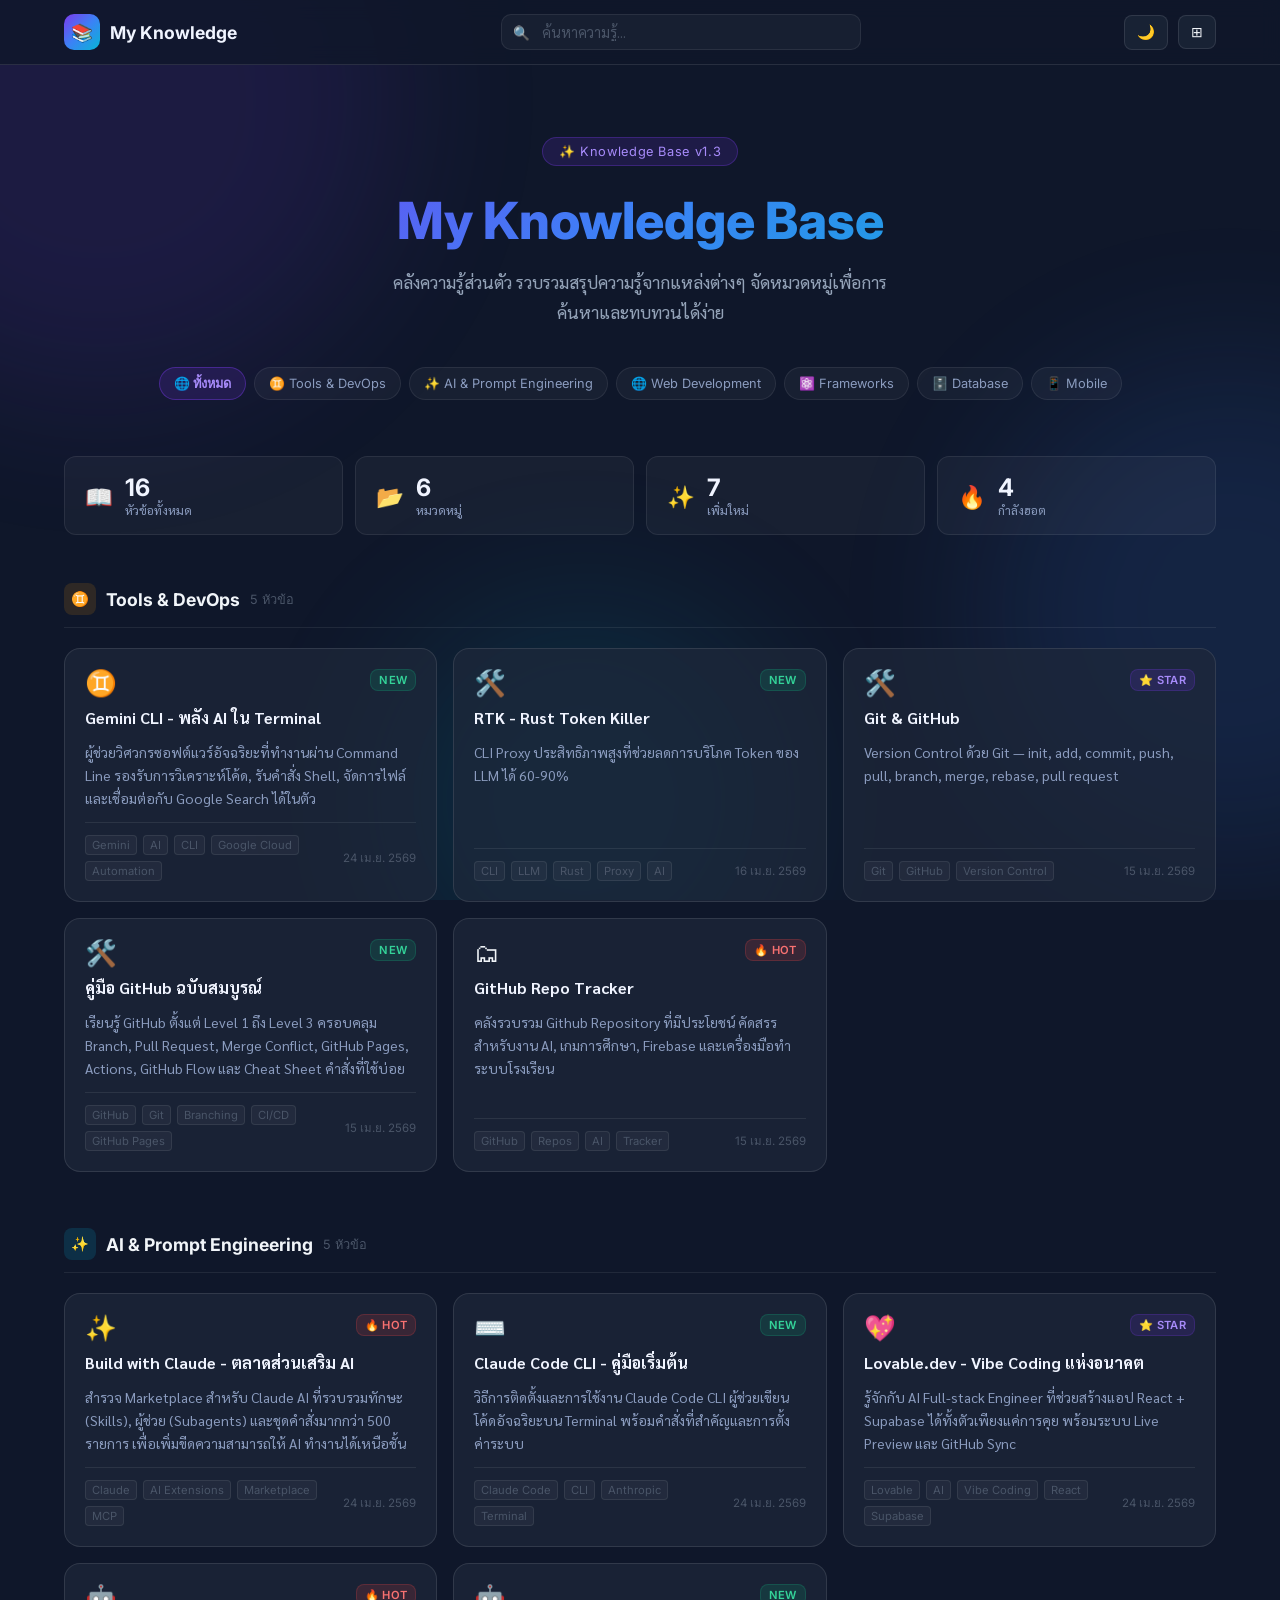
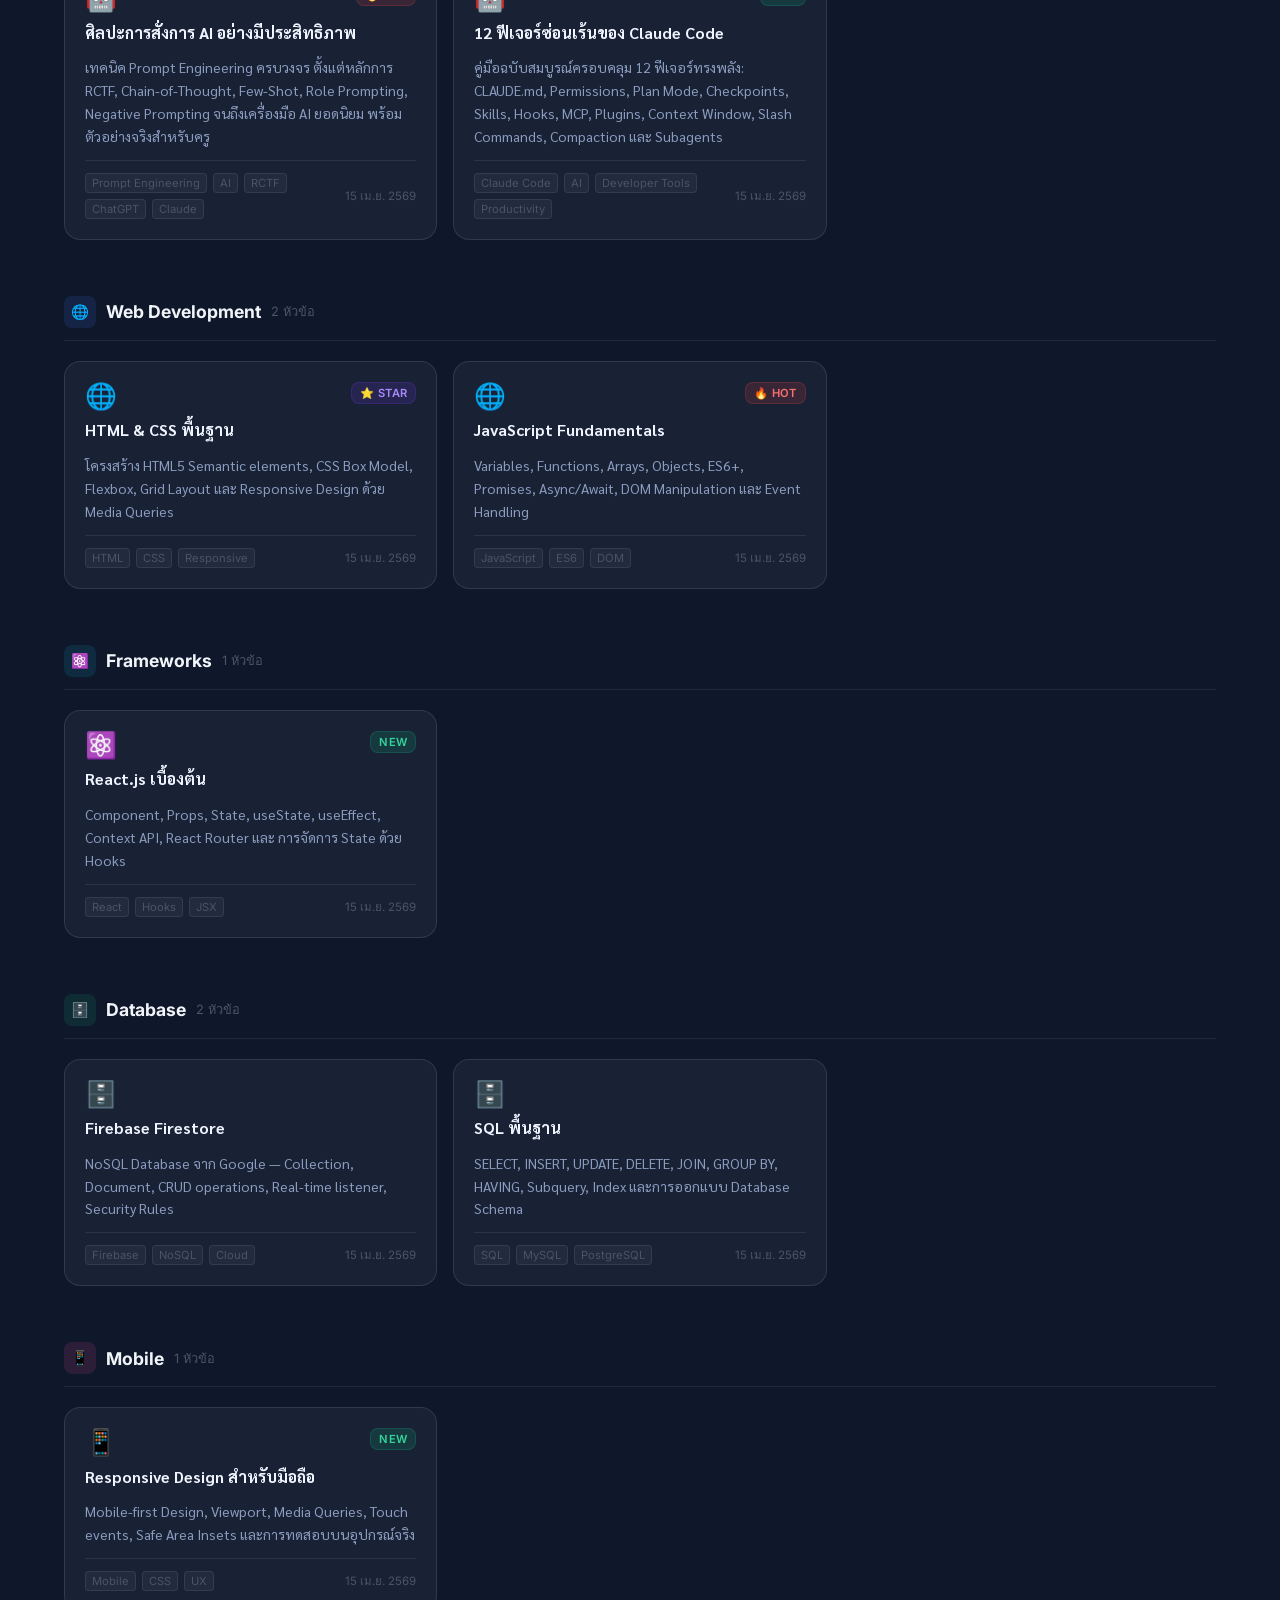
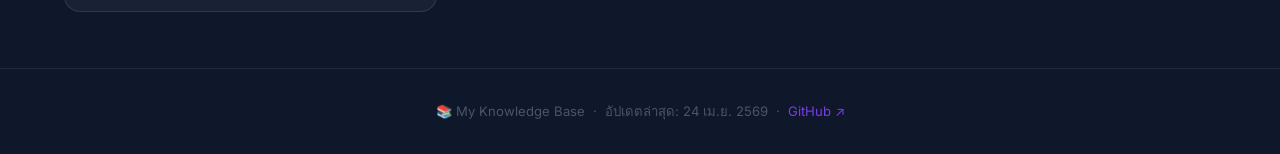
<file: index.html>
<!DOCTYPE html>
<html lang="th">
<head>
  <meta charset="UTF-8" />
  <meta name="viewport" content="width=device-width, initial-scale=1.0" />
  <title>My Knowledge Base — คลังความรู้ส่วนตัว</title>
  <meta name="description" content="คลังความรู้ส่วนตัว รวบรวมและจัดหมวดหมู่ความรู้ต่างๆ เพื่อการเรียนรู้ที่มีประสิทธิภาพ" />
  <link rel="preconnect" href="https://fonts.googleapis.com" />
  <link rel="preconnect" href="https://fonts.gstatic.com" crossorigin />
  <link href="https://fonts.googleapis.com/css2?family=Sarabun:wght@300;400;500;600;700&family=Inter:wght@300;400;500;600;700;800&display=swap" rel="stylesheet" />
  <link rel="stylesheet" href="css/index.css" />
  <style>
    :root {
      --bg-color: #f8fafc;
      --text-color: #1e293b;
      --card-bg: #ffffff;
      --card-border: #e2e8f0;
      --nav-bg: rgba(255, 255, 255, 0.8);
      --hero-sub: #64748b;
    }

    [data-theme="dark"] {
      --bg-color: #0f172a;
      --text-color: #f1f5f9;
      --card-bg: rgba(30, 41, 59, 0.7);
      --card-border: rgba(255, 255, 255, 0.1);
      --nav-bg: rgba(15, 23, 42, 0.8);
      --hero-sub: #94a3b8;
    }

    body { background-color: var(--bg-color); color: var(--text-color); transition: background 0.3s; }
    nav { background: var(--nav-bg) !important; backdrop-filter: blur(10px); border-bottom: 1px solid var(--card-border); }
    .card { background: var(--card-bg) !important; border: 1px solid var(--card-border) !important; color: var(--text-color) !important; }
    .hero-sub { color: var(--hero-sub) !important; }
    
    /* Layout Switch Styles */
    .list-view .cards-grid { grid-template-columns: 1fr !important; }
    .list-view .card { display: flex; flex-direction: row; align-items: center; gap: 20px; padding: 15px 25px; }
    .list-view .card-header { margin-bottom: 0; }
    .list-view .card-desc { display: -webkit-box; -webkit-line-clamp: 1; margin-bottom: 0; }
    .list-view .card-footer { margin-top: 0; margin-left: auto; border-top: none; padding-top: 0; }

    .controls-group { display: flex; gap: 10px; align-items: center; }
    .control-btn { 
      background: var(--card-bg); 
      border: 1px solid var(--card-border); 
      color: var(--text-color);
      padding: 8px 12px;
      border-radius: 8px;
      cursor: pointer;
      display: flex;
      align-items: center;
      gap: 6px;
      font-size: 0.9rem;
    }
    .control-btn:hover { background: var(--card-border); }
  </style>
</head>
<body data-theme="dark">
<div class="bg-orbs">
  <div class="orb orb-1"></div>
  <div class="orb orb-2"></div>
  <div class="orb orb-3"></div>
</div>

<div class="wrapper">
  <!-- NAVBAR -->
  <nav>
    <div class="container">
      <div class="nav-inner">
        <a href="#" class="nav-logo">
          <div class="nav-logo-icon">📚</div>
          My Knowledge
        </a>

        <div class="nav-search">
          <div class="search-wrap">
            <input
              type="search"
              class="search-box"
              id="search-input"
              placeholder="ค้นหาความรู้..."
              autocomplete="off"
            />
          </div>
        </div>

        <div class="controls-group">
          <button class="control-btn" id="theme-toggle" title="สลับโหมด มืด/สว่าง">
            <span id="theme-icon">🌙</span>
          </button>
          <button class="control-btn" id="layout-toggle" title="สลับมุมมอง Grid/List">
            <span id="layout-icon">⊞</span>
          </button>
        </div>
      </div>
    </div>
  </nav>

  <main class="container">
    <!-- HERO -->
    <section class="hero fade-in">
      <div class="hero-badge">✨ Knowledge Base v1.3</div>
      <h1>My Knowledge Base</h1>
      <p class="hero-sub">คลังความรู้ส่วนตัว รวบรวมสรุปความรู้จากแหล่งต่างๆ จัดหมวดหมู่เพื่อการค้นหาและทบทวนได้ง่าย</p>
      <div class="hero-tags" id="category-filters">
        <button class="hero-tag active" data-filter="all" id="btn-filter-all">🌐 ทั้งหมด</button>
      </div>
    </section>

    <!-- STATS -->
    <div class="stats-bar fade-in" id="stats-bar"></div>

    <!-- NO RESULTS -->
    <div id="no-results" style="display:none;">
      <div class="big-emoji">🔍</div>
      <h3>ไม่พบผลลัพธ์</h3>
      <p>ลองค้นหาด้วยคำอื่น หรือเลือกหมวดหมู่อื่น</p>
    </div>

    <!-- DYNAMIC SECTIONS -->
    <div id="knowledge-sections"></div>
  </main>

  <footer>
    <p>
      📚 My Knowledge Base &nbsp;·&nbsp;
      อัปเดตล่าสุด: <span id="last-updated"></span> &nbsp;·&nbsp;
      <a href="https://github.com/solamon2525/my_knowledge" target="_blank">GitHub ↗</a>
    </p>
  </footer>
</div>

<script src="data/knowledge_db.js"></script>
<script>
/* =====================================================
   ⚙️ ENGINE — ระบบอัตโนมัติขั้นสูง
   ===================================================== */

let currentFilter = 'all';
let currentSearch = '';
let currentLayout = 'grid';
let currentTheme = 'dark';

// ป้องกันปัญหา localStorage
try {
  currentLayout = localStorage.getItem('kb-layout') || 'grid';
  currentTheme = localStorage.getItem('kb-theme') || 'dark';
} catch (e) { console.error("LocalStorage blocked", e); }

// จัดเรียงข้อมูลทันที
if (typeof KNOWLEDGE !== 'undefined') {
  KNOWLEDGE.sort((a, b) => new Date(b.date) - new Date(a.date));
}

function updateIcons() {
  try {
    const themeIcon = document.getElementById('theme-icon');
    const layoutIcon = document.getElementById('layout-icon');
    if (themeIcon) themeIcon.textContent = currentTheme === 'dark' ? '🌙' : '☀️';
    if (layoutIcon) layoutIcon.textContent = currentLayout === 'grid' ? '⊞' : '〓';
  } catch (e) {}
}

function render() {
  if (typeof KNOWLEDGE === 'undefined') return;
  
  const q = currentSearch.toLowerCase().trim();
  let filtered = KNOWLEDGE.filter(item => {
    const matchCat = currentFilter === 'all' || item.category === currentFilter;
    const matchSearch = !q ||
      item.title.toLowerCase().includes(q) ||
      item.desc.toLowerCase().includes(q) ||
      item.tags.some(t => t.toLowerCase().includes(q)) ||
      item.category.toLowerCase().includes(q);
    return matchCat && matchSearch;
  });

  const grouped = groupByCategory(filtered);
  const sections = document.getElementById('knowledge-sections');
  const noResults = document.getElementById('no-results');

  if (!sections) return;

  if (filtered.length === 0) {
    sections.innerHTML = '';
    if (noResults) noResults.style.display = 'block';
    return;
  }
  if (noResults) noResults.style.display = 'none';

  sections.innerHTML = Object.entries(grouped).map(([catName, cat]) => `
    <section class="category-section">
      <div class="section-header">
        <div class="section-title">
          <div class="section-icon" style="background:${cat.color}22; color:${cat.color}">${cat.emoji}</div>
          ${catName}
          <span class="section-count">${cat.items.length} หัวข้อ</span>
        </div>
      </div>
      <div class="cards-grid">
        ${cat.items.map(item => cardHTML(item)).join('')}
      </div>
    </section>
  `).join('');
}

function groupByCategory(items) {
  return items.reduce((acc, item) => {
    if (!acc[item.category]) acc[item.category] = { emoji: item.emoji, color: item.color, items: [] };
    acc[item.category].items.push(item);
    return acc;
  }, {});
}

function badgeHTML(badge) {
  if (!badge) return '';
  const map = { new: ['badge-new','NEW'], hot: ['badge-hot','🔥 HOT'], update: ['badge-update','UPDATE'], star: ['badge-star','⭐ STAR'] };
  const [cls, label] = map[badge] || ['',''];
  return `<span class="badge ${cls}">${label}</span>`;
}

function cardHTML(item) {
  const q = currentSearch;
  return `
    <a class="card" href="${item.link}" ${item.link !== '#' ? 'target="_blank"' : 'onclick="return false"'} id="card-${item.id}">
      <div class="card-header">
        <div class="card-emoji">${item.emoji}</div>
        <div class="card-badges">${badgeHTML(item.badge)}</div>
      </div>
      <div class="card-title">${highlight(item.title, q)}</div>
      <div class="card-desc">${highlight(item.desc, q)}</div>
      <div class="card-footer">
        <div class="card-tags">
          ${item.tags.map(t => `<span class="card-tag">${highlight(t, q)}</span>`).join('')}
        </div>
        <div class="card-date">${formatDate(item.date)}</div>
      </div>
    </a>
  `;
}

function highlight(text, query) {
  if (!query) return text;
  const regex = new RegExp(`(${query.replace(/[.*+?^${}()|[\]\\]/g, '\\$&')})`, 'gi');
  return text.replace(regex, '<mark class="highlight">$1</mark>');
}

function formatDate(dateStr) {
  if (!dateStr) return '';
  const d = new Date(dateStr);
  return d.toLocaleDateString('th-TH', { year: 'numeric', month: 'short', day: 'numeric' });
}

function buildFilters() {
  const container = document.getElementById('category-filters');
  if (!container || typeof KNOWLEDGE === 'undefined') return;
  
  const cats = [...new Set(KNOWLEDGE.map(k => k.category))];
  const catObj = groupByCategory(KNOWLEDGE);
  const allBtn = document.getElementById('btn-filter-all');
  
  container.innerHTML = '';
  if (allBtn) container.appendChild(allBtn);

  cats.forEach(cat => {
    const btn = document.createElement('button');
    btn.className = 'hero-tag';
    btn.innerHTML = `${catObj[cat].emoji} ${cat}`;
    btn.onclick = function() { filterCategory(cat, this); };
    container.appendChild(btn);
  });

  try {
    document.getElementById('total-count').textContent = KNOWLEDGE.length;
    document.getElementById('cat-count').textContent = cats.length;
  } catch (e) {}
}

function buildStats() {
  const bar = document.getElementById('stats-bar');
  if (!bar || typeof KNOWLEDGE === 'undefined') return;
  const cats = groupByCategory(KNOWLEDGE);
  const totalNew = KNOWLEDGE.filter(k => k.badge === 'new').length;
  bar.innerHTML = `
    <div class="stat-card">
      <div class="stat-icon">📖</div>
      <div>
        <div class="stat-value">${KNOWLEDGE.length}</div>
        <div class="stat-label">หัวข้อทั้งหมด</div>
      </div>
    </div>
    <div class="stat-card">
      <div class="stat-icon">📂</div>
      <div>
        <div class="stat-value">${Object.keys(cats).length}</div>
        <div class="stat-label">หมวดหมู่</div>
      </div>
    </div>
    <div class="stat-card">
      <div class="stat-icon">✨</div>
      <div>
        <div class="stat-value">${totalNew}</div>
        <div class="stat-label">เพิ่มใหม่</div>
      </div>
    </div>
    <div class="stat-card">
      <div class="stat-icon">🔥</div>
      <div>
        <div class="stat-value">${KNOWLEDGE.filter(k=>k.badge==='hot').length}</div>
        <div class="stat-label">กำลังฮอต</div>
      </div>
    </div>
  `;
}

function filterCategory(cat, el) {
  currentFilter = cat;
  document.querySelectorAll('.hero-tag').forEach(b => b.classList.remove('active'));
  el.classList.add('active');
  render();
}

function updateLastUpdated() {
  const lastUpdatedEl = document.getElementById('last-updated');
  if (!lastUpdatedEl || typeof KNOWLEDGE === 'undefined') return;
  const dates = KNOWLEDGE.map(k => k.date).filter(Boolean).sort().reverse();
  lastUpdatedEl.textContent = dates[0] ? formatDate(dates[0]) : '-';
}

function init() {
  try {
    document.body.setAttribute('data-theme', currentTheme);
    if (currentLayout === 'list') document.body.classList.add('list-view');
    updateIcons();
    buildFilters();
    buildStats();
    render();
    updateLastUpdated();
  } catch (e) { console.error("Init error", e); }
}

// ผูกเหตุการณ์ปุ่ม
document.getElementById('theme-toggle').onclick = () => {
  currentTheme = currentTheme === 'dark' ? 'light' : 'dark';
  document.body.setAttribute('data-theme', currentTheme);
  try { localStorage.setItem('kb-theme', currentTheme); } catch(e){}
  updateIcons();
};

document.getElementById('layout-toggle').onclick = () => {
  currentLayout = currentLayout === 'grid' ? 'list' : 'grid';
  document.body.classList.toggle('list-view');
  try { localStorage.setItem('kb-layout', currentLayout); } catch(e){}
  updateIcons();
};

document.getElementById('btn-filter-all').onclick = function() { filterCategory('all', this); };
document.getElementById('search-input').oninput = function() {
  currentSearch = this.value;
  render();
};

// ** บังคับรันหลายระดับเพื่อความมั่นใจ **
window.onload = init;
document.addEventListener('DOMContentLoaded', init);
setTimeout(init, 100); // ประกันสุดท้ายถ้าทุกอย่างช้า
</script>
</body>
</html>
</file>
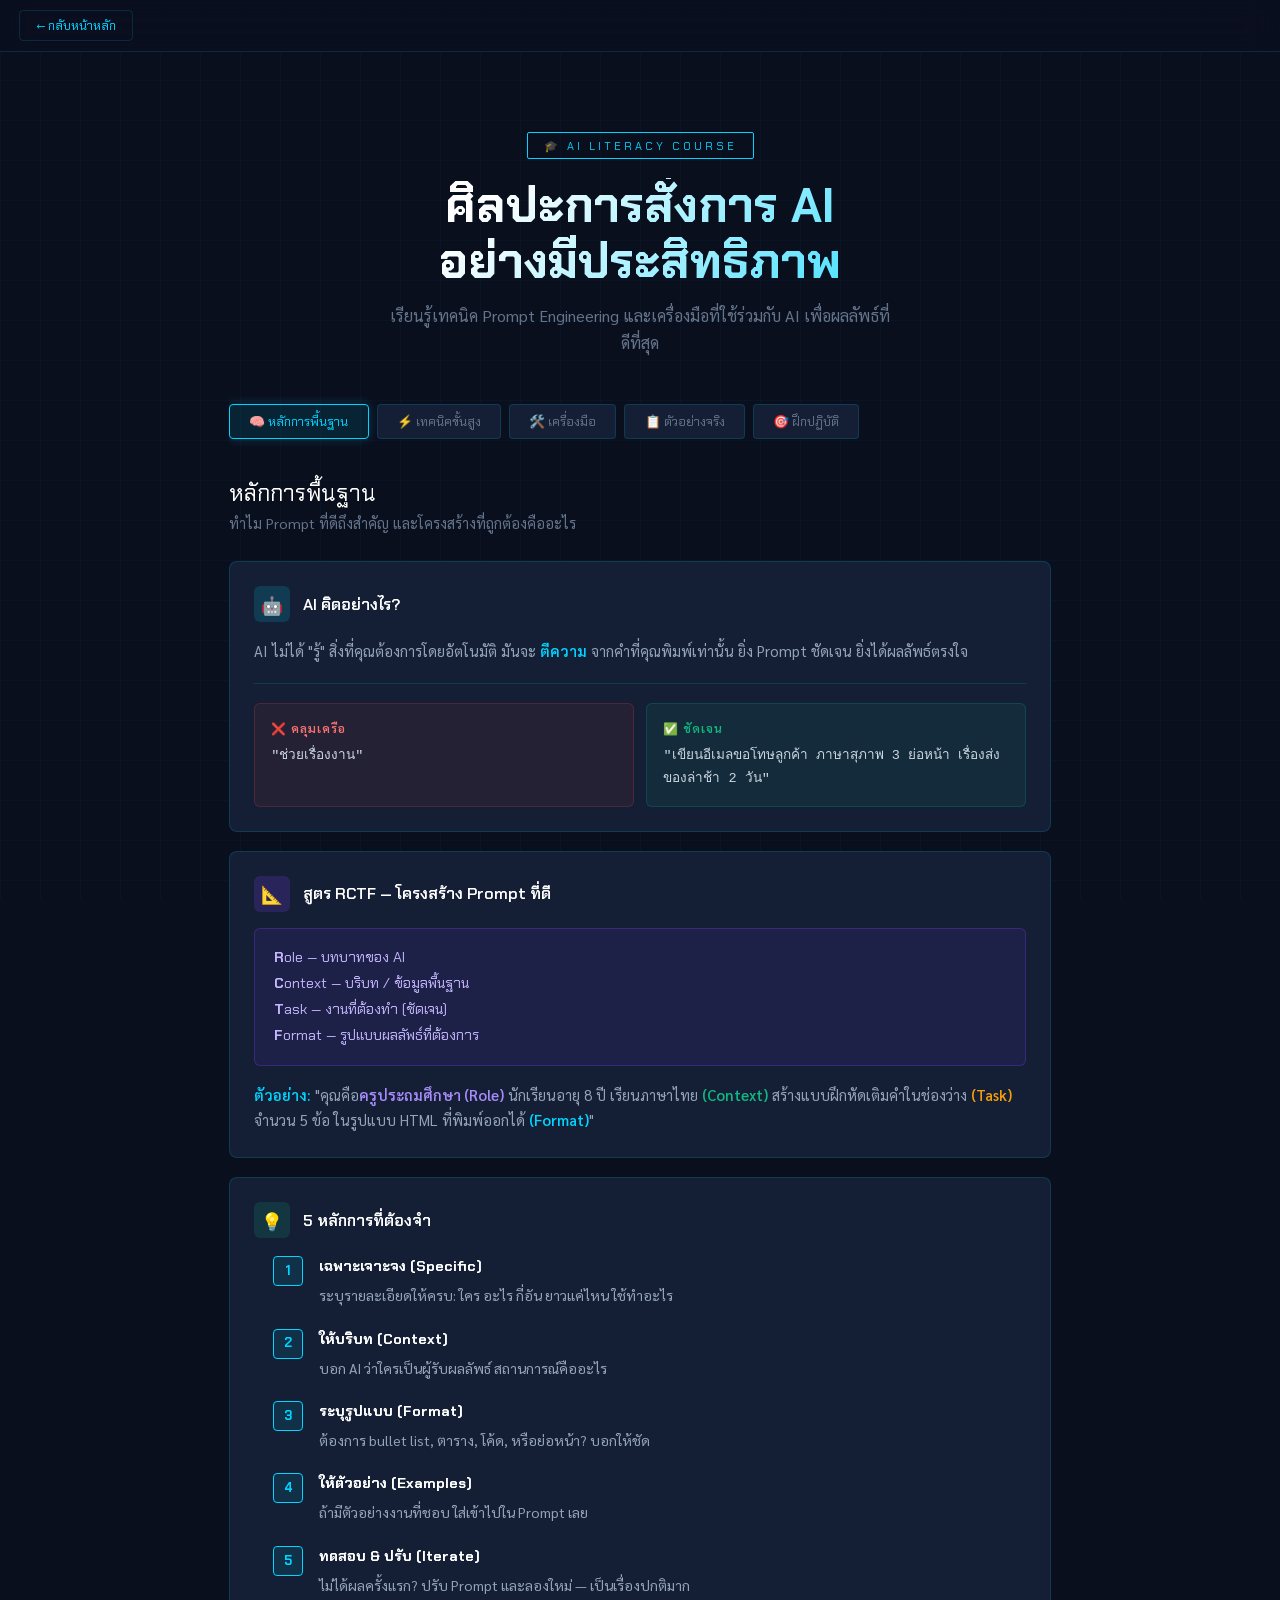
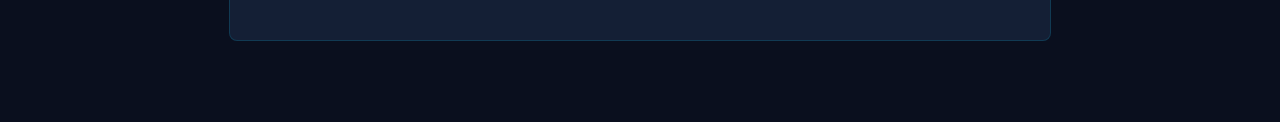
<file: ai-prompt-engineering.html>
<!DOCTYPE html>
<html lang="th">
<head>
<meta charset="UTF-8">
<meta name="viewport" content="width=device-width, initial-scale=1.0">
<title>ศิลปะการสั่งการ AI — My Knowledge Base</title>
<link href="https://fonts.googleapis.com/css2?family=Sarabun:wght@300;400;600;700&family=Chakra+Petch:wght@400;600;700&display=swap" rel="stylesheet">
<style>
  :root {
    --bg: #0a0f1e;
    --surface: #0f1829;
    --card: #141f35;
    --accent: #00d4ff;
    --accent2: #7c3aed;
    --accent3: #10b981;
    --warn: #f59e0b;
    --text: #e2e8f0;
    --muted: #64748b;
    --border: rgba(0,212,255,0.15);
  }

  * { margin: 0; padding: 0; box-sizing: border-box; }

  body {
    font-family: 'Sarabun', sans-serif;
    background: var(--bg);
    color: var(--text);
    min-height: 100vh;
    overflow-x: hidden;
  }

  body::before {
    content: '';
    position: fixed;
    inset: 0;
    background-image:
      linear-gradient(rgba(0,212,255,0.03) 1px, transparent 1px),
      linear-gradient(90deg, rgba(0,212,255,0.03) 1px, transparent 1px);
    background-size: 40px 40px;
    pointer-events: none;
    z-index: 0;
  }

  /* Back button */
  .back-bar {
    position: sticky;
    top: 0;
    z-index: 100;
    background: rgba(10,15,30,0.9);
    backdrop-filter: blur(16px);
    -webkit-backdrop-filter: blur(16px);
    border-bottom: 1px solid var(--border);
    padding: 0.6rem 1.2rem;
  }
  .back-btn {
    display: inline-flex;
    align-items: center;
    gap: 0.5rem;
    font-family: 'Chakra Petch', sans-serif;
    font-size: 0.8rem;
    color: var(--accent);
    text-decoration: none;
    border: 1px solid var(--border);
    padding: 0.4rem 1rem;
    border-radius: 4px;
    transition: all 0.2s;
  }
  .back-btn:hover {
    background: rgba(0,212,255,0.1);
    border-color: var(--accent);
  }

  .container {
    max-width: 860px;
    margin: 0 auto;
    padding: 2rem 1.2rem 4rem;
    position: relative;
    z-index: 1;
  }

  .hero {
    text-align: center;
    padding: 3rem 0 2.5rem;
  }

  .hero-badge {
    display: inline-block;
    font-family: 'Chakra Petch', sans-serif;
    font-size: 0.7rem;
    letter-spacing: 3px;
    text-transform: uppercase;
    color: var(--accent);
    border: 1px solid var(--accent);
    padding: 0.35rem 1rem;
    border-radius: 2px;
    margin-bottom: 1.2rem;
    animation: pulse-border 2s ease-in-out infinite;
  }

  @keyframes pulse-border {
    0%, 100% { box-shadow: 0 0 0 0 rgba(0,212,255,0); }
    50% { box-shadow: 0 0 12px 2px rgba(0,212,255,0.3); }
  }

  .hero h1 {
    font-family: 'Chakra Petch', sans-serif;
    font-size: clamp(1.8rem, 5vw, 3rem);
    font-weight: 700;
    line-height: 1.15;
    background: linear-gradient(135deg, #fff 30%, var(--accent) 100%);
    -webkit-background-clip: text;
    -webkit-text-fill-color: transparent;
    background-clip: text;
    margin-bottom: 0.8rem;
  }

  .hero p {
    color: var(--muted);
    font-size: 1rem;
    line-height: 1.7;
    max-width: 500px;
    margin: 0 auto;
  }

  .tabs {
    display: flex;
    gap: 0.5rem;
    overflow-x: auto;
    padding: 0.5rem 0;
    margin-bottom: 2rem;
    scrollbar-width: none;
  }
  .tabs::-webkit-scrollbar { display: none; }

  .tab {
    flex-shrink: 0;
    font-family: 'Chakra Petch', sans-serif;
    font-size: 0.8rem;
    padding: 0.5rem 1.2rem;
    border: 1px solid var(--border);
    background: var(--card);
    color: var(--muted);
    border-radius: 4px;
    cursor: pointer;
    transition: all 0.2s;
  }
  .tab:hover { color: var(--accent); border-color: var(--accent); }
  .tab.active {
    background: rgba(0,212,255,0.1);
    color: var(--accent);
    border-color: var(--accent);
    box-shadow: 0 0 12px rgba(0,212,255,0.2);
  }

  .section { display: none; animation: fadeIn 0.3s ease; }
  .section.active { display: block; }

  @keyframes fadeIn {
    from { opacity: 0; transform: translateY(8px); }
    to { opacity: 1; transform: translateY(0); }
  }

  .card {
    background: var(--card);
    border: 1px solid var(--border);
    border-radius: 8px;
    padding: 1.5rem;
    margin-bottom: 1.2rem;
    transition: border-color 0.2s;
  }
  .card:hover { border-color: rgba(0,212,255,0.35); }

  .card-header {
    display: flex;
    align-items: center;
    gap: 0.8rem;
    margin-bottom: 1rem;
  }

  .icon {
    width: 36px;
    height: 36px;
    border-radius: 6px;
    display: flex;
    align-items: center;
    justify-content: center;
    font-size: 1.1rem;
    flex-shrink: 0;
  }
  .icon-blue { background: rgba(0,212,255,0.15); }
  .icon-purple { background: rgba(124,58,237,0.2); }
  .icon-green { background: rgba(16,185,129,0.15); }
  .icon-amber { background: rgba(245,158,11,0.15); }

  .card h3 {
    font-family: 'Chakra Petch', sans-serif;
    font-size: 1rem;
    font-weight: 600;
    color: #fff;
  }
  .card p, .card li {
    font-size: 0.92rem;
    line-height: 1.75;
    color: #94a3b8;
  }
  .card ul { padding-left: 1.2rem; }
  .card li { margin-bottom: 0.3rem; }

  .tag {
    display: inline-block;
    font-size: 0.7rem;
    padding: 0.2rem 0.6rem;
    border-radius: 3px;
    font-family: 'Chakra Petch', sans-serif;
    margin: 0.1rem;
  }
  .tag-blue { background: rgba(0,212,255,0.12); color: var(--accent); }
  .tag-purple { background: rgba(124,58,237,0.2); color: #a78bfa; }
  .tag-green { background: rgba(16,185,129,0.12); color: var(--accent3); }
  .tag-amber { background: rgba(245,158,11,0.15); color: var(--warn); }

  .compare {
    display: grid;
    grid-template-columns: 1fr 1fr;
    gap: 0.8rem;
    margin-top: 1rem;
  }
  @media(max-width: 600px) { .compare { grid-template-columns: 1fr; } }

  .compare-block {
    border-radius: 6px;
    padding: 1rem;
    font-size: 0.88rem;
  }
  .bad {
    background: rgba(239,68,68,0.08);
    border: 1px solid rgba(239,68,68,0.2);
  }
  .good {
    background: rgba(16,185,129,0.08);
    border: 1px solid rgba(16,185,129,0.2);
  }
  .bad .label { color: #f87171; font-weight: 600; font-size: 0.75rem; letter-spacing: 1px; margin-bottom: 0.5rem; }
  .good .label { color: var(--accent3); font-weight: 600; font-size: 0.75rem; letter-spacing: 1px; margin-bottom: 0.5rem; }
  .compare-block code {
    font-family: monospace;
    font-size: 0.85rem;
    line-height: 1.6;
    color: #cbd5e1;
  }

  .formula {
    background: rgba(124,58,237,0.1);
    border: 1px solid rgba(124,58,237,0.3);
    border-radius: 6px;
    padding: 1rem 1.2rem;
    margin: 1rem 0;
    font-family: 'Chakra Petch', sans-serif;
    font-size: 0.9rem;
    color: #c4b5fd;
    line-height: 1.8;
  }

  .steps {
    counter-reset: step;
    list-style: none;
    padding: 0;
  }
  .steps li {
    counter-increment: step;
    display: flex;
    gap: 1rem;
    margin-bottom: 1.2rem;
    align-items: flex-start;
  }
  .steps li::before {
    content: counter(step);
    font-family: 'Chakra Petch', sans-serif;
    font-size: 0.8rem;
    font-weight: 700;
    color: var(--accent);
    background: rgba(0,212,255,0.1);
    border: 1px solid var(--accent);
    min-width: 28px;
    height: 28px;
    border-radius: 4px;
    display: flex;
    align-items: center;
    justify-content: center;
    flex-shrink: 0;
    margin-top: 2px;
  }
  .steps li .step-content h4 {
    font-family: 'Chakra Petch', sans-serif;
    font-size: 0.9rem;
    color: #fff;
    margin-bottom: 0.3rem;
  }
  .steps li .step-content p {
    font-size: 0.88rem;
    color: #94a3b8;
    line-height: 1.65;
  }

  .tool-grid {
    display: grid;
    grid-template-columns: repeat(auto-fill, minmax(240px, 1fr));
    gap: 1rem;
    margin-top: 1rem;
  }

  .tool-card {
    background: var(--card);
    border: 1px solid var(--border);
    border-radius: 8px;
    padding: 1.2rem;
    cursor: pointer;
    transition: all 0.2s;
  }
  .tool-card:hover {
    border-color: rgba(0,212,255,0.4);
    transform: translateY(-2px);
    box-shadow: 0 8px 24px rgba(0,0,0,0.3);
  }
  .tool-card .tool-icon { font-size: 1.6rem; margin-bottom: 0.7rem; }
  .tool-card h4 { font-family: 'Chakra Petch', sans-serif; font-size: 0.9rem; color: #fff; margin-bottom: 0.4rem; }
  .tool-card p { font-size: 0.82rem; color: var(--muted); line-height: 1.6; }
  .tool-card .tool-use { font-size: 0.75rem; color: var(--accent); margin-top: 0.5rem; }

  .practice-prompt {
    background: var(--surface);
    border: 1px solid var(--border);
    border-radius: 6px;
    padding: 1rem;
    font-size: 0.88rem;
    color: #94a3b8;
    margin: 0.8rem 0;
    line-height: 1.7;
  }

  .quiz-btn {
    background: rgba(0,212,255,0.1);
    border: 1px solid var(--accent);
    color: var(--accent);
    font-family: 'Chakra Petch', sans-serif;
    font-size: 0.82rem;
    padding: 0.5rem 1.2rem;
    border-radius: 4px;
    cursor: pointer;
    transition: all 0.2s;
    margin: 0.3rem;
  }
  .quiz-btn:hover { background: rgba(0,212,255,0.2); }
  .quiz-btn.correct { background: rgba(16,185,129,0.2); border-color: var(--accent3); color: var(--accent3); }
  .quiz-btn.wrong { background: rgba(239,68,68,0.1); border-color: #f87171; color: #f87171; }

  .feedback { margin-top: 0.8rem; font-size: 0.85rem; min-height: 1.5rem; }
  .feedback.ok { color: var(--accent3); }
  .feedback.err { color: #f87171; }

  .section-title {
    font-family: 'Chakra Petch', sans-serif;
    font-size: 1.4rem;
    color: #fff;
    margin-bottom: 0.4rem;
  }
  .section-sub {
    font-size: 0.9rem;
    color: var(--muted);
    margin-bottom: 1.8rem;
  }

  .divider {
    border: none;
    border-top: 1px solid var(--border);
    margin: 1.2rem 0;
  }

  .hi { color: var(--accent); font-weight: 600; }
  .hi-purple { color: #a78bfa; font-weight: 600; }
  .hi-green { color: var(--accent3); font-weight: 600; }
  .hi-amber { color: var(--warn); font-weight: 600; }
</style>
</head>
<body>

<!-- BACK BAR -->
<div class="back-bar">
  <a href="index.html" class="back-btn">← กลับหน้าหลัก</a>
</div>

<div class="container">

  <div class="hero">
    <div class="hero-badge">🎓 AI Literacy Course</div>
    <h1>ศิลปะการสั่งการ AI<br>อย่างมีประสิทธิภาพ</h1>
    <p>เรียนรู้เทคนิค Prompt Engineering และเครื่องมือที่ใช้ร่วมกับ AI เพื่อผลลัพธ์ที่ดีที่สุด</p>
  </div>

  <div class="tabs">
    <button class="tab active" onclick="showTab('basics', this)">🧠 หลักการพื้นฐาน</button>
    <button class="tab" onclick="showTab('techniques', this)">⚡ เทคนิคขั้นสูง</button>
    <button class="tab" onclick="showTab('tools', this)">🛠️ เครื่องมือ</button>
    <button class="tab" onclick="showTab('examples', this)">📋 ตัวอย่างจริง</button>
    <button class="tab" onclick="showTab('practice', this)">🎯 ฝึกปฏิบัติ</button>
  </div>

  <!-- BASICS -->
  <div class="section active" id="basics">
    <div class="section-title">หลักการพื้นฐาน</div>
    <div class="section-sub">ทำไม Prompt ที่ดีถึงสำคัญ และโครงสร้างที่ถูกต้องคืออะไร</div>

    <div class="card">
      <div class="card-header">
        <div class="icon icon-blue">🤖</div>
        <h3>AI คิดอย่างไร?</h3>
      </div>
      <p>AI ไม่ได้ "รู้" สิ่งที่คุณต้องการโดยอัตโนมัติ มันจะ <span class="hi">ตีความ</span> จากคำที่คุณพิมพ์เท่านั้น ยิ่ง Prompt ชัดเจน ยิ่งได้ผลลัพธ์ตรงใจ</p>
      <hr class="divider">
      <div class="compare">
        <div class="compare-block bad">
          <div class="label">❌ คลุมเครือ</div>
          <code>"ช่วยเรื่องงาน"</code>
        </div>
        <div class="compare-block good">
          <div class="label">✅ ชัดเจน</div>
          <code>"เขียนอีเมลขอโทษลูกค้า ภาษาสุภาพ 3 ย่อหน้า เรื่องส่งของล่าช้า 2 วัน"</code>
        </div>
      </div>
    </div>

    <div class="card">
      <div class="card-header">
        <div class="icon icon-purple">📐</div>
        <h3>สูตร RCTF — โครงสร้าง Prompt ที่ดี</h3>
      </div>
      <div class="formula">
        <strong>R</strong>ole — บทบาทของ AI<br>
        <strong>C</strong>ontext — บริบท / ข้อมูลพื้นฐาน<br>
        <strong>T</strong>ask — งานที่ต้องทำ (ชัดเจน)<br>
        <strong>F</strong>ormat — รูปแบบผลลัพธ์ที่ต้องการ
      </div>
      <p><span class="hi">ตัวอย่าง:</span> "คุณคือ<span class="hi-purple">ครูประถมศึกษา (Role)</span> นักเรียนอายุ 8 ปี เรียนภาษาไทย <span class="hi-green">(Context)</span> สร้างแบบฝึกหัดเติมคำในช่องว่าง <span class="hi-amber">(Task)</span> จำนวน 5 ข้อ ในรูปแบบ HTML ที่พิมพ์ออกได้ <span class="hi">(Format)</span>"</p>
    </div>

    <div class="card">
      <div class="card-header">
        <div class="icon icon-green">💡</div>
        <h3>5 หลักการที่ต้องจำ</h3>
      </div>
      <ul class="steps">
        <li><div class="step-content"><h4>เฉพาะเจาะจง (Specific)</h4><p>ระบุรายละเอียดให้ครบ: ใคร อะไร กี่อัน ยาวแค่ไหน ใช้ทำอะไร</p></div></li>
        <li><div class="step-content"><h4>ให้บริบท (Context)</h4><p>บอก AI ว่าใครเป็นผู้รับผลลัพธ์ สถานการณ์คืออะไร</p></div></li>
        <li><div class="step-content"><h4>ระบุรูปแบบ (Format)</h4><p>ต้องการ bullet list, ตาราง, โค้ด, หรือย่อหน้า? บอกให้ชัด</p></div></li>
        <li><div class="step-content"><h4>ให้ตัวอย่าง (Examples)</h4><p>ถ้ามีตัวอย่างงานที่ชอบ ใส่เข้าไปใน Prompt เลย</p></div></li>
        <li><div class="step-content"><h4>ทดสอบ &amp; ปรับ (Iterate)</h4><p>ไม่ได้ผลครั้งแรก? ปรับ Prompt และลองใหม่ — เป็นเรื่องปกติมาก</p></div></li>
      </ul>
    </div>
  </div>

  <!-- TECHNIQUES -->
  <div class="section" id="techniques">
    <div class="section-title">เทคนิคขั้นสูง</div>
    <div class="section-sub">วิธีดึงประสิทธิภาพสูงสุดจาก AI</div>

    <div class="card">
      <div class="card-header">
        <div class="icon icon-purple">🧩</div>
        <h3>Chain-of-Thought — ให้ AI คิดทีละขั้น</h3>
      </div>
      <p>เพิ่มวลี <span class="hi">"คิดทีละขั้นตอน"</span> หรือ <span class="hi">"อธิบายเหตุผลก่อนตอบ"</span> ช่วยให้ AI แก้ปัญหาซับซ้อนได้ดีขึ้น</p>
      <div class="compare">
        <div class="compare-block bad">
          <div class="label">❌ ธรรมดา</div>
          <code>"ข้อสอบนี้ตอบว่าอะไร?"</code>
        </div>
        <div class="compare-block good">
          <div class="label">✅ Chain-of-Thought</div>
          <code>"วิเคราะห์โจทย์นี้ทีละขั้น แล้วระบุคำตอบพร้อมเหตุผล"</code>
        </div>
      </div>
    </div>

    <div class="card">
      <div class="card-header">
        <div class="icon icon-blue">🎭</div>
        <h3>Role Prompting — กำหนดบทบาท</h3>
      </div>
      <p>บอก AI ว่าควรเป็น "ใคร" เพื่อปรับน้ำเสียง ความเชี่ยวชาญ และสไตล์การตอบ</p>
      <div class="practice-prompt">
        🔹 <span class="hi">"คุณคือนักออกแบบ UX มืออาชีพ"</span> → ตอบในมุมมองการใช้งาน<br>
        🔹 <span class="hi">"คุณคือครูสอนภาษาไทย ป.3"</span> → ใช้ภาษาเด็กเข้าใจง่าย<br>
        🔹 <span class="hi">"คุณคือนักวิเคราะห์ข้อมูล"</span> → ให้ตัวเลข สถิติ เหตุผล
      </div>
    </div>

    <div class="card">
      <div class="card-header">
        <div class="icon icon-green">📝</div>
        <h3>Few-Shot Prompting — สอนด้วยตัวอย่าง</h3>
      </div>
      <p>ใส่ตัวอย่าง input → output ก่อน แล้วให้ทำรูปแบบเดิม</p>
      <div class="practice-prompt">
        <span class="hi-purple">ตัวอย่าง:</span><br>
        คำ: แมว → ประโยค: "แมวตัวนี้ขนนุ่มมาก"<br>
        คำ: ดอกไม้ → ประโยค: "ดอกไม้ในสวนบานสะพรั่ง"<br>
        <br>
        ตอนนี้ทำเหมือนกัน:<br>
        คำ: ท้องฟ้า → ประโยค: <span class="hi">???</span>
      </div>
    </div>

    <div class="card">
      <div class="card-header">
        <div class="icon icon-amber">🚫</div>
        <h3>Negative Prompting — บอกสิ่งที่ไม่ต้องการ</h3>
      </div>
      <p>ระบุสิ่งที่ <span class="hi-amber">ไม่ต้องการ</span> ช่วยตัดสิ่งที่ไม่เกี่ยวออก</p>
      <div class="compare">
        <div class="compare-block bad">
          <div class="label">❌ ไม่มี Constraint</div>
          <code>"อธิบาย AI ให้ฉันฟัง"</code>
        </div>
        <div class="compare-block good">
          <div class="label">✅ มี Constraint</div>
          <code>"อธิบาย AI ให้นักเรียน ป.4 ฟัง ไม่ใช้ศัพท์เทคนิค ไม่เกิน 5 ประโยค"</code>
        </div>
      </div>
    </div>

    <div class="card">
      <div class="card-header">
        <div class="icon icon-blue">🔄</div>
        <h3>Prompt Chaining — แบ่งงานใหญ่เป็นชิ้นเล็ก</h3>
      </div>
      <ul class="steps">
        <li><div class="step-content"><h4>Prompt 1: วางโครงร่าง</h4><p>"วางหัวข้อหลัก 5 ข้อสำหรับบทเรียนเรื่อง..."</p></div></li>
        <li><div class="step-content"><h4>Prompt 2: ขยายแต่ละหัวข้อ</h4><p>"นำหัวข้อที่ 2 มาเขียนเป็นเนื้อหา 2 ย่อหน้า"</p></div></li>
        <li><div class="step-content"><h4>Prompt 3: สร้างแบบฝึกหัด</h4><p>"จากเนื้อหาด้านบน สร้างคำถาม 3 ข้อ"</p></div></li>
      </ul>
    </div>
  </div>

  <!-- TOOLS -->
  <div class="section" id="tools">
    <div class="section-title">เครื่องมือที่ใช้ร่วมกับ AI</div>
    <div class="section-sub">เครื่องมือแต่ละอย่างเหมาะกับงานประเภทไหน</div>

    <div class="tool-grid">
      <div class="tool-card">
        <div class="tool-icon">💬</div>
        <h4>Claude / ChatGPT</h4>
        <p>AI สนทนา เขียนเนื้อหา วิเคราะห์ข้อมูล และโค้ด</p>
        <div class="tool-use">→ งานเขียน, อธิบาย, ตอบคำถาม</div>
      </div>
      <div class="tool-card">
        <div class="tool-icon">🎨</div>
        <h4>Midjourney / DALL-E</h4>
        <p>สร้างภาพจาก Prompt ข้อความ</p>
        <div class="tool-use">→ สื่อการสอน, โปสเตอร์</div>
      </div>
      <div class="tool-card">
        <div class="tool-icon">🔍</div>
        <h4>Perplexity AI</h4>
        <p>ค้นหาข้อมูลล่าสุดจากอินเทอร์เน็ต พร้อมแหล่งอ้างอิง</p>
        <div class="tool-use">→ ค้นคว้า, ตรวจข้อเท็จจริง</div>
      </div>
      <div class="tool-card">
        <div class="tool-icon">📊</div>
        <h4>Notion AI</h4>
        <p>AI ในแพลตฟอร์มจัดการงานและเอกสาร</p>
        <div class="tool-use">→ จดบันทึก, สรุปประชุม</div>
      </div>
      <div class="tool-card">
        <div class="tool-icon">🎵</div>
        <h4>Suno / Udio</h4>
        <p>สร้างเพลงจากคำอธิบาย</p>
        <div class="tool-use">→ เพลงประกอบการสอน</div>
      </div>
      <div class="tool-card">
        <div class="tool-icon">🎬</div>
        <h4>Runway / Kling</h4>
        <p>สร้างวิดีโอจากข้อความหรือภาพ</p>
        <div class="tool-use">→ สื่อวิดีโอการเรียน</div>
      </div>
      <div class="tool-card">
        <div class="tool-icon">💻</div>
        <h4>GitHub Copilot</h4>
        <p>AI ช่วยเขียนโค้ดแบบ Real-time</p>
        <div class="tool-use">→ พัฒนาโปรแกรม, เกม</div>
      </div>
      <div class="tool-card">
        <div class="tool-icon">📑</div>
        <h4>Google NotebookLM</h4>
        <p>อัปโหลดเอกสาร แล้วถามคำถามกับเนื้อหา</p>
        <div class="tool-use">→ สรุปหนังสือ, วิจัย</div>
      </div>
    </div>

    <div class="card" style="margin-top: 1.5rem;">
      <div class="card-header">
        <div class="icon icon-amber">⚖️</div>
        <h3>เลือกเครื่องมือให้เหมาะกับงาน</h3>
      </div>
      <div style="display: grid; grid-template-columns: 1fr 1fr; gap: 0.6rem; margin-top: 0.5rem;">
        <div style="background: rgba(0,212,255,0.05); border: 1px solid var(--border); border-radius: 6px; padding: 0.8rem;">
          <div style="font-family: 'Chakra Petch', sans-serif; font-size: 0.8rem; color: var(--accent); margin-bottom: 0.5rem;">เขียน / วิเคราะห์</div>
          <p style="font-size: 0.82rem; color: #94a3b8;">Claude, ChatGPT, Gemini</p>
        </div>
        <div style="background: rgba(124,58,237,0.05); border: 1px solid var(--border); border-radius: 6px; padding: 0.8rem;">
          <div style="font-family: 'Chakra Petch', sans-serif; font-size: 0.8rem; color: #a78bfa; margin-bottom: 0.5rem;">สร้างภาพ</div>
          <p style="font-size: 0.82rem; color: #94a3b8;">Midjourney, DALL-E, Stable Diffusion</p>
        </div>
        <div style="background: rgba(16,185,129,0.05); border: 1px solid var(--border); border-radius: 6px; padding: 0.8rem;">
          <div style="font-family: 'Chakra Petch', sans-serif; font-size: 0.8rem; color: var(--accent3); margin-bottom: 0.5rem;">ค้นหาข้อมูล</div>
          <p style="font-size: 0.82rem; color: #94a3b8;">Perplexity, Bing AI, Google Gemini</p>
        </div>
        <div style="background: rgba(245,158,11,0.05); border: 1px solid var(--border); border-radius: 6px; padding: 0.8rem;">
          <div style="font-family: 'Chakra Petch', sans-serif; font-size: 0.8rem; color: var(--warn); margin-bottom: 0.5rem;">สร้างสื่อมัลติมีเดีย</div>
          <p style="font-size: 0.82rem; color: #94a3b8;">Suno (เพลง), Runway (วิดีโอ), ElevenLabs (เสียง)</p>
        </div>
      </div>
    </div>
  </div>

  <!-- EXAMPLES -->
  <div class="section" id="examples">
    <div class="section-title">ตัวอย่างจริงสำหรับครู</div>
    <div class="section-sub">Prompt ที่ใช้ได้จริงในบริบทโรงเรียน</div>

    <div class="card">
      <div class="card-header">
        <div class="icon icon-green">📚</div>
        <h3>สร้างแผนการสอน</h3>
      </div>
      <div class="practice-prompt">
        <span class="hi">Prompt:</span><br>
        "คุณคือครูภาษาไทยประถมศึกษาปีที่ 3 สร้างแผนการสอนเรื่อง <span class="hi-purple">'การแต่งประโยค'</span> สำหรับนักเรียน 30 คน เวลา 50 นาที<br><br>
        รูปแบบ:<br>
        - จุดประสงค์การเรียนรู้ (3 ข้อ)<br>
        - กิจกรรมแบ่งเป็น 3 ช่วง (นำเข้า / สอน / สรุป)<br>
        - สื่อที่ใช้<br>
        - การวัดผล<br><br>
        ใช้กิจกรรมที่สนุก เน้นการมีส่วนร่วม"
      </div>
      <div style="margin-top: 0.5rem;">
        <span class="tag tag-green">✓ มี Role</span>
        <span class="tag tag-blue">✓ มี Context</span>
        <span class="tag tag-purple">✓ ระบุ Format</span>
        <span class="tag tag-amber">✓ ระบุ Tone</span>
      </div>
    </div>

    <div class="card">
      <div class="card-header">
        <div class="icon icon-blue">✍️</div>
        <h3>สร้างข้อสอบ</h3>
      </div>
      <div class="practice-prompt">
        <span class="hi">Prompt:</span><br>
        "สร้างข้อสอบปรนัย 4 ตัวเลือก จำนวน <span class="hi-purple">10 ข้อ</span> วิชาวิทยาศาสตร์ ป.4 เรื่อง <span class="hi-purple">'ระบบสุริยะ'</span><br><br>
        กระจายระดับ: ความจำ 3 ข้อ, ความเข้าใจ 4 ข้อ, ประยุกต์ 3 ข้อ<br>
        ออกเป็น JSON: { id, question, choices[4], answer, level }<br>
        ใช้ภาษาที่เด็ก ป.4 เข้าใจได้"
      </div>
    </div>

    <div class="card">
      <div class="card-header">
        <div class="icon icon-purple">🎮</div>
        <h3>สร้างเกมการศึกษา (สำหรับ Dev)</h3>
      </div>
      <div class="practice-prompt">
        <span class="hi">Prompt:</span><br>
        "สร้าง HTML เกม Quiz แบบ Single-file ไม่ใช้ Library ภายนอก<br><br>
        Spec:<br>
        - คำถามสะกดคำภาษาไทย 5 ข้อ<br>
        - แสดงตัวเลือก 4 ตัว สุ่มตำแหน่ง<br>
        - นับคะแนน + แสดง Progress bar<br>
        - เสียง feedback ด้วย Web Audio API (ถูก=เสียงสูง, ผิด=เสียงต่ำ)<br>
        - Responsive ใช้ได้บนมือถือ<br>
        - สีหลัก: น้ำเงิน #1e40af"
      </div>
    </div>

    <div class="card">
      <div class="card-header">
        <div class="icon icon-amber">📧</div>
        <h3>เขียนเอกสารราชการ</h3>
      </div>
      <div class="practice-prompt">
        <span class="hi">Prompt:</span><br>
        "ร่างหนังสือราชการภายนอก จาก: ผู้อำนวยการโรงเรียนบ้านคำไผ่ ถึง: สพป.อุดรธานี เขต 1<br><br>
        เรื่อง: ขอรับการสนับสนุนงบประมาณซ่อมแซมห้องสมุด<br>
        รายละเอียด: ห้องสมุดชำรุด หลังคารั่ว ต้องการงบ 150,000 บาท<br><br>
        ใช้รูปแบบหนังสือราชการไทยมาตรฐาน ภาษาทางการ"
      </div>
    </div>
  </div>

  <!-- PRACTICE -->
  <div class="section" id="practice">
    <div class="section-title">ฝึกปฏิบัติ</div>
    <div class="section-sub">ทดสอบความเข้าใจ Prompt Engineering</div>

    <div class="card" id="q1-card">
      <div class="card-header">
        <div class="icon icon-blue">❓</div>
        <h3>ข้อ 1: Prompt ไหนดีกว่ากัน?</h3>
      </div>
      <p style="color: #94a3b8; font-size: 0.9rem; margin-bottom: 1rem;">ต้องการให้ AI ช่วยสร้างบทเรียนภาษาไทย</p>
      <button class="quiz-btn" onclick="answer('q1','a','b',event)">A: "ช่วยสอนภาษาไทยหน่อย"</button>
      <button class="quiz-btn" onclick="answer('q1','b','b',event)">B: "สร้างบทเรียนอ่านคำ ป.1 จำนวน 10 คำ พร้อมประโยคตัวอย่าง 1 ประโยคต่อคำ"</button>
      <div class="feedback" id="q1-feedback"></div>
    </div>

    <div class="card" id="q2-card">
      <div class="card-header">
        <div class="icon icon-purple">❓</div>
        <h3>ข้อ 2: ส่วนไหนในสูตร RCTF ที่ขาดไป?</h3>
      </div>
      <div class="practice-prompt">"เขียนแผนการสอน 50 นาที วิชาคณิตศาสตร์ ป.3 เรื่องการบวกลบ"</div>
      <button class="quiz-btn" onclick="answer('q2','role','role',event)">Role (บทบาท AI)</button>
      <button class="quiz-btn" onclick="answer('q2','format','role',event)">Format (รูปแบบ)</button>
      <button class="quiz-btn" onclick="answer('q2','context','role',event)">Context (บริบท)</button>
      <div class="feedback" id="q2-feedback"></div>
    </div>

    <div class="card" id="q3-card">
      <div class="card-header">
        <div class="icon icon-green">❓</div>
        <h3>ข้อ 3: เทคนิคไหนที่ใช้อยู่?</h3>
      </div>
      <div class="practice-prompt">"ตาราง 1: ชื่อ=มานะ, วิชาโปรด=ภาษาไทย<br>ตาราง 2: ชื่อ=สมใจ, วิชาโปรด=คณิตศาสตร์<br>ตาราง 3: ชื่อ=วิไล, วิชาโปรด=???"</div>
      <button class="quiz-btn" onclick="answer('q3','cot','few',event)">Chain-of-Thought</button>
      <button class="quiz-btn" onclick="answer('q3','few','few',event)">Few-Shot Prompting</button>
      <button class="quiz-btn" onclick="answer('q3','role','few',event)">Role Prompting</button>
      <button class="quiz-btn" onclick="answer('q3','neg','few',event)">Negative Prompting</button>
      <div class="feedback" id="q3-feedback"></div>
    </div>

    <div class="card" id="mood-card">
      <div class="card-header">
        <div class="icon icon-amber">🚀</div>
        <h3>ความรู้สึกตอนนี้?</h3>
      </div>
      <p style="color: #94a3b8; font-size: 0.9rem; margin-bottom: 1rem;">หลังเรียนเรื่องนี้แล้ว คุณรู้สึกอย่างไร?</p>
      <button class="quiz-btn" onclick="mood(this)">😊 พร้อมทดลองแล้ว!</button>
      <button class="quiz-btn" onclick="mood(this)">🤔 ยังต้องศึกษาเพิ่ม</button>
      <button class="quiz-btn" onclick="mood(this)">🔥 อยากสร้างอะไรเลย!</button>
      <div class="feedback" id="mood-feedback"></div>
    </div>
  </div>

</div>

<script>
function showTab(id, el) {
  document.querySelectorAll('.section').forEach(s => s.classList.remove('active'));
  document.querySelectorAll('.tab').forEach(t => t.classList.remove('active'));
  document.getElementById(id).classList.add('active');
  el.classList.add('active');
}

function answer(qid, chosen, correct, e) {
  const fb = document.getElementById(qid + '-feedback');
  const btns = document.querySelectorAll(`#${qid}-card .quiz-btn`);
  btns.forEach(b => b.disabled = true);

  if (chosen === correct) {
    e.target.classList.add('correct');
    const msgs = {
      q1: '✅ ถูกต้อง! Prompt B ระบุประเภท ระดับชั้น จำนวน และรูปแบบ ครบถ้วน',
      q2: '✅ ถูกต้อง! ขาด Role — ควรบอกว่า "คุณคือครูคณิตศาสตร์" เพื่อให้ AI ตอบในมุมมองครู',
      q3: '✅ ถูกต้อง! นี่คือ Few-Shot — ให้ตัวอย่างรูปแบบก่อน แล้วให้ AI ทำต่อ'
    };
    fb.textContent = msgs[qid];
    fb.className = 'feedback ok';
  } else {
    e.target.classList.add('wrong');
    const hints = {
      q1: '❌ ลองคิดดูว่า Prompt ไหนมีรายละเอียดครบกว่า',
      q2: '❌ Prompt นี้มีบริบทและงาน แต่ขาดบทบาทของ AI',
      q3: '❌ สังเกตว่า Prompt ใช้ตัวอย่าง 2 ตัวก่อน แล้วให้ทำต่อ นี่คือเทคนิคใด?'
    };
    fb.textContent = hints[qid];
    fb.className = 'feedback err';
  }
}

function mood(btn) {
  const fb = document.getElementById('mood-feedback');
  const t = btn.textContent;
  document.querySelectorAll('#mood-card .quiz-btn').forEach(b => b.disabled = true);
  btn.classList.add('correct');
  if (t.includes('พร้อม')) fb.textContent = '🎉 เยี่ยม! เริ่มทดลองกับงานจริงได้เลย';
  else if (t.includes('ยัง')) fb.textContent = '📖 ปกติมาก! ลองกลับไปอ่านส่วน "เทคนิคขั้นสูง" อีกรอบ';
  else fb.textContent = '🔥 ไปเลย! Claude พร้อมช่วยทุกอย่าง';
  fb.className = 'feedback ok';
}
</script>
</body>
</html>
</file>
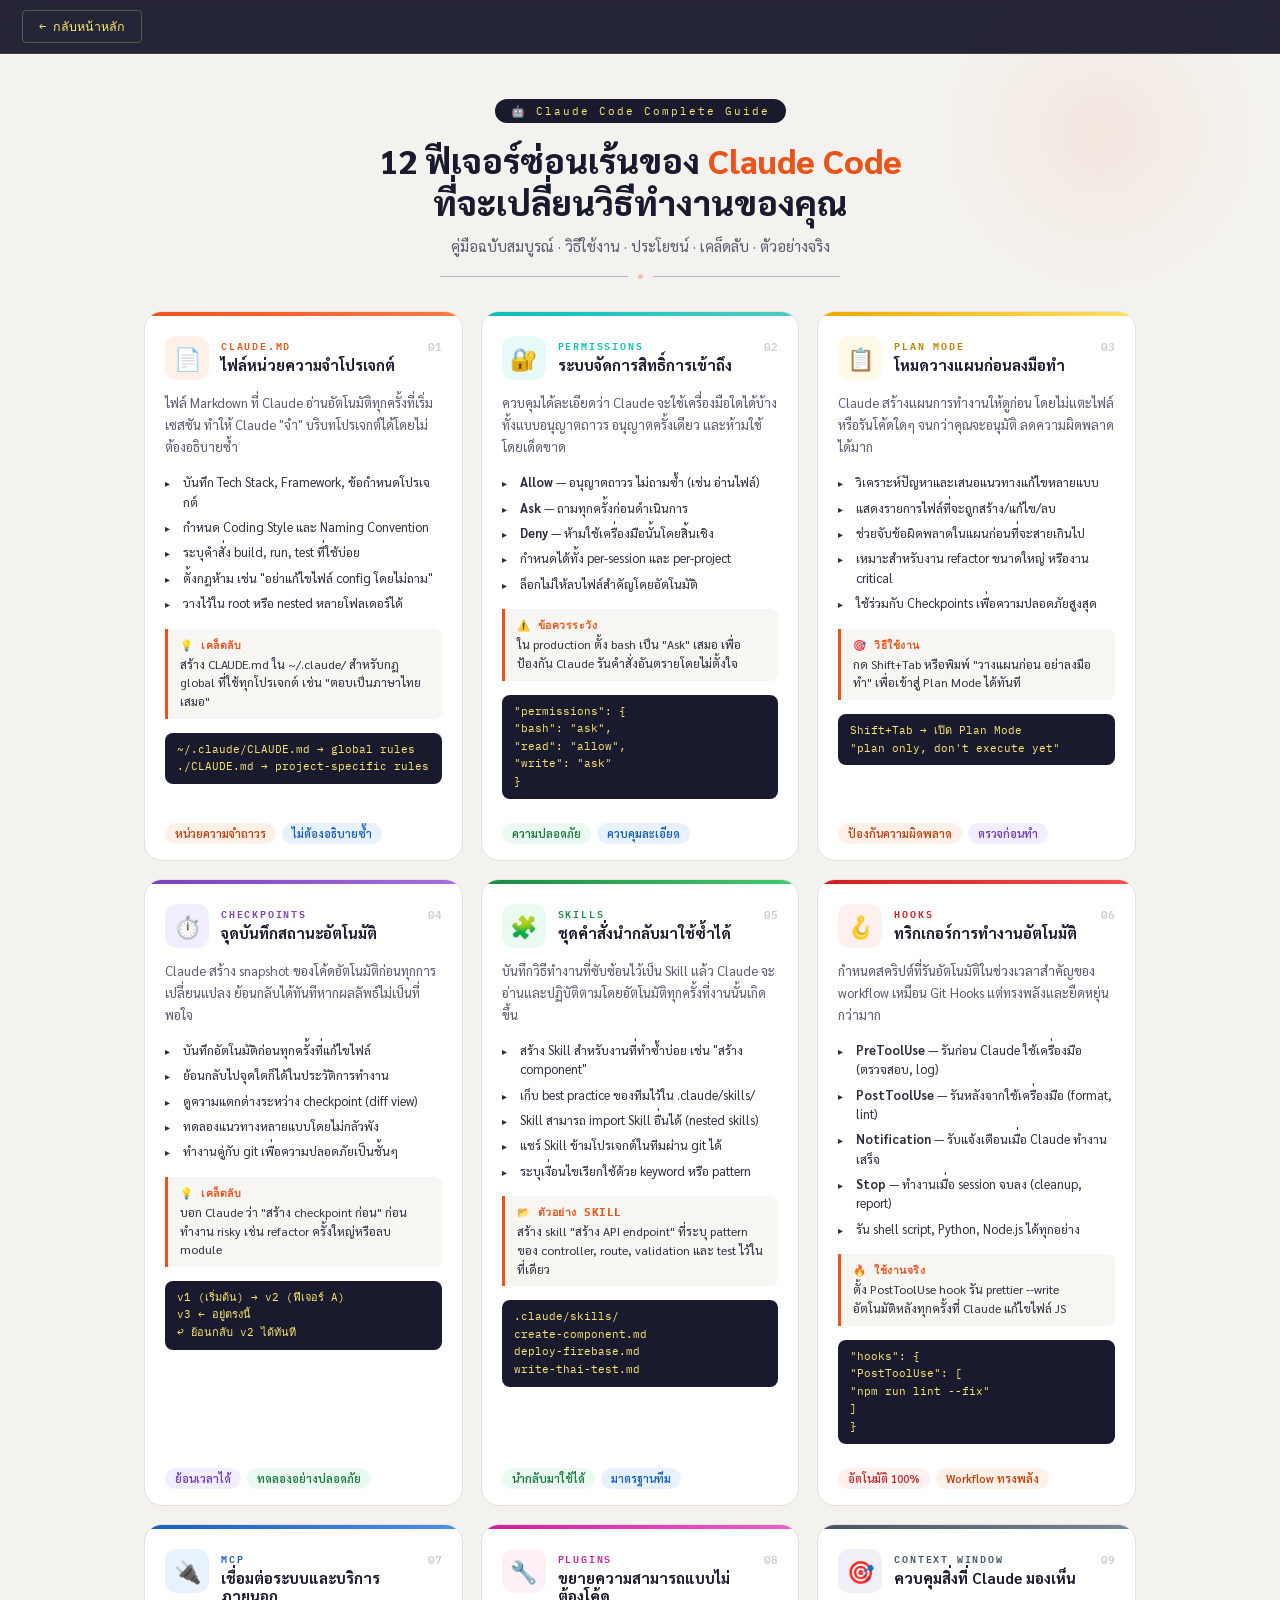
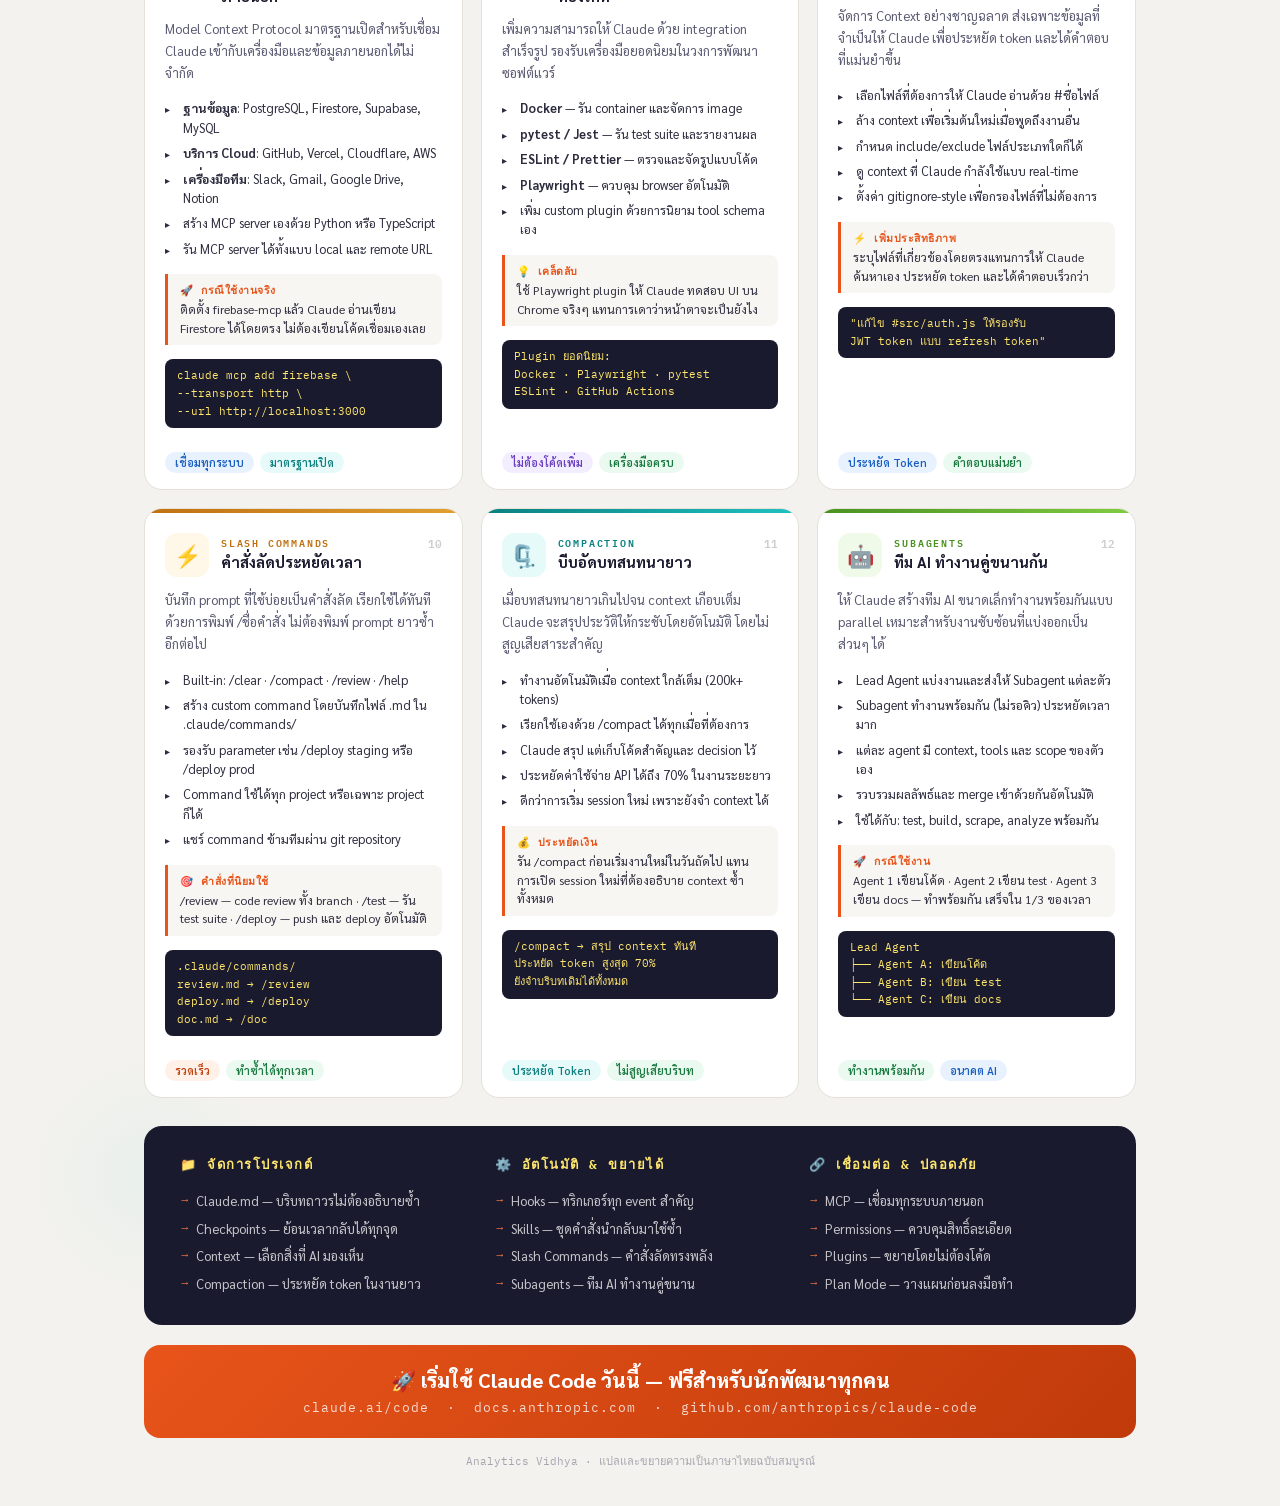
<file: claude-code-features.html>
<!DOCTYPE html>
<html lang="th">
<head>
<meta charset="UTF-8">
<meta name="viewport" content="width=device-width, initial-scale=1.0">
<title>12 ฟีเจอร์ซ่อนเร้นของ Claude Code — My Knowledge Base</title>
<link href="https://fonts.googleapis.com/css2?family=Sarabun:wght@300;400;600;700;800&family=IBM+Plex+Mono:wght@400;600&display=swap" rel="stylesheet">
<style>
  :root {
    --orange: #E8541A;
    --orange-light: #FF7A45;
    --dark: #1A1A2E;
    --accent2: #FFE66D;
    --text: #2C2C3E;
    --text-light: #5A5A72;
    --bg: #F4F2EE;
    --card-bg: #FFFFFF;
    --border: #E5E0D8;
  }
  * { margin: 0; padding: 0; box-sizing: border-box; }
  body { font-family: 'Sarabun', sans-serif; background: var(--bg); color: var(--text); }

  /* Back button */
  .back-bar {
    position: sticky; top: 0; z-index: 100;
    background: rgba(26,26,46,0.95);
    backdrop-filter: blur(16px);
    -webkit-backdrop-filter: blur(16px);
    padding: 0.6rem 1.4rem;
    border-bottom: 1px solid rgba(255,230,109,0.15);
  }
  .back-btn {
    display: inline-flex; align-items: center; gap: 0.5rem;
    font-family: 'IBM Plex Mono', monospace; font-size: 0.78rem;
    color: var(--accent2); text-decoration: none;
    border: 1px solid rgba(255,230,109,0.25);
    padding: 0.4rem 1rem; border-radius: 4px; transition: all 0.2s;
  }
  .back-btn:hover { background: rgba(255,230,109,0.1); border-color: var(--accent2); }

  .poster {
    max-width: 1080px;
    margin: 0 auto;
    background: var(--bg);
    padding: 44px 44px 36px;
    position: relative;
  }

  .blob { position: absolute; border-radius: 50%; pointer-events: none; z-index: 0; }
  .blob1 { top: -80px; right: -80px; width: 320px; height: 320px;
    background: radial-gradient(circle, rgba(232,84,26,0.07) 0%, transparent 70%); }
  .blob2 { bottom: 200px; left: -80px; width: 260px; height: 260px;
    background: radial-gradient(circle, rgba(78,205,196,0.07) 0%, transparent 70%); }

  /* HEADER */
  .header { text-align: center; margin-bottom: 32px; position: relative; z-index: 1; }
  .header-badge {
    display: inline-flex; align-items: center; gap: 6px;
    background: var(--dark); color: var(--accent2);
    font-family: 'IBM Plex Mono', monospace; font-size: 11px;
    letter-spacing: 2px; padding: 5px 16px; border-radius: 20px; margin-bottom: 16px;
  }
  .header h1 { font-size: 34px; font-weight: 800; line-height: 1.25; color: var(--dark); }
  .header h1 .hl { color: var(--orange); }
  .header-sub { font-size: 15px; color: var(--text-light); margin-top: 10px; line-height: 1.6; }
  .header-divider { display: flex; align-items: center; gap: 10px; margin: 16px auto 0; max-width: 400px; opacity: 0.3; }
  .hd-line { flex: 1; height: 1px; background: var(--text); }
  .hd-dot { width: 5px; height: 5px; background: var(--orange); border-radius: 50%; }

  /* GRID */
  .grid {
    display: grid; grid-template-columns: repeat(3, 1fr);
    gap: 18px; margin-bottom: 28px; position: relative; z-index: 1;
  }
  @media (max-width: 900px) { .grid { grid-template-columns: repeat(2, 1fr); } }
  @media (max-width: 580px) { .grid { grid-template-columns: 1fr; } .poster { padding: 24px 16px; } }

  /* CARD */
  .card { background: var(--card-bg); border-radius: 18px; border: 1.5px solid var(--border); overflow: hidden; display: flex; flex-direction: column; }
  .card-top-bar { height: 4px; width: 100%; }
  .card-body { padding: 20px 20px 0; flex: 1; }
  .card-header-row { display: flex; align-items: flex-start; gap: 12px; margin-bottom: 12px; }
  .card-icon { width: 44px; height: 44px; border-radius: 12px; display: flex; align-items: center; justify-content: center; font-size: 22px; flex-shrink: 0; }
  .card-titles { flex: 1; }
  .card-en { font-family: 'IBM Plex Mono', monospace; font-size: 9.5px; font-weight: 600; letter-spacing: 1.8px; text-transform: uppercase; margin-bottom: 2px; display: block; }
  .card-title { font-size: 15px; font-weight: 700; color: var(--dark); line-height: 1.25; }
  .card-num { font-family: 'IBM Plex Mono', monospace; font-size: 11px; color: #CCC; font-weight: 600; flex-shrink: 0; }
  .card-desc { font-size: 13px; line-height: 1.7; color: var(--text-light); margin-bottom: 12px; }
  .card-list { list-style: none; margin-bottom: 12px; }
  .card-list li { font-size: 12.5px; color: var(--text); line-height: 1.55; padding: 3px 0 3px 18px; position: relative; }
  .card-list li::before { content: '▸'; position: absolute; left: 0; font-size: 10px; top: 5px; }
  .card-tip { background: #F8F6F2; border-left: 3px solid var(--orange); border-radius: 0 8px 8px 0; padding: 8px 12px; margin-bottom: 14px; font-size: 12px; line-height: 1.55; color: var(--text); }
  .card-tip strong { color: var(--orange); font-size: 10.5px; letter-spacing: 0.5px; display: block; margin-bottom: 2px; font-family: 'IBM Plex Mono', monospace; text-transform: uppercase; }
  .card-code-block { background: var(--dark); border-radius: 8px; padding: 8px 12px; font-family: 'IBM Plex Mono', monospace; font-size: 11px; color: var(--accent2); line-height: 1.6; margin-bottom: 14px; word-break: break-all; }
  .card-footer { padding: 10px 20px 16px; display: flex; flex-wrap: wrap; gap: 6px; }
  .tag { display: inline-flex; align-items: center; gap: 4px; font-size: 11px; font-weight: 600; padding: 3px 10px; border-radius: 20px; }
  .tag-orange { background: #FFF0E8; color: #C0430F; }
  .tag-blue   { background: #E8F2FF; color: #1A5FC0; }
  .tag-green  { background: #EAFAF0; color: #1A7A40; }
  .tag-purple { background: #F2EEFF; color: #6B3FC0; }
  .tag-teal   { background: #E6FAF9; color: #0F8080; }
  .tag-red    { background: #FFF0F0; color: #C03030; }

  .ic-orange { background: #FFF0E8; } .ic-teal { background: #E6FAF9; }
  .ic-yellow { background: #FFFAE8; } .ic-purple { background: #F2EEFF; }
  .ic-green  { background: #EAFAF0; } .ic-red    { background: #FFF0F0; }
  .ic-blue   { background: #E8F2FF; } .ic-pink   { background: #FFF0F8; }
  .ic-slate  { background: #EEF0F5; } .ic-amber  { background: #FFF8E8; }
  .ic-cyan   { background: #E6FAFA; } .ic-lime   { background: #F0FAE8; }

  .bar-orange { background: linear-gradient(90deg,#E8541A,#FF7A45); }
  .bar-teal   { background: linear-gradient(90deg,#0ABFB8,#4ECDC4); }
  .bar-yellow { background: linear-gradient(90deg,#F0A800,#FFE066); }
  .bar-purple { background: linear-gradient(90deg,#7B3FC0,#A86EE0); }
  .bar-green  { background: linear-gradient(90deg,#1A8A40,#40CC70); }
  .bar-red    { background: linear-gradient(90deg,#CC2020,#EE5050); }
  .bar-blue   { background: linear-gradient(90deg,#1A5FC0,#4E90E8); }
  .bar-pink   { background: linear-gradient(90deg,#CC20A0,#EE60CC); }
  .bar-slate  { background: linear-gradient(90deg,#445566,#778899); }
  .bar-amber  { background: linear-gradient(90deg,#C07010,#E0A030); }
  .bar-cyan   { background: linear-gradient(90deg,#0A8080,#20C0C0); }
  .bar-lime   { background: linear-gradient(90deg,#4A9020,#80CC40); }

  .acc-orange { color: #E8541A; } .acc-teal   { color: #0ABFB8; }
  .acc-yellow { color: #C08000; } .acc-purple { color: #7B3FC0; }
  .acc-green  { color: #1A8A40; } .acc-red    { color: #CC2020; }
  .acc-blue   { color: #1A5FC0; } .acc-pink   { color: #CC20A0; }
  .acc-slate  { color: #445566; } .acc-amber  { color: #C07010; }
  .acc-cyan   { color: #0A8080; } .acc-lime   { color: #4A9020; }

  /* SUMMARY */
  .summary { background: var(--dark); border-radius: 18px; padding: 28px 36px; display: grid; grid-template-columns: 1fr 1fr 1fr; gap: 24px; margin-bottom: 20px; position: relative; z-index: 1; }
  @media (max-width: 700px) { .summary { grid-template-columns: 1fr; padding: 20px; } }
  .summary-col h3 { font-size: 13px; font-family: 'IBM Plex Mono', monospace; color: var(--accent2); letter-spacing: 1.5px; margin-bottom: 12px; text-transform: uppercase; }
  .summary-col ul { list-style: none; }
  .summary-col ul li { font-size: 13px; color: rgba(255,255,255,0.75); padding: 4px 0 4px 16px; position: relative; line-height: 1.5; }
  .summary-col ul li::before { content: '→'; position: absolute; left: 0; color: #FF7A45; font-size: 11px; }

  /* FOOTER */
  .footer { background: linear-gradient(135deg, var(--orange) 0%, #C03A0A 100%); border-radius: 16px; padding: 22px 32px; text-align: center; position: relative; z-index: 1; }
  .footer-main { font-size: 20px; font-weight: 800; color: #fff; margin-bottom: 6px; }
  .footer-sub { font-size: 13px; color: rgba(255,255,255,0.8); font-family: 'IBM Plex Mono', monospace; letter-spacing: 1px; }
  .credit { text-align: center; margin-top: 14px; font-size: 11px; color: var(--text-light); font-family: 'IBM Plex Mono', monospace; opacity: 0.5; position: relative; z-index: 1; }
</style>
</head>
<body>

<!-- BACK BAR -->
<div class="back-bar">
  <a href="index.html" class="back-btn">← กลับหน้าหลัก</a>
</div>

<div class="poster">
  <div class="blob blob1"></div>
  <div class="blob blob2"></div>

  <div class="header">
    <div class="header-badge">🤖 Claude Code Complete Guide</div>
    <h1>12 ฟีเจอร์ซ่อนเร้นของ <span class="hl">Claude Code</span><br>ที่จะเปลี่ยนวิธีทำงานของคุณ</h1>
    <p class="header-sub">คู่มือฉบับสมบูรณ์ · วิธีใช้งาน · ประโยชน์ · เคล็ดลับ · ตัวอย่างจริง</p>
    <div class="header-divider"><div class="hd-line"></div><div class="hd-dot"></div><div class="hd-line"></div></div>
  </div>

  <div class="grid">

    <!-- 01 CLAUDE.MD -->
    <div class="card">
      <div class="card-top-bar bar-orange"></div>
      <div class="card-body">
        <div class="card-header-row">
          <div class="card-icon ic-orange">📄</div>
          <div class="card-titles">
            <span class="card-en acc-orange">Claude.md</span>
            <div class="card-title">ไฟล์หน่วยความจำโปรเจกต์</div>
          </div>
          <span class="card-num">01</span>
        </div>
        <p class="card-desc">ไฟล์ Markdown ที่ Claude อ่านอัตโนมัติทุกครั้งที่เริ่มเซสชัน ทำให้ Claude "จำ" บริบทโปรเจกต์ได้โดยไม่ต้องอธิบายซ้ำ</p>
        <ul class="card-list">
          <li>บันทึก Tech Stack, Framework, ข้อกำหนดโปรเจกต์</li>
          <li>กำหนด Coding Style และ Naming Convention</li>
          <li>ระบุคำสั่ง build, run, test ที่ใช้บ่อย</li>
          <li>ตั้งกฎห้าม เช่น "อย่าแก้ไขไฟล์ config โดยไม่ถาม"</li>
          <li>วางไว้ใน root หรือ nested หลายโฟลเดอร์ได้</li>
        </ul>
        <div class="card-tip">
          <strong>💡 เคล็ดลับ</strong>
          สร้าง CLAUDE.md ใน ~/.claude/ สำหรับกฎ global ที่ใช้ทุกโปรเจกต์ เช่น "ตอบเป็นภาษาไทยเสมอ"
        </div>
        <div class="card-code-block">~/.claude/CLAUDE.md → global rules<br>./CLAUDE.md → project-specific rules</div>
      </div>
      <div class="card-footer">
        <span class="tag tag-orange">หน่วยความจำถาวร</span>
        <span class="tag tag-blue">ไม่ต้องอธิบายซ้ำ</span>
      </div>
    </div>

    <!-- 02 PERMISSIONS -->
    <div class="card">
      <div class="card-top-bar bar-teal"></div>
      <div class="card-body">
        <div class="card-header-row">
          <div class="card-icon ic-teal">🔐</div>
          <div class="card-titles">
            <span class="card-en acc-teal">Permissions</span>
            <div class="card-title">ระบบจัดการสิทธิ์การเข้าถึง</div>
          </div>
          <span class="card-num">02</span>
        </div>
        <p class="card-desc">ควบคุมได้ละเอียดว่า Claude จะใช้เครื่องมือใดได้บ้าง ทั้งแบบอนุญาตถาวร อนุญาตครั้งเดียว และห้ามใช้โดยเด็ดขาด</p>
        <ul class="card-list">
          <li><strong>Allow</strong> — อนุญาตถาวร ไม่ถามซ้ำ (เช่น อ่านไฟล์)</li>
          <li><strong>Ask</strong> — ถามทุกครั้งก่อนดำเนินการ</li>
          <li><strong>Deny</strong> — ห้ามใช้เครื่องมือนั้นโดยสิ้นเชิง</li>
          <li>กำหนดได้ทั้ง per-session และ per-project</li>
          <li>ล็อกไม่ให้ลบไฟล์สำคัญโดยอัตโนมัติ</li>
        </ul>
        <div class="card-tip">
          <strong>⚠️ ข้อควรระวัง</strong>
          ใน production ตั้ง bash เป็น "Ask" เสมอ เพื่อป้องกัน Claude รันคำสั่งอันตรายโดยไม่ตั้งใจ
        </div>
        <div class="card-code-block">"permissions": {<br>  "bash": "ask",<br>  "read": "allow",<br>  "write": "ask"<br>}</div>
      </div>
      <div class="card-footer">
        <span class="tag tag-green">ความปลอดภัย</span>
        <span class="tag tag-blue">ควบคุมละเอียด</span>
      </div>
    </div>

    <!-- 03 PLAN MODE -->
    <div class="card">
      <div class="card-top-bar bar-yellow"></div>
      <div class="card-body">
        <div class="card-header-row">
          <div class="card-icon ic-yellow">📋</div>
          <div class="card-titles">
            <span class="card-en acc-yellow">Plan Mode</span>
            <div class="card-title">โหมดวางแผนก่อนลงมือทำ</div>
          </div>
          <span class="card-num">03</span>
        </div>
        <p class="card-desc">Claude สร้างแผนการทำงานให้ดูก่อน โดยไม่แตะไฟล์หรือรันโค้ดใดๆ จนกว่าคุณจะอนุมัติ ลดความผิดพลาดได้มาก</p>
        <ul class="card-list">
          <li>วิเคราะห์ปัญหาและเสนอแนวทางแก้ไขหลายแบบ</li>
          <li>แสดงรายการไฟล์ที่จะถูกสร้าง/แก้ไข/ลบ</li>
          <li>ช่วยจับข้อผิดพลาดในแผนก่อนที่จะสายเกินไป</li>
          <li>เหมาะสำหรับงาน refactor ขนาดใหญ่ หรืองาน critical</li>
          <li>ใช้ร่วมกับ Checkpoints เพื่อความปลอดภัยสูงสุด</li>
        </ul>
        <div class="card-tip">
          <strong>🎯 วิธีใช้งาน</strong>
          กด Shift+Tab หรือพิมพ์ "วางแผนก่อน อย่าลงมือทำ" เพื่อเข้าสู่ Plan Mode ได้ทันที
        </div>
        <div class="card-code-block">Shift+Tab → เปิด Plan Mode<br>"plan only, don't execute yet"</div>
      </div>
      <div class="card-footer">
        <span class="tag tag-orange">ป้องกันความผิดพลาด</span>
        <span class="tag tag-purple">ตรวจก่อนทำ</span>
      </div>
    </div>

    <!-- 04 CHECKPOINTS -->
    <div class="card">
      <div class="card-top-bar bar-purple"></div>
      <div class="card-body">
        <div class="card-header-row">
          <div class="card-icon ic-purple">⏱️</div>
          <div class="card-titles">
            <span class="card-en acc-purple">Checkpoints</span>
            <div class="card-title">จุดบันทึกสถานะอัตโนมัติ</div>
          </div>
          <span class="card-num">04</span>
        </div>
        <p class="card-desc">Claude สร้าง snapshot ของโค้ดอัตโนมัติก่อนทุกการเปลี่ยนแปลง ย้อนกลับได้ทันทีหากผลลัพธ์ไม่เป็นที่พอใจ</p>
        <ul class="card-list">
          <li>บันทึกอัตโนมัติก่อนทุกครั้งที่แก้ไขไฟล์</li>
          <li>ย้อนกลับไปจุดใดก็ได้ในประวัติการทำงาน</li>
          <li>ดูความแตกต่างระหว่าง checkpoint (diff view)</li>
          <li>ทดลองแนวทางหลายแบบโดยไม่กลัวพัง</li>
          <li>ทำงานคู่กับ git เพื่อความปลอดภัยเป็นชั้นๆ</li>
        </ul>
        <div class="card-tip">
          <strong>💡 เคล็ดลับ</strong>
          บอก Claude ว่า "สร้าง checkpoint ก่อน" ก่อนทำงาน risky เช่น refactor ครั้งใหญ่หรือลบ module
        </div>
        <div class="card-code-block">v1 (เริ่มต้น) → v2 (ฟีเจอร์ A)<br>v3 ← อยู่ตรงนี้<br>↩ ย้อนกลับ v2 ได้ทันที</div>
      </div>
      <div class="card-footer">
        <span class="tag tag-purple">ย้อนเวลาได้</span>
        <span class="tag tag-green">ทดลองอย่างปลอดภัย</span>
      </div>
    </div>

    <!-- 05 SKILLS -->
    <div class="card">
      <div class="card-top-bar bar-green"></div>
      <div class="card-body">
        <div class="card-header-row">
          <div class="card-icon ic-green">🧩</div>
          <div class="card-titles">
            <span class="card-en acc-green">Skills</span>
            <div class="card-title">ชุดคำสั่งนำกลับมาใช้ซ้ำได้</div>
          </div>
          <span class="card-num">05</span>
        </div>
        <p class="card-desc">บันทึกวิธีทำงานที่ซับซ้อนไว้เป็น Skill แล้ว Claude จะอ่านและปฏิบัติตามโดยอัตโนมัติทุกครั้งที่งานนั้นเกิดขึ้น</p>
        <ul class="card-list">
          <li>สร้าง Skill สำหรับงานที่ทำซ้ำบ่อย เช่น "สร้าง component"</li>
          <li>เก็บ best practice ของทีมไว้ใน .claude/skills/</li>
          <li>Skill สามารถ import Skill อื่นได้ (nested skills)</li>
          <li>แชร์ Skill ข้ามโปรเจกต์ในทีมผ่าน git ได้</li>
          <li>ระบุเงื่อนไขเรียกใช้ด้วย keyword หรือ pattern</li>
        </ul>
        <div class="card-tip">
          <strong>📂 ตัวอย่าง Skill</strong>
          สร้าง skill "สร้าง API endpoint" ที่ระบุ pattern ของ controller, route, validation และ test ไว้ในที่เดียว
        </div>
        <div class="card-code-block">.claude/skills/<br>  create-component.md<br>  deploy-firebase.md<br>  write-thai-test.md</div>
      </div>
      <div class="card-footer">
        <span class="tag tag-green">นำกลับมาใช้ได้</span>
        <span class="tag tag-blue">มาตรฐานทีม</span>
      </div>
    </div>

    <!-- 06 HOOKS -->
    <div class="card">
      <div class="card-top-bar bar-red"></div>
      <div class="card-body">
        <div class="card-header-row">
          <div class="card-icon ic-red">🪝</div>
          <div class="card-titles">
            <span class="card-en acc-red">Hooks</span>
            <div class="card-title">ทริกเกอร์การทำงานอัตโนมัติ</div>
          </div>
          <span class="card-num">06</span>
        </div>
        <p class="card-desc">กำหนดสคริปต์ที่รันอัตโนมัติในช่วงเวลาสำคัญของ workflow เหมือน Git Hooks แต่ทรงพลังและยืดหยุ่นกว่ามาก</p>
        <ul class="card-list">
          <li><strong>PreToolUse</strong> — รันก่อน Claude ใช้เครื่องมือ (ตรวจสอบ, log)</li>
          <li><strong>PostToolUse</strong> — รันหลังจากใช้เครื่องมือ (format, lint)</li>
          <li><strong>Notification</strong> — รับแจ้งเตือนเมื่อ Claude ทำงานเสร็จ</li>
          <li><strong>Stop</strong> — ทำงานเมื่อ session จบลง (cleanup, report)</li>
          <li>รัน shell script, Python, Node.js ได้ทุกอย่าง</li>
        </ul>
        <div class="card-tip">
          <strong>🔥 ใช้งานจริง</strong>
          ตั้ง PostToolUse hook รัน prettier --write อัตโนมัติหลังทุกครั้งที่ Claude แก้ไขไฟล์ JS
        </div>
        <div class="card-code-block">"hooks": {<br>  "PostToolUse": [<br>    "npm run lint --fix"<br>  ]<br>}</div>
      </div>
      <div class="card-footer">
        <span class="tag tag-red">อัตโนมัติ 100%</span>
        <span class="tag tag-orange">Workflow ทรงพลัง</span>
      </div>
    </div>

    <!-- 07 MCP -->
    <div class="card">
      <div class="card-top-bar bar-blue"></div>
      <div class="card-body">
        <div class="card-header-row">
          <div class="card-icon ic-blue">🔌</div>
          <div class="card-titles">
            <span class="card-en acc-blue">MCP</span>
            <div class="card-title">เชื่อมต่อระบบและบริการภายนอก</div>
          </div>
          <span class="card-num">07</span>
        </div>
        <p class="card-desc">Model Context Protocol มาตรฐานเปิดสำหรับเชื่อม Claude เข้ากับเครื่องมือและข้อมูลภายนอกได้ไม่จำกัด</p>
        <ul class="card-list">
          <li><strong>ฐานข้อมูล</strong>: PostgreSQL, Firestore, Supabase, MySQL</li>
          <li><strong>บริการ Cloud</strong>: GitHub, Vercel, Cloudflare, AWS</li>
          <li><strong>เครื่องมือทีม</strong>: Slack, Gmail, Google Drive, Notion</li>
          <li>สร้าง MCP server เองด้วย Python หรือ TypeScript</li>
          <li>รัน MCP server ได้ทั้งแบบ local และ remote URL</li>
        </ul>
        <div class="card-tip">
          <strong>🚀 กรณีใช้งานจริง</strong>
          ติดตั้ง firebase-mcp แล้ว Claude อ่านเขียน Firestore ได้โดยตรง ไม่ต้องเขียนโค้ดเชื่อมเองเลย
        </div>
        <div class="card-code-block">claude mcp add firebase \<br>  --transport http \<br>  --url http://localhost:3000</div>
      </div>
      <div class="card-footer">
        <span class="tag tag-blue">เชื่อมทุกระบบ</span>
        <span class="tag tag-teal">มาตรฐานเปิด</span>
      </div>
    </div>

    <!-- 08 PLUGINS -->
    <div class="card">
      <div class="card-top-bar bar-pink"></div>
      <div class="card-body">
        <div class="card-header-row">
          <div class="card-icon ic-pink">🔧</div>
          <div class="card-titles">
            <span class="card-en acc-pink">Plugins</span>
            <div class="card-title">ขยายความสามารถแบบไม่ต้องโค้ด</div>
          </div>
          <span class="card-num">08</span>
        </div>
        <p class="card-desc">เพิ่มความสามารถให้ Claude ด้วย integration สำเร็จรูป รองรับเครื่องมือยอดนิยมในวงการพัฒนาซอฟต์แวร์</p>
        <ul class="card-list">
          <li><strong>Docker</strong> — รัน container และจัดการ image</li>
          <li><strong>pytest / Jest</strong> — รัน test suite และรายงานผล</li>
          <li><strong>ESLint / Prettier</strong> — ตรวจและจัดรูปแบบโค้ด</li>
          <li><strong>Playwright</strong> — ควบคุม browser อัตโนมัติ</li>
          <li>เพิ่ม custom plugin ด้วยการนิยาม tool schema เอง</li>
        </ul>
        <div class="card-tip">
          <strong>💡 เคล็ดลับ</strong>
          ใช้ Playwright plugin ให้ Claude ทดสอบ UI บน Chrome จริงๆ แทนการเดาว่าหน้าตาจะเป็นยังไง
        </div>
        <div class="card-code-block">Plugin ยอดนิยม:<br>Docker · Playwright · pytest<br>ESLint · GitHub Actions</div>
      </div>
      <div class="card-footer">
        <span class="tag tag-purple">ไม่ต้องโค้ดเพิ่ม</span>
        <span class="tag tag-green">เครื่องมือครบ</span>
      </div>
    </div>

    <!-- 09 CONTEXT -->
    <div class="card">
      <div class="card-top-bar bar-slate"></div>
      <div class="card-body">
        <div class="card-header-row">
          <div class="card-icon ic-slate">🎯</div>
          <div class="card-titles">
            <span class="card-en acc-slate">Context Window</span>
            <div class="card-title">ควบคุมสิ่งที่ Claude มองเห็น</div>
          </div>
          <span class="card-num">09</span>
        </div>
        <p class="card-desc">จัดการ Context อย่างชาญฉลาด ส่งเฉพาะข้อมูลที่จำเป็นให้ Claude เพื่อประหยัด token และได้คำตอบที่แม่นยำขึ้น</p>
        <ul class="card-list">
          <li>เลือกไฟล์ที่ต้องการให้ Claude อ่านด้วย #ชื่อไฟล์</li>
          <li>ล้าง context เพื่อเริ่มต้นใหม่เมื่อพูดถึงงานอื่น</li>
          <li>กำหนด include/exclude ไฟล์ประเภทใดก็ได้</li>
          <li>ดู context ที่ Claude กำลังใช้แบบ real-time</li>
          <li>ตั้งค่า gitignore-style เพื่อกรองไฟล์ที่ไม่ต้องการ</li>
        </ul>
        <div class="card-tip">
          <strong>⚡ เพิ่มประสิทธิภาพ</strong>
          ระบุไฟล์ที่เกี่ยวข้องโดยตรงแทนการให้ Claude ค้นหาเอง ประหยัด token และได้คำตอบเร็วกว่า
        </div>
        <div class="card-code-block">"แก้ไข #src/auth.js ให้รองรับ<br>JWT token แบบ refresh token"</div>
      </div>
      <div class="card-footer">
        <span class="tag tag-blue">ประหยัด Token</span>
        <span class="tag tag-green">คำตอบแม่นยำ</span>
      </div>
    </div>

    <!-- 10 SLASH COMMANDS -->
    <div class="card">
      <div class="card-top-bar bar-amber"></div>
      <div class="card-body">
        <div class="card-header-row">
          <div class="card-icon ic-amber">⚡</div>
          <div class="card-titles">
            <span class="card-en acc-amber">Slash Commands</span>
            <div class="card-title">คำสั่งลัดประหยัดเวลา</div>
          </div>
          <span class="card-num">10</span>
        </div>
        <p class="card-desc">บันทึก prompt ที่ใช้บ่อยเป็นคำสั่งลัด เรียกใช้ได้ทันทีด้วยการพิมพ์ /ชื่อคำสั่ง ไม่ต้องพิมพ์ prompt ยาวซ้ำอีกต่อไป</p>
        <ul class="card-list">
          <li>Built-in: /clear · /compact · /review · /help</li>
          <li>สร้าง custom command โดยบันทึกไฟล์ .md ใน .claude/commands/</li>
          <li>รองรับ parameter เช่น /deploy staging หรือ /deploy prod</li>
          <li>Command ใช้ได้ทุก project หรือเฉพาะ project ก็ได้</li>
          <li>แชร์ command ข้ามทีมผ่าน git repository</li>
        </ul>
        <div class="card-tip">
          <strong>🎯 คำสั่งที่นิยมใช้</strong>
          /review — code review ทั้ง branch · /test — รัน test suite · /deploy — push และ deploy อัตโนมัติ
        </div>
        <div class="card-code-block">.claude/commands/<br>  review.md → /review<br>  deploy.md → /deploy<br>  doc.md → /doc</div>
      </div>
      <div class="card-footer">
        <span class="tag tag-orange">รวดเร็ว</span>
        <span class="tag tag-green">ทำซ้ำได้ทุกเวลา</span>
      </div>
    </div>

    <!-- 11 COMPACTION -->
    <div class="card">
      <div class="card-top-bar bar-cyan"></div>
      <div class="card-body">
        <div class="card-header-row">
          <div class="card-icon ic-cyan">🗜️</div>
          <div class="card-titles">
            <span class="card-en acc-cyan">Compaction</span>
            <div class="card-title">บีบอัดบทสนทนายาว</div>
          </div>
          <span class="card-num">11</span>
        </div>
        <p class="card-desc">เมื่อบทสนทนายาวเกินไปจน context เกือบเต็ม Claude จะสรุปประวัติให้กระชับโดยอัตโนมัติ โดยไม่สูญเสียสาระสำคัญ</p>
        <ul class="card-list">
          <li>ทำงานอัตโนมัติเมื่อ context ใกล้เต็ม (200k+ tokens)</li>
          <li>เรียกใช้เองด้วย /compact ได้ทุกเมื่อที่ต้องการ</li>
          <li>Claude สรุป แต่เก็บโค้ดสำคัญและ decision ไว้</li>
          <li>ประหยัดค่าใช้จ่าย API ได้ถึง 70% ในงานระยะยาว</li>
          <li>ดีกว่าการเริ่ม session ใหม่ เพราะยังจำ context ได้</li>
        </ul>
        <div class="card-tip">
          <strong>💰 ประหยัดเงิน</strong>
          รัน /compact ก่อนเริ่มงานใหม่ในวันถัดไป แทนการเปิด session ใหม่ที่ต้องอธิบาย context ซ้ำทั้งหมด
        </div>
        <div class="card-code-block">/compact → สรุป context ทันที<br>ประหยัด token สูงสุด 70%<br>ยังจำบริบทเดิมได้ทั้งหมด</div>
      </div>
      <div class="card-footer">
        <span class="tag tag-teal">ประหยัด Token</span>
        <span class="tag tag-green">ไม่สูญเสียบริบท</span>
      </div>
    </div>

    <!-- 12 SUBAGENTS -->
    <div class="card">
      <div class="card-top-bar bar-lime"></div>
      <div class="card-body">
        <div class="card-header-row">
          <div class="card-icon ic-lime">🤖</div>
          <div class="card-titles">
            <span class="card-en acc-lime">Subagents</span>
            <div class="card-title">ทีม AI ทำงานคู่ขนานกัน</div>
          </div>
          <span class="card-num">12</span>
        </div>
        <p class="card-desc">ให้ Claude สร้างทีม AI ขนาดเล็กทำงานพร้อมกันแบบ parallel เหมาะสำหรับงานซับซ้อนที่แบ่งออกเป็นส่วนๆ ได้</p>
        <ul class="card-list">
          <li>Lead Agent แบ่งงานและส่งให้ Subagent แต่ละตัว</li>
          <li>Subagent ทำงานพร้อมกัน (ไม่รอคิว) ประหยัดเวลามาก</li>
          <li>แต่ละ agent มี context, tools และ scope ของตัวเอง</li>
          <li>รวบรวมผลลัพธ์และ merge เข้าด้วยกันอัตโนมัติ</li>
          <li>ใช้ได้กับ: test, build, scrape, analyze พร้อมกัน</li>
        </ul>
        <div class="card-tip">
          <strong>🚀 กรณีใช้งาน</strong>
          Agent 1 เขียนโค้ด · Agent 2 เขียน test · Agent 3 เขียน docs — ทำพร้อมกัน เสร็จใน 1/3 ของเวลา
        </div>
        <div class="card-code-block">Lead Agent<br>├── Agent A: เขียนโค้ด<br>├── Agent B: เขียน test<br>└── Agent C: เขียน docs</div>
      </div>
      <div class="card-footer">
        <span class="tag tag-green">ทำงานพร้อมกัน</span>
        <span class="tag tag-blue">อนาคต AI</span>
      </div>
    </div>

  </div>

  <!-- SUMMARY -->
  <div class="summary">
    <div class="summary-col">
      <h3>📁 จัดการโปรเจกต์</h3>
      <ul>
        <li>Claude.md — บริบทถาวรไม่ต้องอธิบายซ้ำ</li>
        <li>Checkpoints — ย้อนเวลากลับได้ทุกจุด</li>
        <li>Context — เลือกสิ่งที่ AI มองเห็น</li>
        <li>Compaction — ประหยัด token ในงานยาว</li>
      </ul>
    </div>
    <div class="summary-col">
      <h3>⚙️ อัตโนมัติ & ขยายได้</h3>
      <ul>
        <li>Hooks — ทริกเกอร์ทุก event สำคัญ</li>
        <li>Skills — ชุดคำสั่งนำกลับมาใช้ซ้ำ</li>
        <li>Slash Commands — คำสั่งลัดทรงพลัง</li>
        <li>Subagents — ทีม AI ทำงานคู่ขนาน</li>
      </ul>
    </div>
    <div class="summary-col">
      <h3>🔗 เชื่อมต่อ & ปลอดภัย</h3>
      <ul>
        <li>MCP — เชื่อมทุกระบบภายนอก</li>
        <li>Permissions — ควบคุมสิทธิ์ละเอียด</li>
        <li>Plugins — ขยายโดยไม่ต้องโค้ด</li>
        <li>Plan Mode — วางแผนก่อนลงมือทำ</li>
      </ul>
    </div>
  </div>

  <!-- FOOTER -->
  <div class="footer">
    <div class="footer-main">🚀 เริ่มใช้ Claude Code วันนี้ — ฟรีสำหรับนักพัฒนาทุกคน</div>
    <div class="footer-sub">claude.ai/code &nbsp;·&nbsp; docs.anthropic.com &nbsp;·&nbsp; github.com/anthropics/claude-code</div>
  </div>
  <div class="credit">Analytics Vidhya · แปลและขยายความเป็นภาษาไทยฉบับสมบูรณ์</div>
</div>
</body>
</html>
</file>
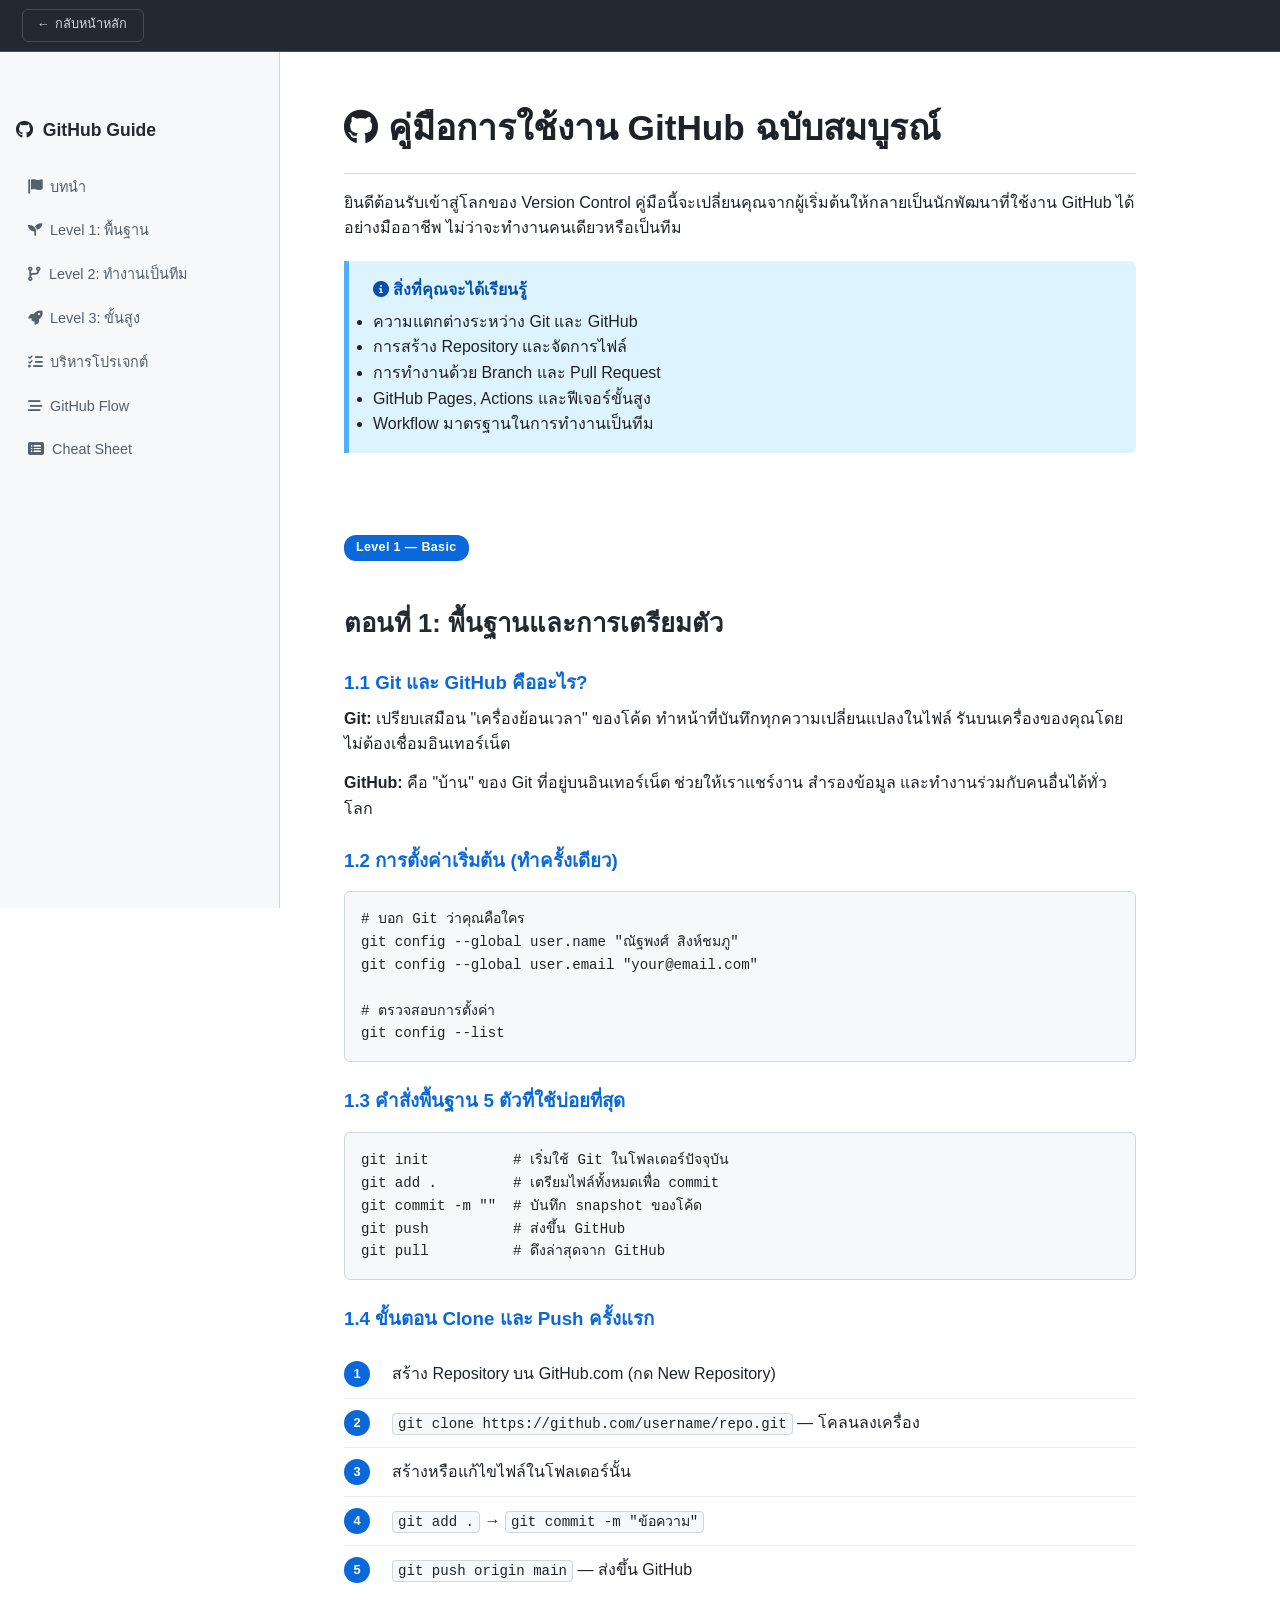
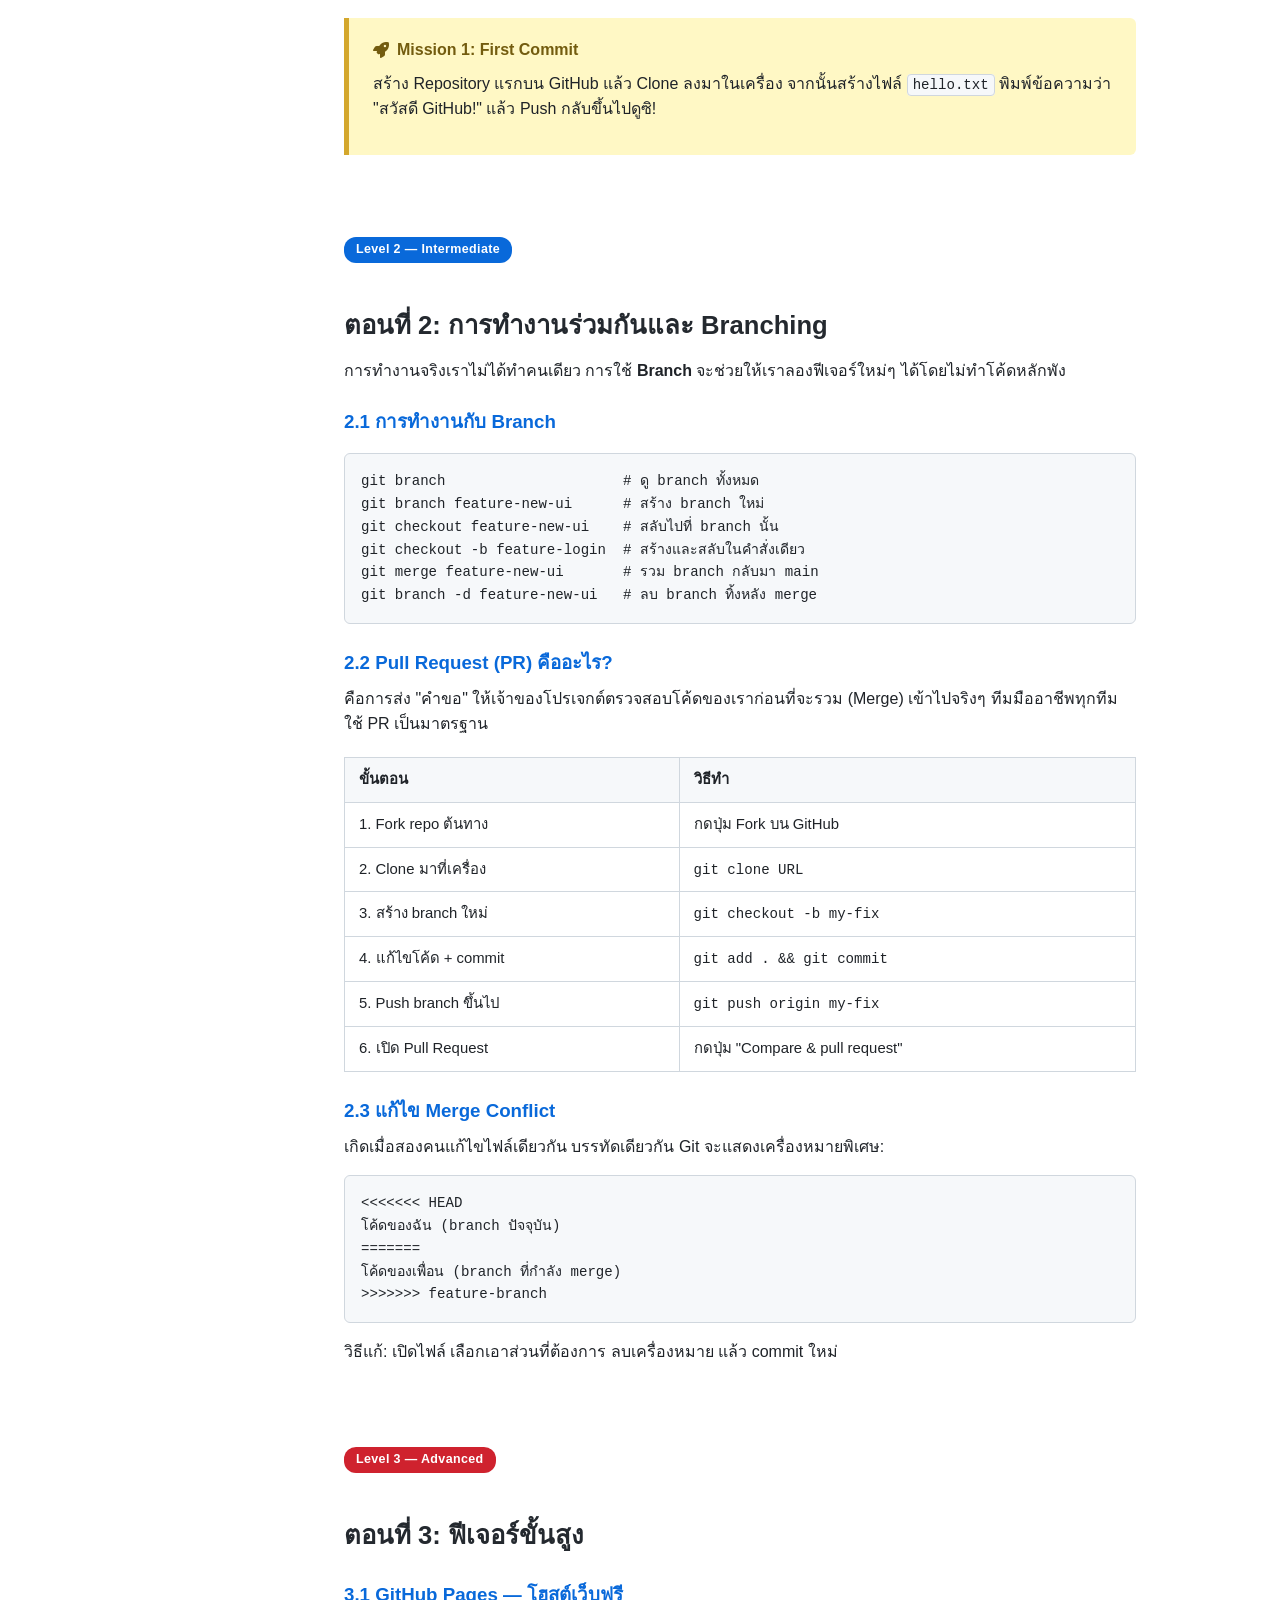
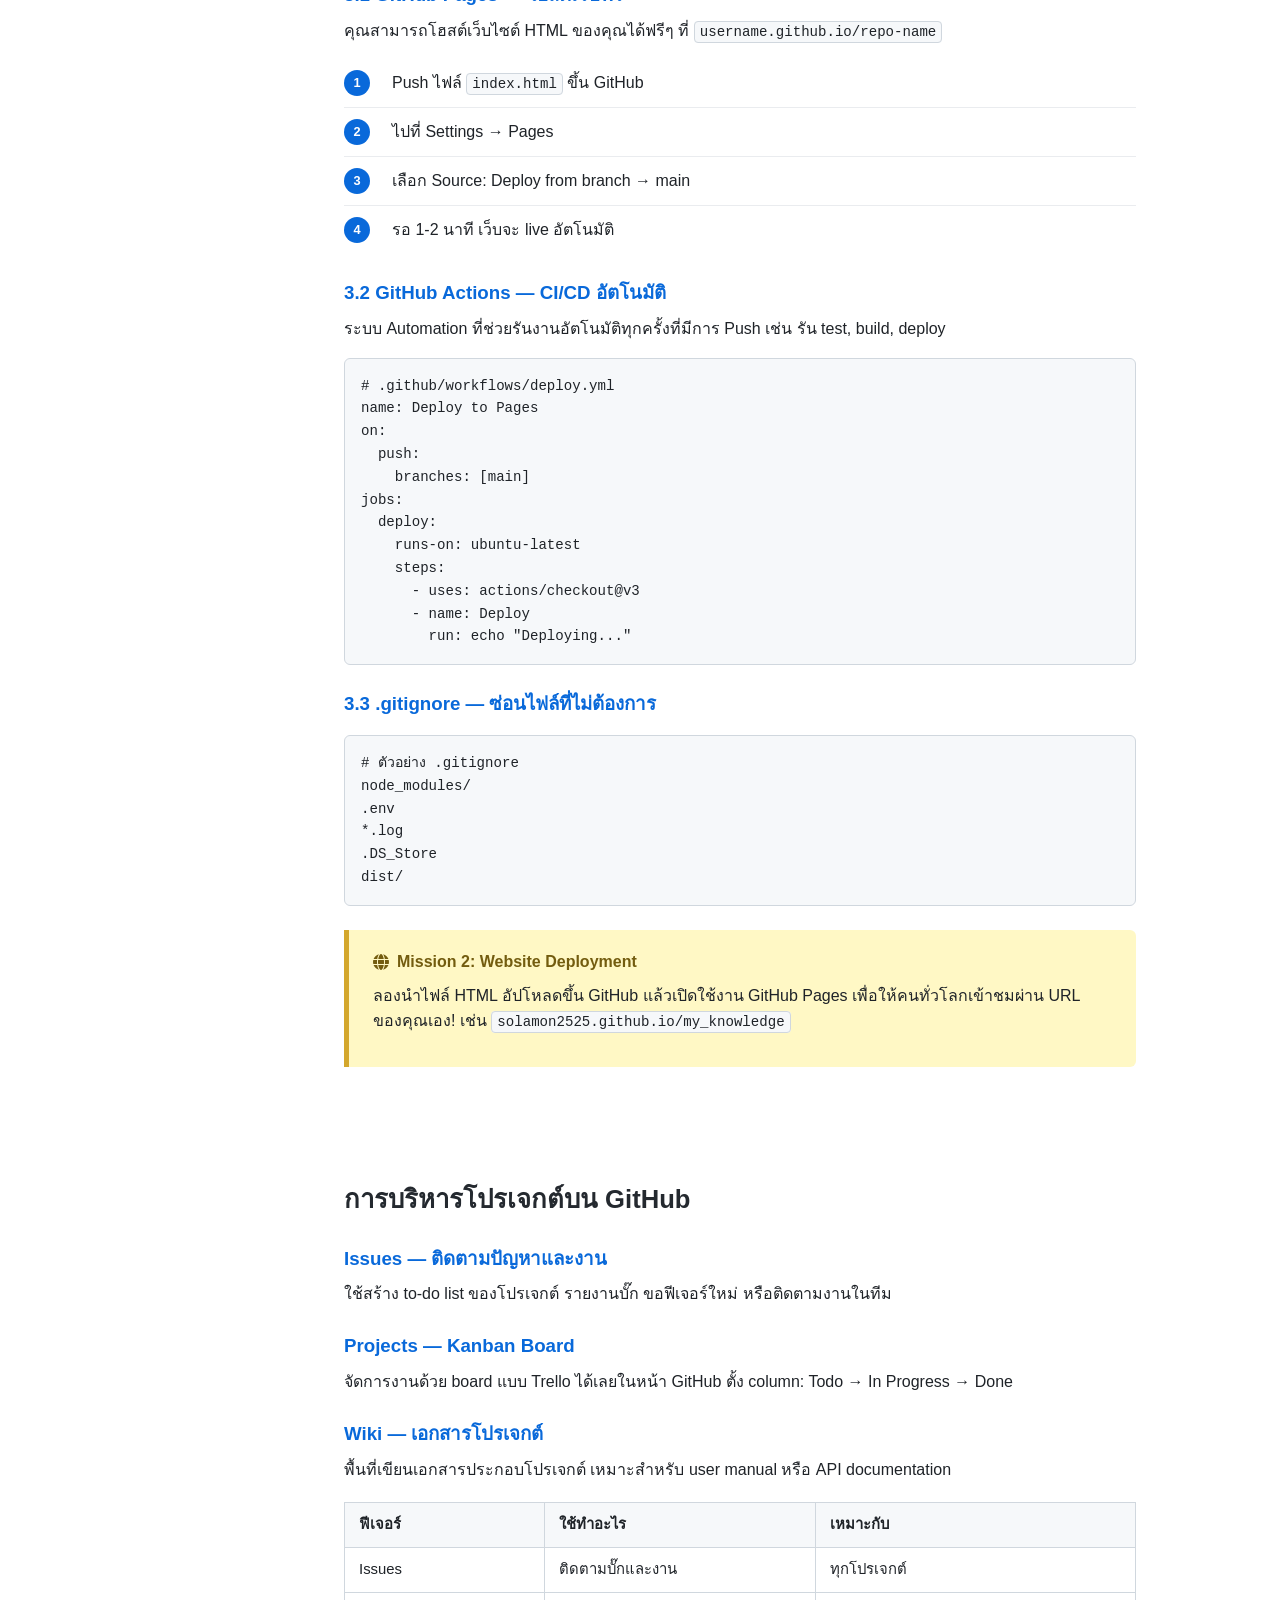
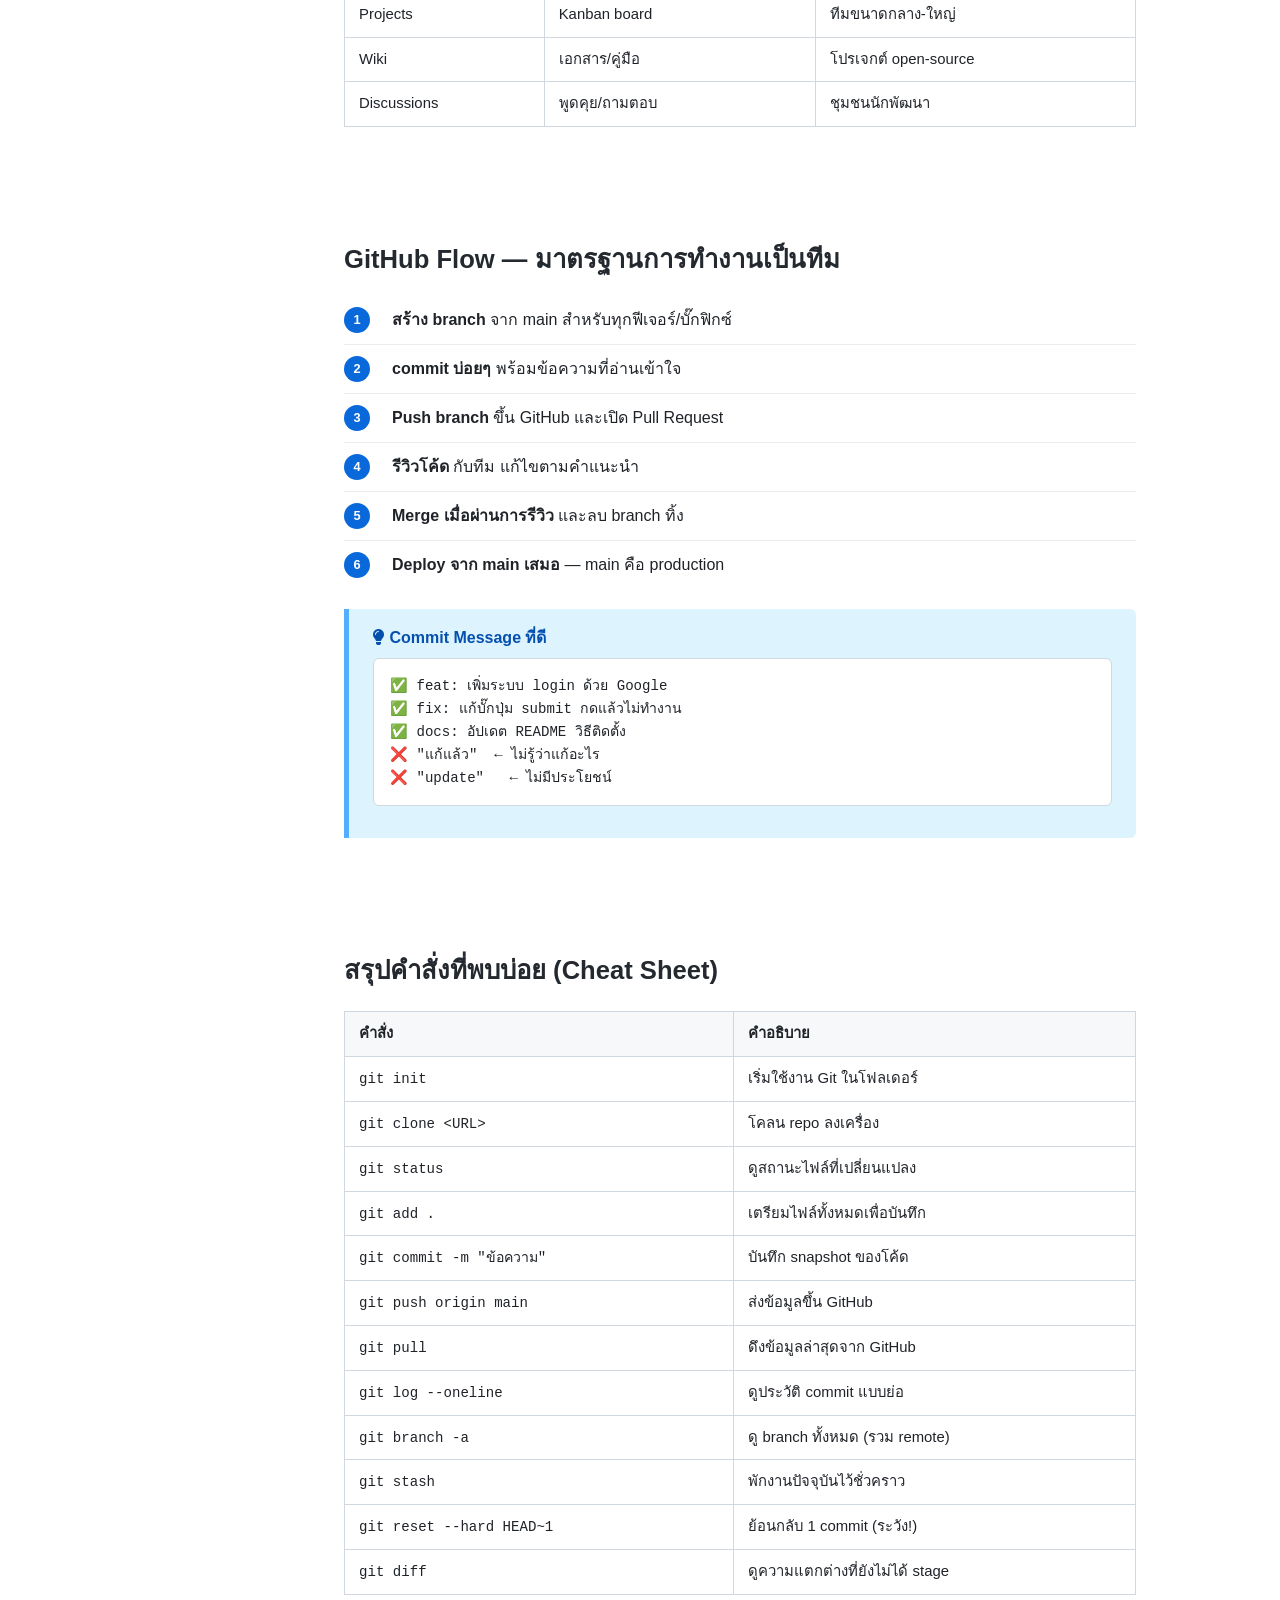
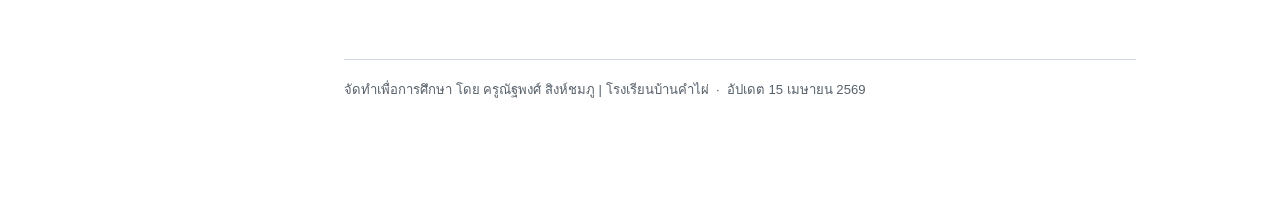
<file: github-guide.html>
<!DOCTYPE html>
<html lang="th">
<head>
    <meta charset="UTF-8">
    <meta name="viewport" content="width=device-width, initial-scale=1.0">
    <title>GitHub Learning Guide — My Knowledge Base</title>
    <link href="https://cdnjs.cloudflare.com/ajax/libs/font-awesome/6.0.0/css/all.min.css" rel="stylesheet">
    <style>
        :root {
            --primary: #24292f;
            --accent: #0969da;
            --bg: #f6f8fa;
            --text: #1f2328;
            --sidebar-width: 280px;
        }

        * { box-sizing: border-box; scroll-behavior: smooth; margin: 0; padding: 0; }
        body {
            font-family: -apple-system, BlinkMacSystemFont, "Segoe UI", Helvetica, Arial, sans-serif;
            line-height: 1.6;
            color: var(--text);
            background-color: white;
            display: flex;
            flex-direction: column;
        }

        /* Back Bar */
        .back-bar {
            position: sticky;
            top: 0;
            z-index: 200;
            background: var(--primary);
            padding: 0.55rem 1.4rem;
            border-bottom: 1px solid #444c56;
            display: flex;
            align-items: center;
        }
        .back-btn {
            display: inline-flex;
            align-items: center;
            gap: 0.5rem;
            font-size: 0.8rem;
            color: #cdd9e5;
            text-decoration: none;
            border: 1px solid #444c56;
            padding: 0.35rem 1rem;
            border-radius: 6px;
            transition: all 0.2s;
            font-family: "SFMono-Regular", Consolas, monospace;
        }
        .back-btn:hover { background: rgba(255,255,255,0.08); color: #fff; border-color: #768390; }

        /* Layout wrapper */
        .layout {
            display: flex;
            flex: 1;
        }

        /* Sidebar Navigation */
        nav {
            width: var(--sidebar-width);
            height: calc(100vh - 44px);
            background: var(--bg);
            border-right: 1px solid #d0d7de;
            position: sticky;
            top: 44px;
            overflow-y: auto;
            padding: 2rem 1rem;
            flex-shrink: 0;
        }

        nav h2 { font-size: 1.1rem; margin-bottom: 1.5rem; color: var(--primary); }
        nav ul { list-style: none; }
        nav li { margin-bottom: 0.4rem; }
        nav a {
            text-decoration: none;
            color: #57606a;
            font-size: 0.9rem;
            display: block;
            padding: 0.45rem 0.75rem;
            border-radius: 6px;
            transition: 0.2s;
        }
        nav a:hover { background: #ebf0f4; color: var(--accent); }

        /* Main Content */
        main {
            padding: 2rem 4rem;
            max-width: 920px;
            flex: 1;
        }

        section { margin-bottom: 4rem; padding-top: 1rem; }
        h1 { font-size: 2.2rem; border-bottom: 1px solid #d0d7de; padding-bottom: 1rem; margin-bottom: 1rem; }
        h2 { font-size: 1.6rem; color: var(--primary); margin-top: 2rem; margin-bottom: 0.75rem; }
        h3 { color: var(--accent); margin-top: 1.5rem; margin-bottom: 0.5rem; }
        p { margin-bottom: 0.85rem; }

        /* Code Blocks */
        pre {
            background: #f6f8fa;
            padding: 1rem;
            border-radius: 6px;
            overflow-x: auto;
            border: 1px solid #d0d7de;
            margin: 1rem 0;
        }
        code {
            font-family: "SFMono-Regular", Consolas, "Liberation Mono", Menlo, monospace;
            font-size: 0.88rem;
        }
        p code, li code {
            background: #f6f8fa;
            padding: 2px 5px;
            border-radius: 4px;
            border: 1px solid #d0d7de;
        }

        /* Mission Boxes */
        .mission {
            background: #fff8c5;
            border-left: 5px solid #d4a72c;
            padding: 1.2rem 1.5rem;
            margin: 1.5rem 0;
            border-radius: 0 6px 6px 0;
        }
        .mission h4 {
            margin-top: 0;
            margin-bottom: 0.5rem;
            color: #735c0f;
            display: flex;
            align-items: center;
            gap: 8px;
        }

        /* Info Box */
        .info-box {
            background: #ddf4ff;
            border-left: 5px solid #54aeff;
            padding: 1rem 1.5rem;
            margin: 1.25rem 0;
            border-radius: 0 6px 6px 0;
        }
        .info-box h4 { margin: 0 0 0.4rem; color: #0550ae; }

        /* Tables */
        table {
            width: 100%;
            border-collapse: collapse;
            margin: 1.25rem 0;
            font-size: 0.93rem;
        }
        th, td {
            text-align: left;
            padding: 10px 14px;
            border: 1px solid #d0d7de;
        }
        th { background: #f6f8fa; font-weight: 600; }
        tr:hover td { background: #f6f8fa; }

        /* Badge */
        .badge {
            display: inline-block;
            padding: 3px 12px;
            border-radius: 12px;
            font-size: 0.78rem;
            font-weight: 700;
            background: var(--accent);
            color: white;
            margin-bottom: 10px;
            letter-spacing: 0.03em;
        }

        /* Step list */
        .steps { list-style: none; counter-reset: step; padding: 0; margin: 1rem 0; }
        .steps li {
            counter-increment: step;
            padding: 0.7rem 0.7rem 0.7rem 3rem;
            position: relative;
            border-bottom: 1px solid #eaecef;
        }
        .steps li:last-child { border-bottom: none; }
        .steps li::before {
            content: counter(step);
            position: absolute;
            left: 0;
            top: 50%;
            transform: translateY(-50%);
            background: var(--accent);
            color: white;
            width: 26px;
            height: 26px;
            border-radius: 50%;
            display: flex;
            align-items: center;
            justify-content: center;
            font-size: 0.8rem;
            font-weight: 700;
        }

        /* Footer */
        .page-footer {
            margin-top: 4rem;
            color: #57606a;
            font-size: 0.82rem;
            border-top: 1px solid #d0d7de;
            padding-top: 1.2rem;
            padding-bottom: 2rem;
        }

        @media (max-width: 768px) {
            nav { display: none; }
            main { padding: 1.5rem 1.2rem; }
        }
    </style>
</head>
<body>

<!-- BACK BAR -->
<div class="back-bar">
    <a href="index.html" class="back-btn">← กลับหน้าหลัก</a>
</div>

<div class="layout">

<nav>
    <h2><i class="fab fa-github"></i>&nbsp; GitHub Guide</h2>
    <ul>
        <li><a href="#intro"><i class="fas fa-flag"></i>&nbsp; บทนำ</a></li>
        <li><a href="#basic"><i class="fas fa-seedling"></i>&nbsp; Level 1: พื้นฐาน</a></li>
        <li><a href="#intermediate"><i class="fas fa-code-branch"></i>&nbsp; Level 2: ทำงานเป็นทีม</a></li>
        <li><a href="#advanced"><i class="fas fa-rocket"></i>&nbsp; Level 3: ขั้นสูง</a></li>
        <li><a href="#management"><i class="fas fa-tasks"></i>&nbsp; บริหารโปรเจกต์</a></li>
        <li><a href="#workflow"><i class="fas fa-stream"></i>&nbsp; GitHub Flow</a></li>
        <li><a href="#cheat-sheet"><i class="fas fa-list-alt"></i>&nbsp; Cheat Sheet</a></li>
    </ul>
</nav>

<main>

    <!-- INTRO -->
    <section id="intro">
        <h1><i class="fab fa-github"></i> คู่มือการใช้งาน GitHub ฉบับสมบูรณ์</h1>
        <p>ยินดีต้อนรับเข้าสู่โลกของ Version Control คู่มือนี้จะเปลี่ยนคุณจากผู้เริ่มต้นให้กลายเป็นนักพัฒนาที่ใช้งาน GitHub ได้อย่างมืออาชีพ ไม่ว่าจะทำงานคนเดียวหรือเป็นทีม</p>

        <div class="info-box">
            <h4><i class="fas fa-info-circle"></i> สิ่งที่คุณจะได้เรียนรู้</h4>
            <ul>
                <li>ความแตกต่างระหว่าง Git และ GitHub</li>
                <li>การสร้าง Repository และจัดการไฟล์</li>
                <li>การทำงานด้วย Branch และ Pull Request</li>
                <li>GitHub Pages, Actions และฟีเจอร์ขั้นสูง</li>
                <li>Workflow มาตรฐานในการทำงานเป็นทีม</li>
            </ul>
        </div>
    </section>

    <!-- BASIC -->
    <section id="basic">
        <span class="badge">Level 1 — Basic</span>
        <h2>ตอนที่ 1: พื้นฐานและการเตรียมตัว</h2>

        <h3>1.1 Git และ GitHub คืออะไร?</h3>
        <p><strong>Git:</strong> เปรียบเสมือน "เครื่องย้อนเวลา" ของโค้ด ทำหน้าที่บันทึกทุกความเปลี่ยนแปลงในไฟล์ รันบนเครื่องของคุณโดยไม่ต้องเชื่อมอินเทอร์เน็ต</p>
        <p><strong>GitHub:</strong> คือ "บ้าน" ของ Git ที่อยู่บนอินเทอร์เน็ต ช่วยให้เราแชร์งาน สำรองข้อมูล และทำงานร่วมกับคนอื่นได้ทั่วโลก</p>

        <h3>1.2 การตั้งค่าเริ่มต้น (ทำครั้งเดียว)</h3>
        <pre><code># บอก Git ว่าคุณคือใคร
git config --global user.name "ณัฐพงศ์ สิงห์ชมภู"
git config --global user.email "your@email.com"

# ตรวจสอบการตั้งค่า
git config --list</code></pre>

        <h3>1.3 คำสั่งพื้นฐาน 5 ตัวที่ใช้บ่อยที่สุด</h3>
        <pre><code>git init          # เริ่มใช้ Git ในโฟลเดอร์ปัจจุบัน
git add .         # เตรียมไฟล์ทั้งหมดเพื่อ commit
git commit -m ""  # บันทึก snapshot ของโค้ด
git push          # ส่งขึ้น GitHub
git pull          # ดึงล่าสุดจาก GitHub</code></pre>

        <h3>1.4 ขั้นตอน Clone และ Push ครั้งแรก</h3>
        <ol class="steps">
            <li>สร้าง Repository บน GitHub.com (กด New Repository)</li>
            <li><code>git clone https://github.com/username/repo.git</code> — โคลนลงเครื่อง</li>
            <li>สร้างหรือแก้ไขไฟล์ในโฟลเดอร์นั้น</li>
            <li><code>git add .</code> → <code>git commit -m "ข้อความ"</code></li>
            <li><code>git push origin main</code> — ส่งขึ้น GitHub</li>
        </ol>

        <div class="mission">
            <h4><i class="fas fa-rocket"></i> Mission 1: First Commit</h4>
            <p>สร้าง Repository แรกบน GitHub แล้ว Clone ลงมาในเครื่อง จากนั้นสร้างไฟล์ <code>hello.txt</code> พิมพ์ข้อความว่า "สวัสดี GitHub!" แล้ว Push กลับขึ้นไปดูซิ!</p>
        </div>
    </section>

    <!-- INTERMEDIATE -->
    <section id="intermediate">
        <span class="badge">Level 2 — Intermediate</span>
        <h2>ตอนที่ 2: การทำงานร่วมกันและ Branching</h2>
        <p>การทำงานจริงเราไม่ได้ทำคนเดียว การใช้ <strong>Branch</strong> จะช่วยให้เราลองฟีเจอร์ใหม่ๆ ได้โดยไม่ทำโค้ดหลักพัง</p>

        <h3>2.1 การทำงานกับ Branch</h3>
        <pre><code>git branch                     # ดู branch ทั้งหมด
git branch feature-new-ui      # สร้าง branch ใหม่
git checkout feature-new-ui    # สลับไปที่ branch นั้น
git checkout -b feature-login  # สร้างและสลับในคำสั่งเดียว
git merge feature-new-ui       # รวม branch กลับมา main
git branch -d feature-new-ui   # ลบ branch ทิ้งหลัง merge</code></pre>

        <h3>2.2 Pull Request (PR) คืออะไร?</h3>
        <p>คือการส่ง "คำขอ" ให้เจ้าของโปรเจกต์ตรวจสอบโค้ดของเราก่อนที่จะรวม (Merge) เข้าไปจริงๆ ทีมมืออาชีพทุกทีมใช้ PR เป็นมาตรฐาน</p>

        <table>
            <thead><tr><th>ขั้นตอน</th><th>วิธีทำ</th></tr></thead>
            <tbody>
                <tr><td>1. Fork repo ต้นทาง</td><td>กดปุ่ม Fork บน GitHub</td></tr>
                <tr><td>2. Clone มาที่เครื่อง</td><td><code>git clone URL</code></td></tr>
                <tr><td>3. สร้าง branch ใหม่</td><td><code>git checkout -b my-fix</code></td></tr>
                <tr><td>4. แก้ไขโค้ด + commit</td><td><code>git add . && git commit</code></td></tr>
                <tr><td>5. Push branch ขึ้นไป</td><td><code>git push origin my-fix</code></td></tr>
                <tr><td>6. เปิด Pull Request</td><td>กดปุ่ม "Compare & pull request"</td></tr>
            </tbody>
        </table>

        <h3>2.3 แก้ไข Merge Conflict</h3>
        <p>เกิดเมื่อสองคนแก้ไขไฟล์เดียวกัน บรรทัดเดียวกัน Git จะแสดงเครื่องหมายพิเศษ:</p>
        <pre><code>&lt;&lt;&lt;&lt;&lt;&lt;&lt; HEAD
โค้ดของฉัน (branch ปัจจุบัน)
=======
โค้ดของเพื่อน (branch ที่กำลัง merge)
&gt;&gt;&gt;&gt;&gt;&gt;&gt; feature-branch</code></pre>
        <p>วิธีแก้: เปิดไฟล์ เลือกเอาส่วนที่ต้องการ ลบเครื่องหมาย แล้ว commit ใหม่</p>
    </section>

    <!-- ADVANCED -->
    <section id="advanced">
        <span class="badge" style="background: #cf222e;">Level 3 — Advanced</span>
        <h2>ตอนที่ 3: ฟีเจอร์ขั้นสูง</h2>

        <h3>3.1 GitHub Pages — โฮสต์เว็บฟรี</h3>
        <p>คุณสามารถโฮสต์เว็บไซต์ HTML ของคุณได้ฟรีๆ ที่ <code>username.github.io/repo-name</code></p>
        <ol class="steps">
            <li>Push ไฟล์ <code>index.html</code> ขึ้น GitHub</li>
            <li>ไปที่ Settings → Pages</li>
            <li>เลือก Source: Deploy from branch → main</li>
            <li>รอ 1-2 นาที เว็บจะ live อัตโนมัติ</li>
        </ol>

        <h3>3.2 GitHub Actions — CI/CD อัตโนมัติ</h3>
        <p>ระบบ Automation ที่ช่วยรันงานอัตโนมัติทุกครั้งที่มีการ Push เช่น รัน test, build, deploy</p>
        <pre><code># .github/workflows/deploy.yml
name: Deploy to Pages
on:
  push:
    branches: [main]
jobs:
  deploy:
    runs-on: ubuntu-latest
    steps:
      - uses: actions/checkout@v3
      - name: Deploy
        run: echo "Deploying..."</code></pre>

        <h3>3.3 .gitignore — ซ่อนไฟล์ที่ไม่ต้องการ</h3>
        <pre><code># ตัวอย่าง .gitignore
node_modules/
.env
*.log
.DS_Store
dist/</code></pre>

        <div class="mission">
            <h4><i class="fas fa-globe"></i> Mission 2: Website Deployment</h4>
            <p>ลองนำไฟล์ HTML อัปโหลดขึ้น GitHub แล้วเปิดใช้งาน GitHub Pages เพื่อให้คนทั่วโลกเข้าชมผ่าน URL ของคุณเอง! เช่น <code>solamon2525.github.io/my_knowledge</code></p>
        </div>
    </section>

    <!-- MANAGEMENT -->
    <section id="management">
        <h2>การบริหารโปรเจกต์บน GitHub</h2>

        <h3>Issues — ติดตามปัญหาและงาน</h3>
        <p>ใช้สร้าง to-do list ของโปรเจกต์ รายงานบั๊ก ขอฟีเจอร์ใหม่ หรือติดตามงานในทีม</p>

        <h3>Projects — Kanban Board</h3>
        <p>จัดการงานด้วย board แบบ Trello ได้เลยในหน้า GitHub ตั้ง column: Todo → In Progress → Done</p>

        <h3>Wiki — เอกสารโปรเจกต์</h3>
        <p>พื้นที่เขียนเอกสารประกอบโปรเจกต์ เหมาะสำหรับ user manual หรือ API documentation</p>

        <table>
            <thead><tr><th>ฟีเจอร์</th><th>ใช้ทำอะไร</th><th>เหมาะกับ</th></tr></thead>
            <tbody>
                <tr><td>Issues</td><td>ติดตามบั๊กและงาน</td><td>ทุกโปรเจกต์</td></tr>
                <tr><td>Projects</td><td>Kanban board</td><td>ทีมขนาดกลาง-ใหญ่</td></tr>
                <tr><td>Wiki</td><td>เอกสาร/คู่มือ</td><td>โปรเจกต์ open-source</td></tr>
                <tr><td>Discussions</td><td>พูดคุย/ถามตอบ</td><td>ชุมชนนักพัฒนา</td></tr>
            </tbody>
        </table>
    </section>

    <!-- WORKFLOW -->
    <section id="workflow">
        <h2>GitHub Flow — มาตรฐานการทำงานเป็นทีม</h2>
        <ol class="steps">
            <li><strong>สร้าง branch</strong> จาก main สำหรับทุกฟีเจอร์/บั๊กฟิกซ์</li>
            <li><strong>commit บ่อยๆ</strong> พร้อมข้อความที่อ่านเข้าใจ</li>
            <li><strong>Push branch</strong> ขึ้น GitHub และเปิด Pull Request</li>
            <li><strong>รีวิวโค้ด</strong> กับทีม แก้ไขตามคำแนะนำ</li>
            <li><strong>Merge เมื่อผ่านการรีวิว</strong> และลบ branch ทิ้ง</li>
            <li><strong>Deploy จาก main เสมอ</strong> — main คือ production</li>
        </ol>

        <div class="info-box">
            <h4><i class="fas fa-lightbulb"></i> Commit Message ที่ดี</h4>
            <pre style="background:white; margin-top: 0.5rem;"><code>✅ feat: เพิ่มระบบ login ด้วย Google
✅ fix: แก้บั๊กปุ่ม submit กดแล้วไม่ทำงาน
✅ docs: อัปเดต README วิธีติดตั้ง
❌ "แก้แล้ว"  ← ไม่รู้ว่าแก้อะไร
❌ "update"   ← ไม่มีประโยชน์</code></pre>
        </div>
    </section>

    <!-- CHEAT SHEET -->
    <section id="cheat-sheet">
        <h2>สรุปคำสั่งที่พบบ่อย (Cheat Sheet)</h2>
        <table>
            <thead>
                <tr><th>คำสั่ง</th><th>คำอธิบาย</th></tr>
            </thead>
            <tbody>
                <tr><td><code>git init</code></td><td>เริ่มใช้งาน Git ในโฟลเดอร์</td></tr>
                <tr><td><code>git clone &lt;URL&gt;</code></td><td>โคลน repo ลงเครื่อง</td></tr>
                <tr><td><code>git status</code></td><td>ดูสถานะไฟล์ที่เปลี่ยนแปลง</td></tr>
                <tr><td><code>git add .</code></td><td>เตรียมไฟล์ทั้งหมดเพื่อบันทึก</td></tr>
                <tr><td><code>git commit -m "ข้อความ"</code></td><td>บันทึก snapshot ของโค้ด</td></tr>
                <tr><td><code>git push origin main</code></td><td>ส่งข้อมูลขึ้น GitHub</td></tr>
                <tr><td><code>git pull</code></td><td>ดึงข้อมูลล่าสุดจาก GitHub</td></tr>
                <tr><td><code>git log --oneline</code></td><td>ดูประวัติ commit แบบย่อ</td></tr>
                <tr><td><code>git branch -a</code></td><td>ดู branch ทั้งหมด (รวม remote)</td></tr>
                <tr><td><code>git stash</code></td><td>พักงานปัจจุบันไว้ชั่วคราว</td></tr>
                <tr><td><code>git reset --hard HEAD~1</code></td><td>ย้อนกลับ 1 commit (ระวัง!)</td></tr>
                <tr><td><code>git diff</code></td><td>ดูความแตกต่างที่ยังไม่ได้ stage</td></tr>
            </tbody>
        </table>

        <div class="page-footer">
            จัดทำเพื่อการศึกษา โดย ครูณัฐพงศ์ สิงห์ชมภู | โรงเรียนบ้านคำไผ่ &nbsp;·&nbsp;
            อัปเดต 15 เมษายน 2569
        </div>
    </section>

</main>
</div>
</body>
</html>
</file>
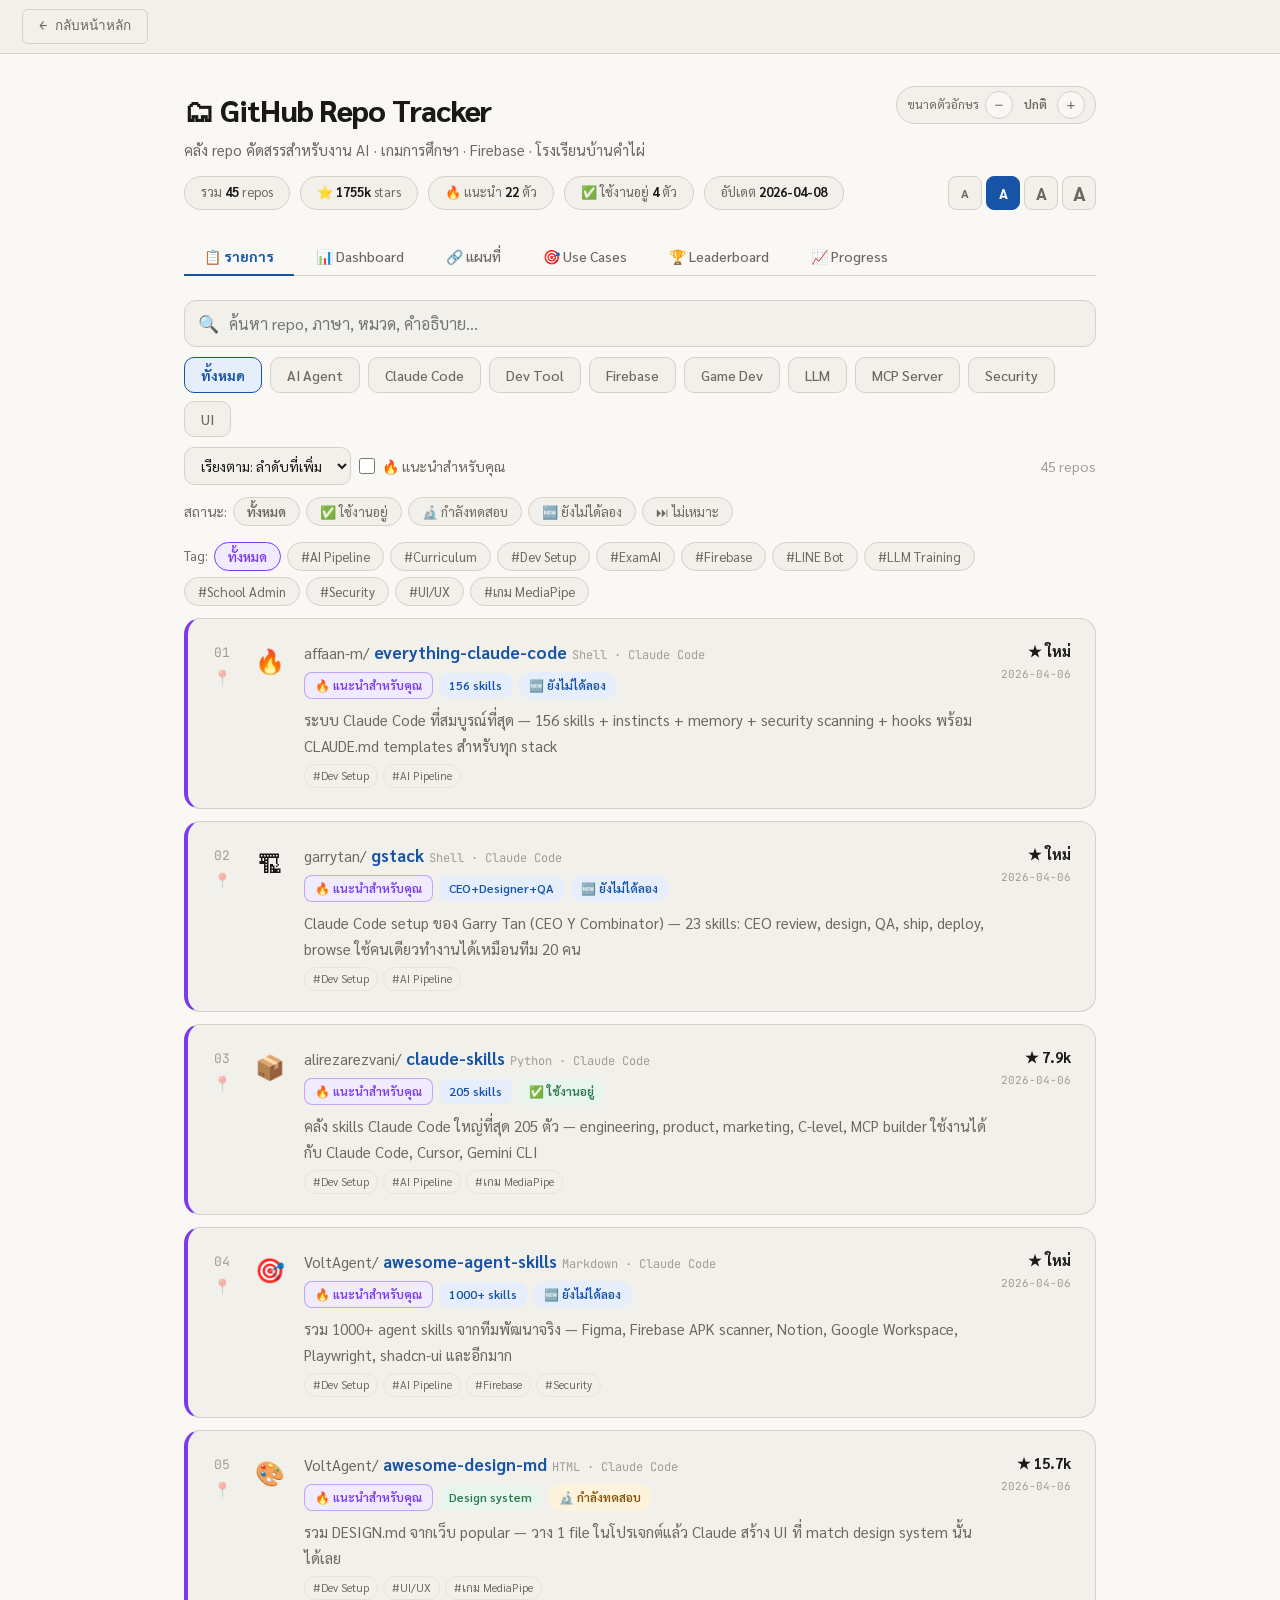
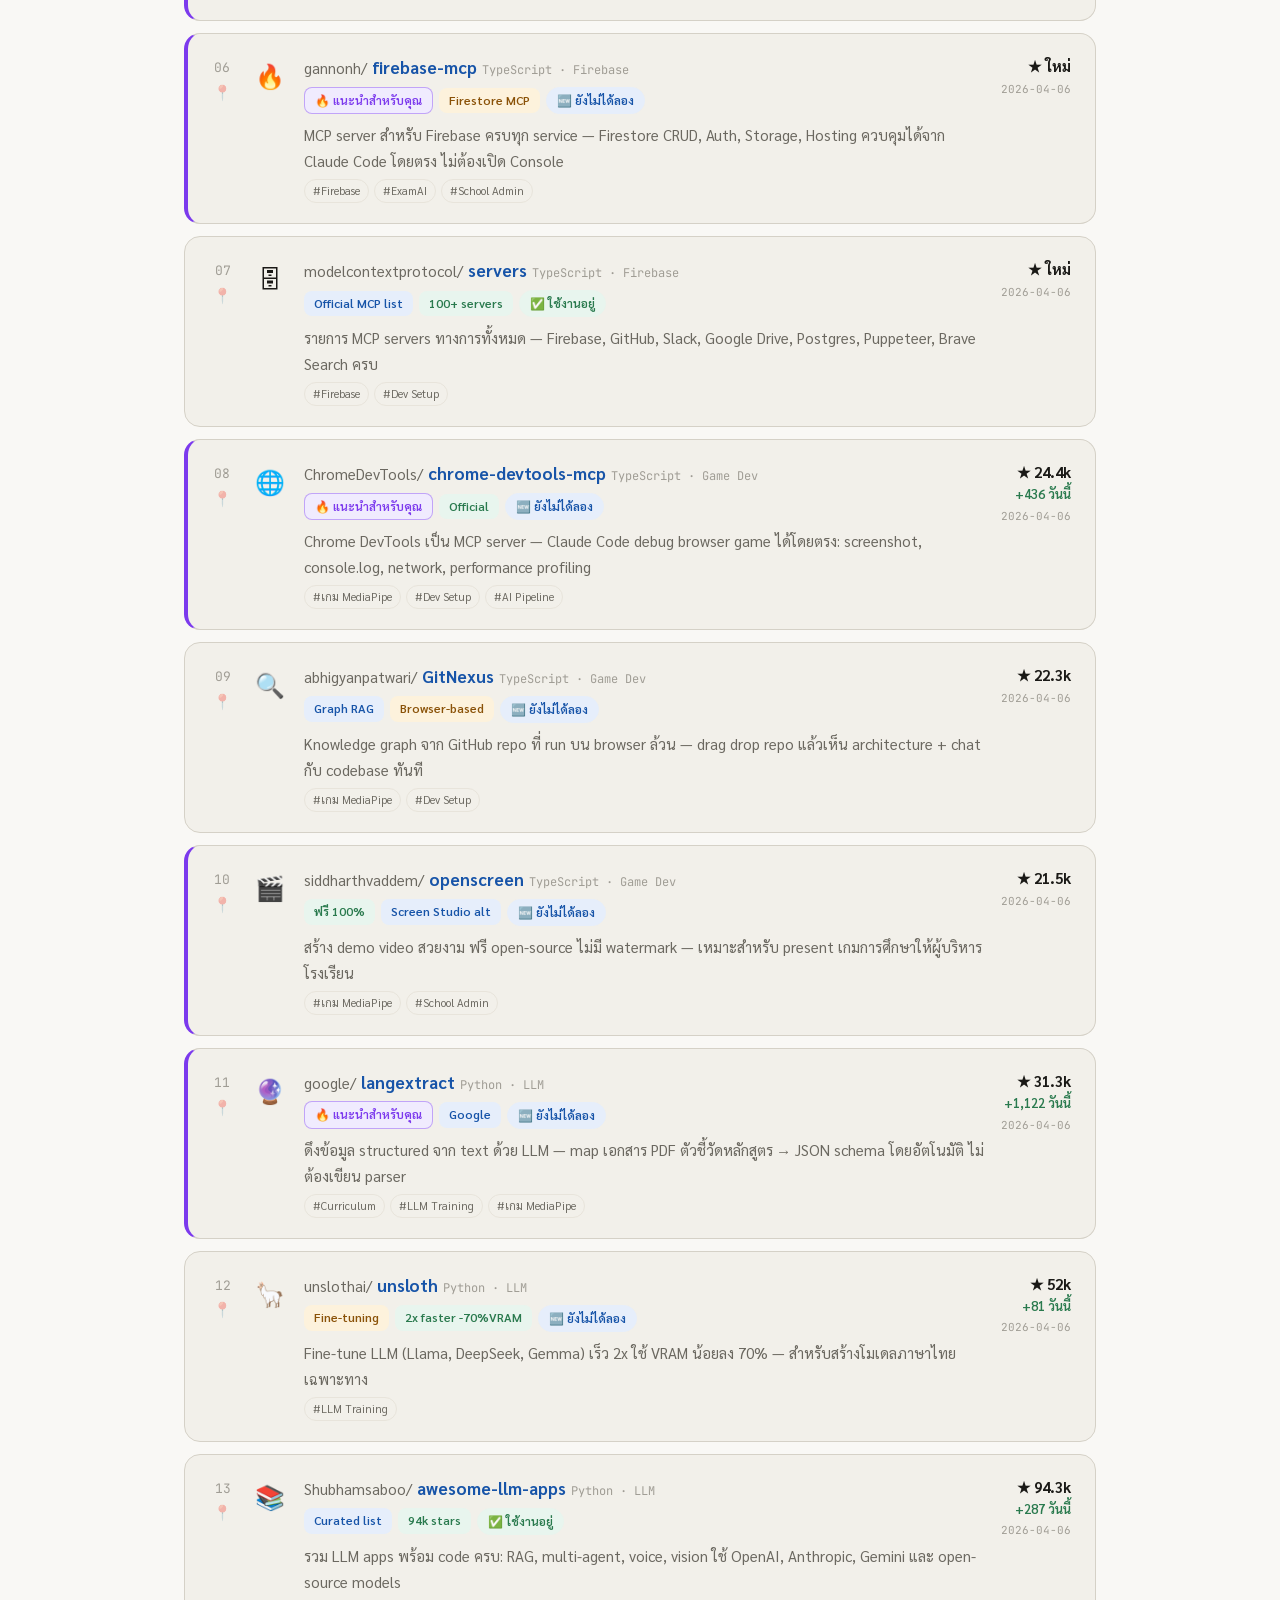
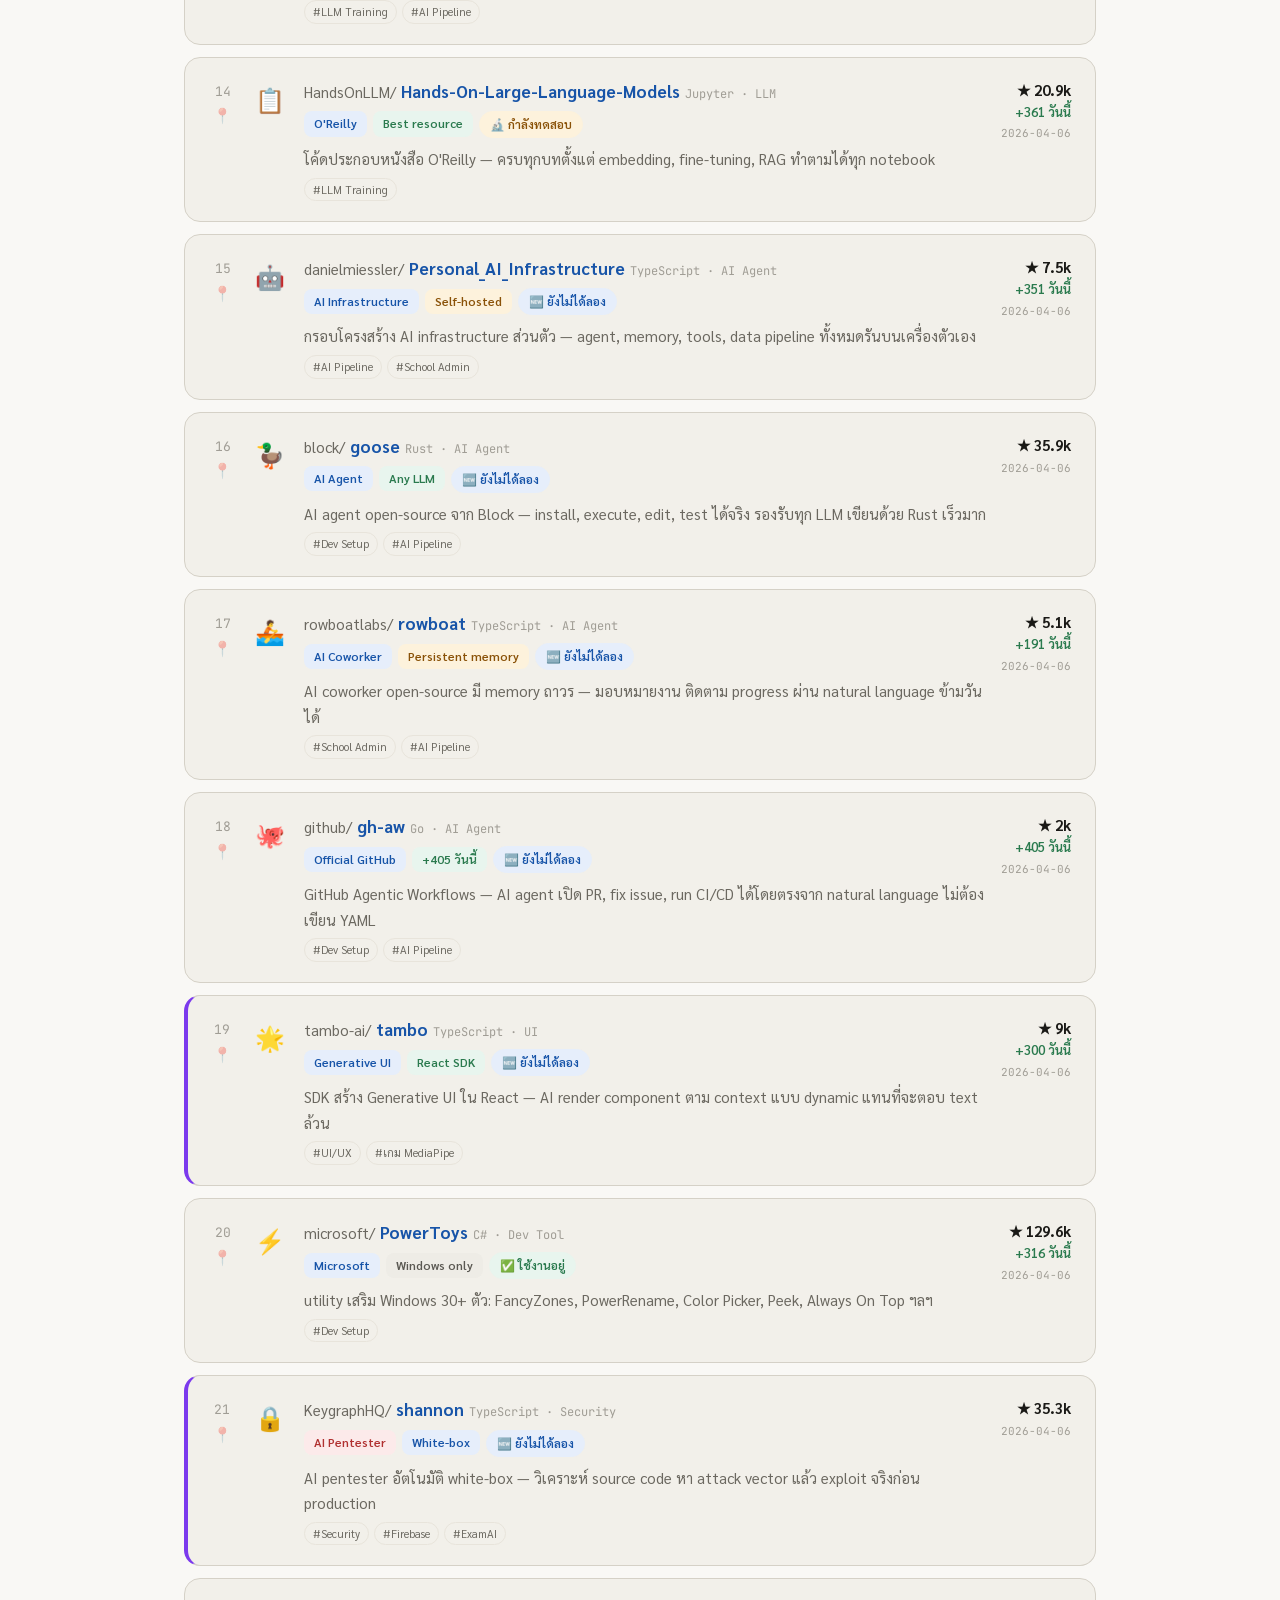
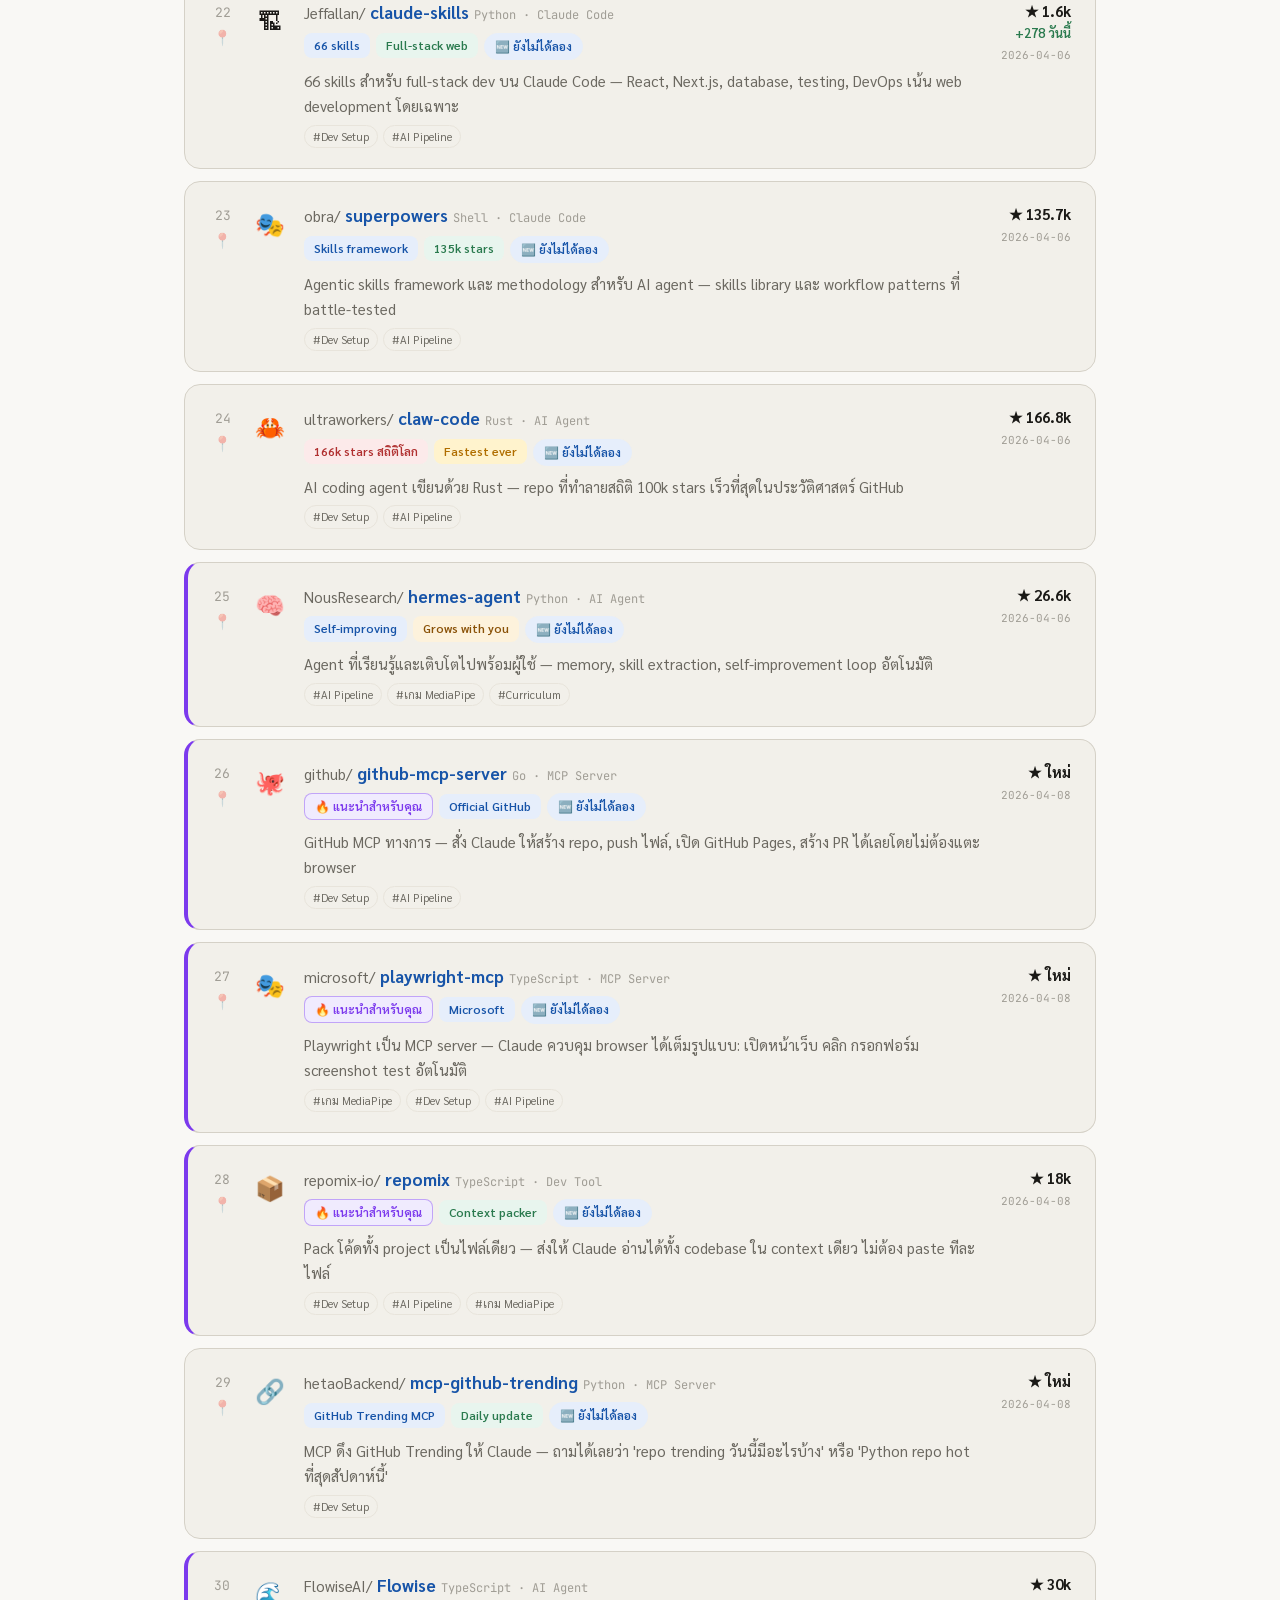
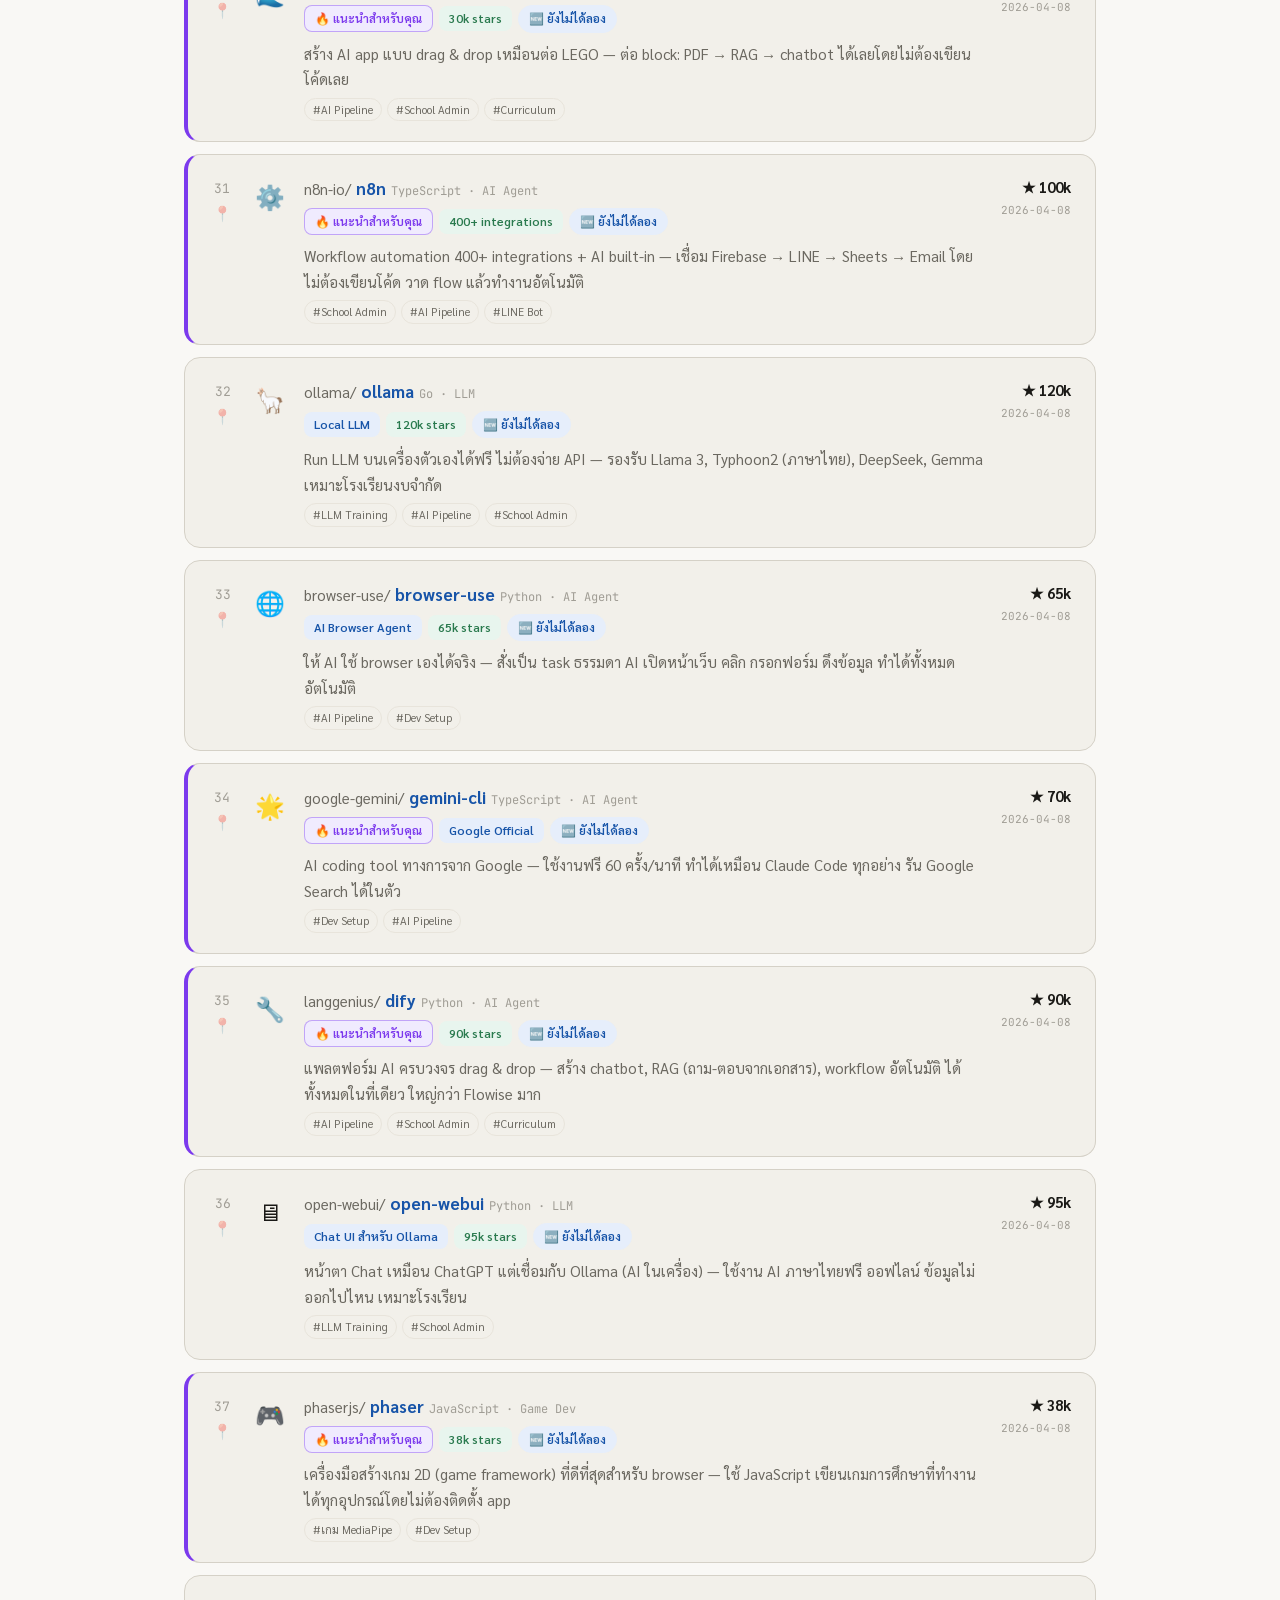
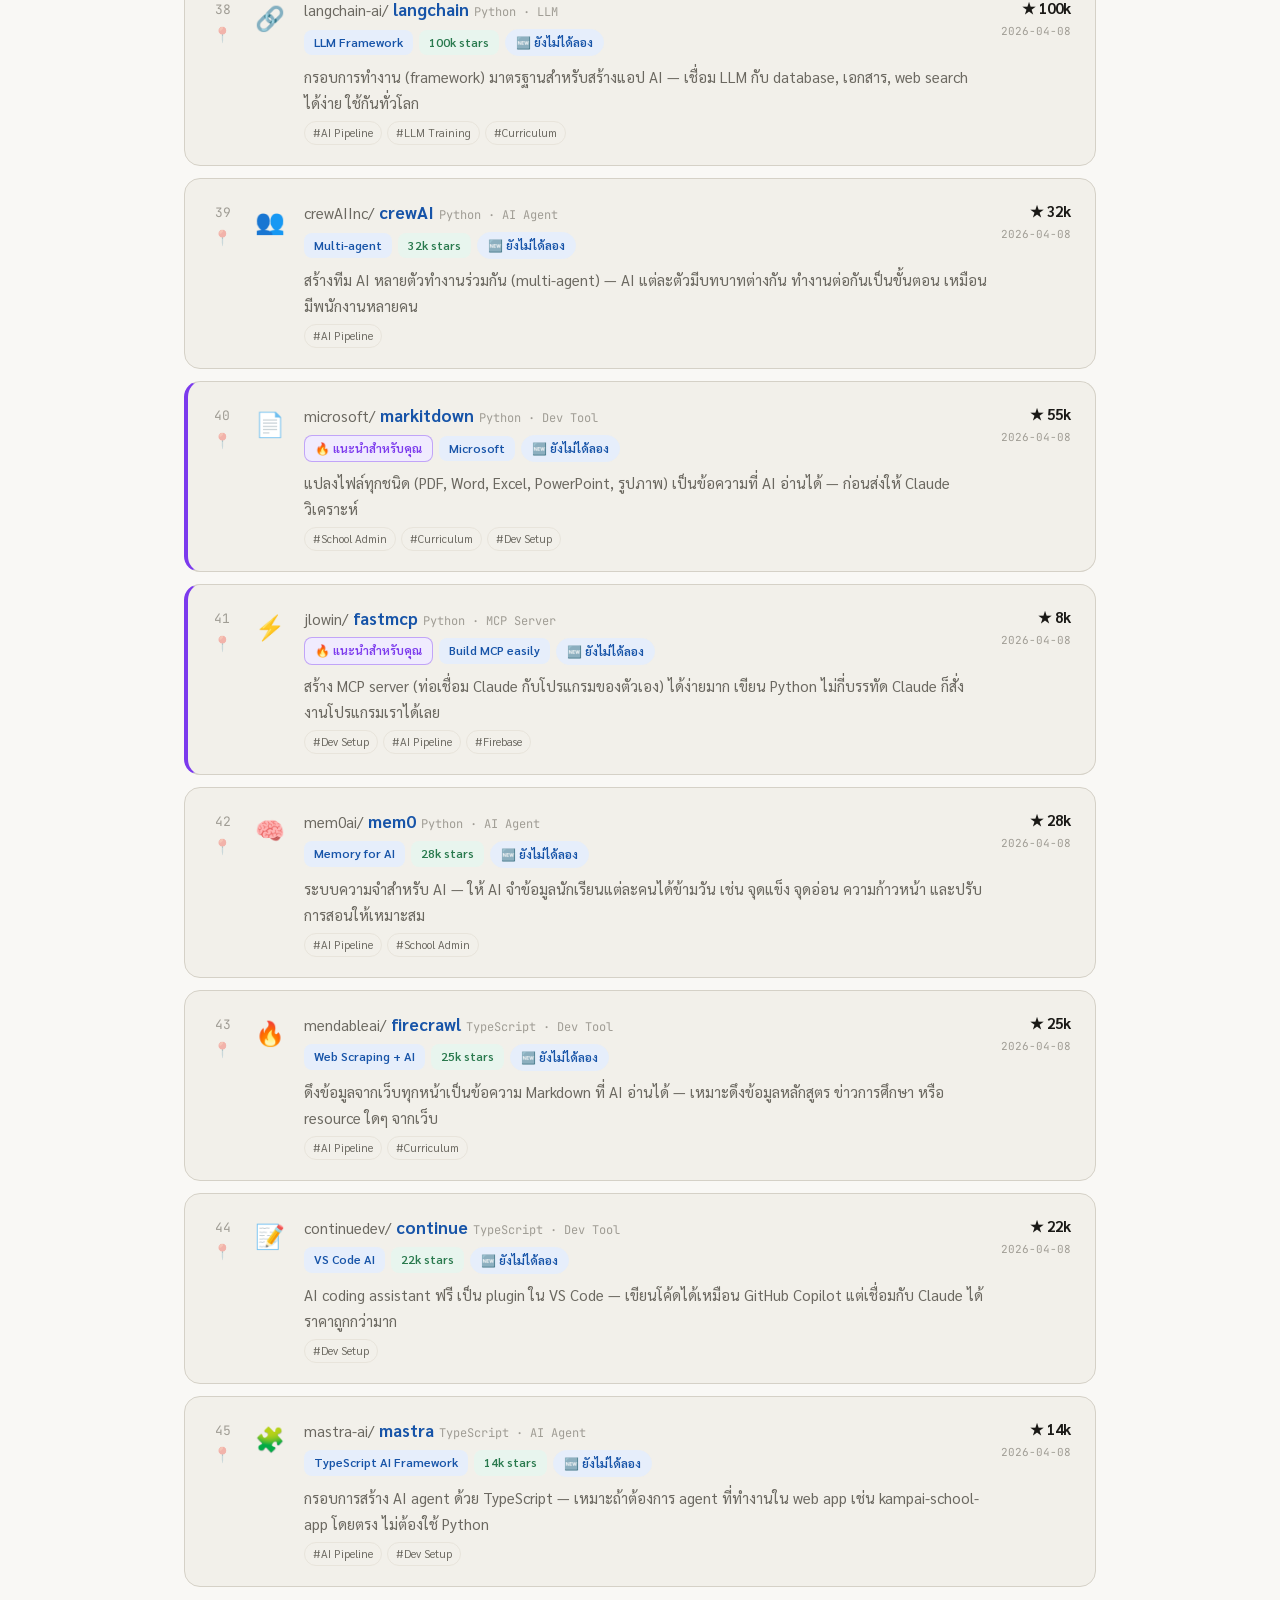
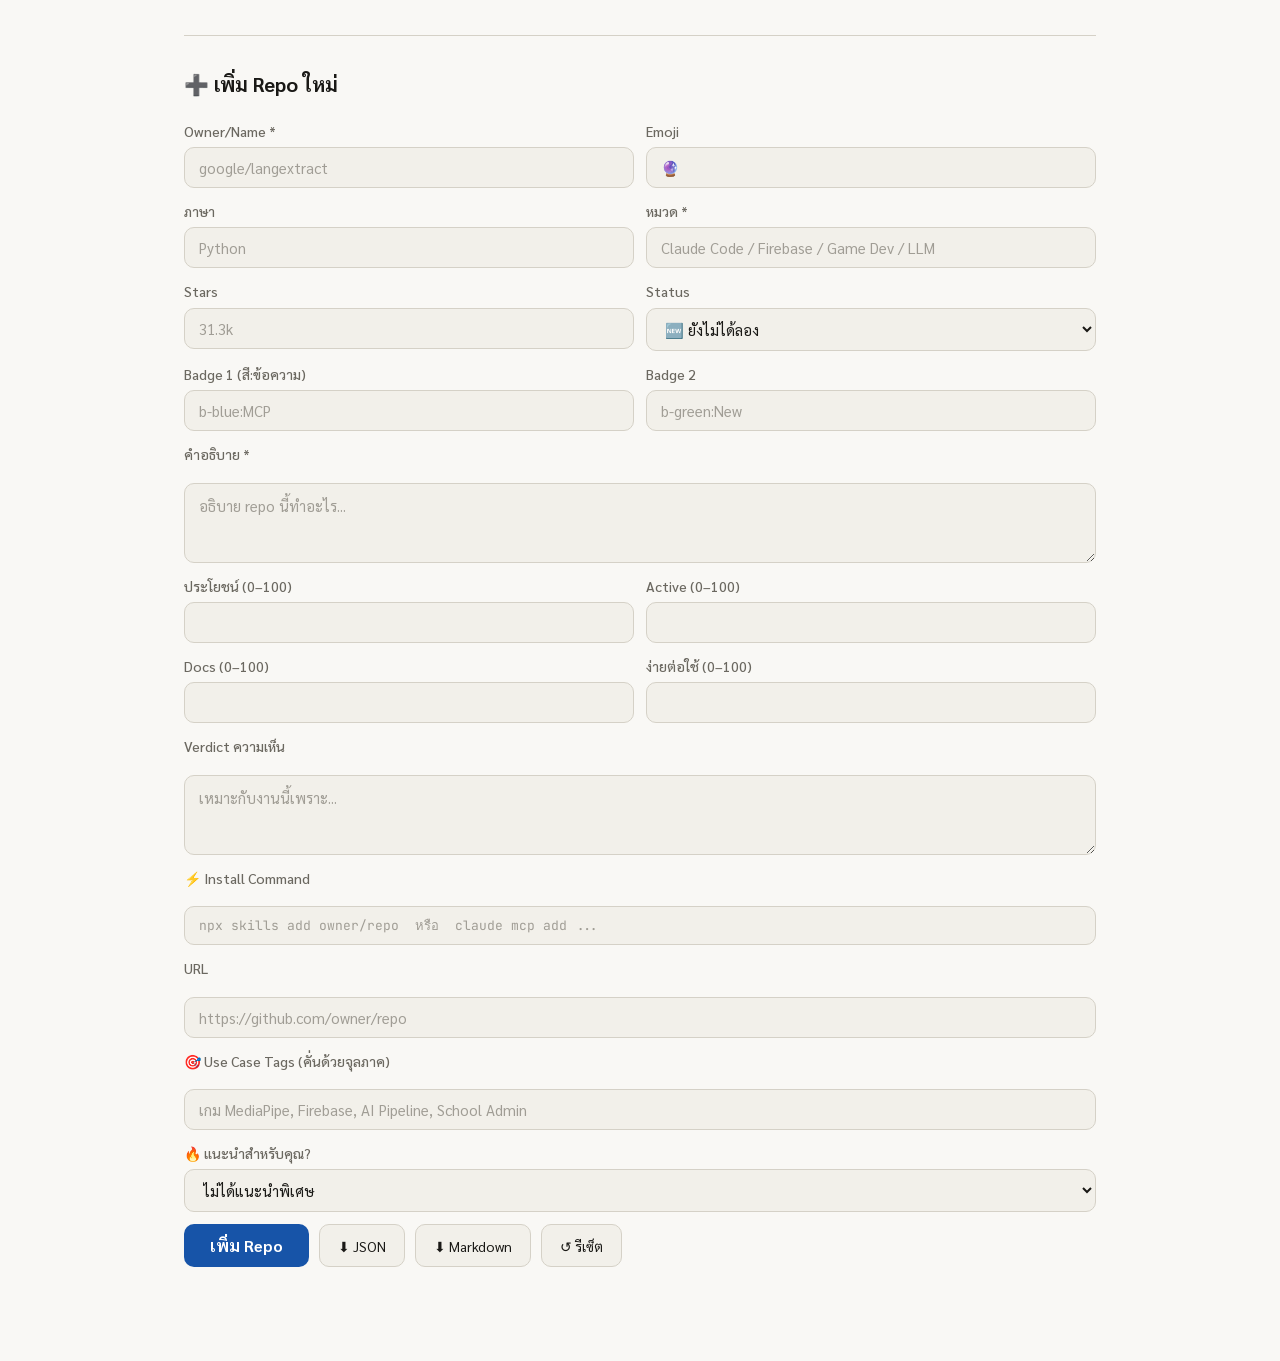
<file: repo-tracker.html>
<!DOCTYPE html>
<html lang="th">
<head>
<meta charset="UTF-8">
<meta name="viewport" content="width=device-width, initial-scale=1.0">
<title>GitHub Repo Tracker — บ้านคำไผ่</title>
<link href="https://fonts.googleapis.com/css2?family=Sarabun:wght@300;400;500;600;700;800&family=JetBrains+Mono:wght@400;500&display=swap" rel="stylesheet">
<link rel="stylesheet" href="css/repo-tracker.css" />
</head>
<body>
<!-- BACK BAR -->
<div class="back-bar">
    <a href="index.html" class="back-btn">← กลับหน้าหลัก</a>
</div>
<div class="page">

<div class="hdr">
  <div class="hdr-row">
    <div>
      <h1>🗂 GitHub Repo Tracker</h1>
      <div class="hdr-sub">คลัง repo คัดสรรสำหรับงาน AI · เกมการศึกษา · Firebase · โรงเรียนบ้านคำไผ่</div>
    </div>
    <div class="size-ctrl">
      <span>ขนาดตัวอักษร</span>
      <button class="sz-btn" onclick="changeSize(-1)" title="เล็กลง">−</button>
      <span class="sz-val" id="sz-label">ปกติ</span>
      <button class="sz-btn" onclick="changeSize(1)" title="ใหญ่ขึ้น">+</button>
    </div>
  </div>
  <div class="hdr-stats">
    <div class="sp">รวม <b id="s-total">0</b> repos</div>
    <div class="sp">⭐ <b id="s-stars">0</b> stars</div>
    <div class="sp">🔥 แนะนำ <b id="s-hot">0</b> ตัว</div>
    <div class="sp">✅ ใช้งานอยู่ <b id="s-active">0</b> ตัว</div>
    <div class="sp">อัปเดต <b id="s-date">—</b></div>
    <div class="font-switcher">
      <button class="fs-btn" id="fsz-sm" onclick="setFontSize('sm')" title="ตัวเล็ก" style="font-size:12px">A</button>
      <button class="fs-btn on" id="fsz-md" onclick="setFontSize('md')" title="ตัวปกติ" style="font-size:14px">A</button>
      <button class="fs-btn" id="fsz-lg" onclick="setFontSize('lg')" title="ตัวใหญ่" style="font-size:17px">A</button>
      <button class="fs-btn" id="fsz-xl" onclick="setFontSize('xl')" title="ตัวใหญ่มาก" style="font-size:20px">A</button>
    </div>
  </div>
</div>

<!-- TAB NAV -->
<div class="tab-nav">
  <button class="tab-btn on" onclick="showTab('list',this)">📋 รายการ</button>
  <button class="tab-btn" onclick="showTab('dash',this)">📊 Dashboard</button>
  <button class="tab-btn" onclick="showTab('map',this)">🔗 แผนที่</button>
  <button class="tab-btn" onclick="showTab('tags',this)">🎯 Use Cases</button>
  <button class="tab-btn" onclick="showTab('lb',this)">🏆 Leaderboard</button>
  <button class="tab-btn" onclick="showTab('prog',this)">📈 Progress</button>
</div>

<!-- ── TAB: DASHBOARD ── -->
<div class="tab-pane" id="tab-dash">
  <div class="dash-grid">
    <div class="dash-card" id="d-cat">
      <div class="dash-title">จำนวน repo ตามหมวด</div>
      <div id="cat-bars"></div>
    </div>
    <div class="dash-card">
      <div class="dash-title">สถานะการใช้งาน</div>
      <div class="status-grid" id="status-grid"></div>
    </div>
    <div class="dash-card">
      <div class="dash-title">Top 5 คะแนนประโยชน์</div>
      <div id="top5"></div>
    </div>
    <div class="dash-card">
      <div class="dash-title">คะแนนเฉลี่ยตามหมวด</div>
      <div id="avg-bars"></div>
    </div>
  </div>
</div>


<!-- ── TAB: MAP ── -->
<div class="tab-pane" id="tab-map">
  <div class="map-wrap">
    <div class="map-legend" id="map-legend"></div>
    <svg class="graph" viewBox="0 0 700 490" id="graph-svg" width="100%"></svg>
    <div class="map-info" id="map-info"><span style="color:var(--hint)">คลิกที่ node เพื่อดูข้อมูล และ highlight ความสัมพันธ์</span></div>
    <div class="map-hint">วงกลมใหญ่ = 🔥 แนะนำสำหรับคุณ &nbsp;·&nbsp; เส้นเชื่อม = ใช้งานร่วมกัน / พึ่งพากัน</div>
  </div>
</div>
<!-- ── TAB: USE CASE TAGS ── -->
<div class="tab-pane" id="tab-tags">
  <div style="margin-bottom:1rem">
    <div style="font-size:14px;font-weight:600;color:var(--text);margin-bottom:8px">เลือก Use Case เพื่อดู repo ที่เกี่ยวข้อง</div>
    <div class="tag-cloud" id="uc-cloud"></div>
  </div>
  <div class="cl" id="tag-list"></div>
</div>

<!-- ── TAB: LEADERBOARD ── -->
<div class="tab-pane" id="tab-lb">
  <div style="background:var(--bg2);border:0.5px solid var(--border);border-radius:16px;overflow:hidden;margin-bottom:1rem">
    <div style="padding:1rem 1.4rem;border-bottom:0.5px solid var(--border);display:flex;align-items:center;justify-content:space-between">
      <div style="font-size:14px;font-weight:600;color:var(--text)">🏆 Top 10 ประโยชน์สูงสุด</div>
      <select id="lb-sort" onchange="renderLB()" style="font-size:13px;padding:4px 10px;border-radius:8px;border:0.5px solid var(--border);background:var(--bg2);color:var(--text);font-family:'Sarabun',sans-serif">
        <option value="utility">ประโยชน์</option>
        <option value="activity">Active</option>
        <option value="docs">Docs</option>
        <option value="beginner">ง่ายต่อใช้</option>
        <option value="avg">เฉลี่ยทุกด้าน</option>
      </select>
    </div>
    <div id="lb-list"></div>
  </div>
</div>

<!-- ── TAB: PROGRESS ── -->
<div class="tab-pane" id="tab-prog">
  <div class="prog-grid">
    <div class="prog-card">
      <div class="prog-num" id="pg-total" style="color:var(--blue)">0</div>
      <div class="prog-lbl">repos ทั้งหมด</div>
      <div class="prog-sub" id="pg-new-week">+0 สัปดาห์นี้</div>
    </div>
    <div class="prog-card">
      <div class="prog-num" id="pg-active" style="color:var(--green)">0</div>
      <div class="prog-lbl">ใช้งานอยู่</div>
      <div class="prog-sub" id="pg-pct">0% ของทั้งหมด</div>
    </div>
    <div class="prog-card">
      <div class="prog-num" id="pg-pinned" style="color:var(--gold)">0</div>
      <div class="prog-lbl">ที่ Pin ไว้</div>
      <div class="prog-sub">สำคัญสูง</div>
    </div>
    <div class="prog-card">
      <div class="prog-num" id="pg-todo" style="color:var(--hi)">0</div>
      <div class="prog-lbl">To-Do ที่รอ</div>
      <div class="prog-sub" id="pg-done-todo">0 ทำแล้ว</div>
    </div>
  </div>
  <div style="background:var(--bg2);border:0.5px solid var(--border);border-radius:14px;padding:1rem 1.2rem;margin-bottom:1rem">
    <div style="font-size:13px;font-weight:600;color:var(--muted);margin-bottom:12px">เพิ่ม repos รายวัน (7 วันล่าสุด)</div>
    <div class="prog-week" id="pg-chart"></div>
  </div>
  <div class="activity-log">
    <div style="font-size:13px;font-weight:600;color:var(--muted);margin-bottom:8px">📜 Activity Log</div>
    <div id="pg-log"></div>
  </div>
</div>
<!-- ── TAB: LIST ── -->
<div class="tab-pane on" id="tab-list">
  <div class="toolbar">
    <div class="sw"><span class="si">🔍</span>
      <input type="text" id="q" placeholder="ค้นหา repo, ภาษา, หมวด, คำอธิบาย..." oninput="render()">
    </div>
    <div class="fw" id="filters"><button class="fb on" onclick="setF('all',this)">ทั้งหมด</button></div>
  </div>
  <div class="fw" style="margin-bottom:.75rem;gap:8px">
    <select class="ss" id="sort" onchange="render()">
      <option value="default">เรียงตาม: ลำดับที่เพิ่ม</option>
      <option value="hot">🔥 แนะนำก่อน</option>
      <option value="stars">⭐ Stars มากสุด</option>
      <option value="utility">🔧 ประโยชน์สูงสุด</option>
      <option value="newest">📅 เพิ่มล่าสุด</option>
    </select>
    <label style="font-size:14px;color:var(--muted);display:flex;align-items:center;gap:7px;cursor:pointer">
      <input type="checkbox" id="only-hot" onchange="render()" style="width:16px;height:16px;accent-color:var(--hi)">
      🔥 แนะนำสำหรับคุณ
    </label>
    <span class="rc" id="rcount"></span>
  </div>
  <div class="status-filter">
    <span style="font-size:14px;color:var(--muted);align-self:center">สถานะ:</span>
    <button class="sfp on" data-s="all" onclick="setSF('all',this)">ทั้งหมด</button>
    <button class="sfp" data-s="active" onclick="setSF('active',this)">✅ ใช้งานอยู่</button>
    <button class="sfp" data-s="testing" onclick="setSF('testing',this)">🔬 กำลังทดสอบ</button>
    <button class="sfp" data-s="new" onclick="setSF('new',this)">🆕 ยังไม่ได้ลอง</button>
    <button class="sfp" data-s="skip" onclick="setSF('skip',this)">⏭ ไม่เหมาะ</button>
  </div>
  <div class="tag-cloud" id="tag-filter" style="margin-bottom:.75rem"></div>
<div class="cl" id="list"></div>
</div>

<!-- ADD FORM -->
<div class="as">
  <div class="ah">➕ เพิ่ม Repo ใหม่</div>
  <div class="fg">
    <div><div class="fl">Owner/Name *</div><input class="fi" id="f-repo" placeholder="google/langextract"></div>
    <div><div class="fl">Emoji</div><input class="fi" id="f-emoji" placeholder="🔮" maxlength="4"></div>
  </div>
  <div class="fg">
    <div><div class="fl">ภาษา</div><input class="fi" id="f-lang" placeholder="Python"></div>
    <div><div class="fl">หมวด *</div><input class="fi" id="f-cat" placeholder="Claude Code / Firebase / Game Dev / LLM"></div>
  </div>
  <div class="fg">
    <div><div class="fl">Stars</div><input class="fi" id="f-stars" placeholder="31.3k"></div>
    <div><div class="fl">Status</div>
      <select class="fsel" id="f-status">
        <option value="new">🆕 ยังไม่ได้ลอง</option>
        <option value="testing">🔬 กำลังทดสอบ</option>
        <option value="active">✅ ใช้งานอยู่</option>
        <option value="skip">⏭ ไม่เหมาะ</option>
      </select>
    </div>
  </div>
  <div class="fg">
    <div><div class="fl">Badge 1 (สี:ข้อความ)</div><input class="fi" id="f-b1" placeholder="b-blue:MCP"></div>
    <div><div class="fl">Badge 2</div><input class="fi" id="f-b2" placeholder="b-green:New"></div>
  </div>
  <div class="fg one"><div class="fl">คำอธิบาย *</div><textarea class="fta" id="f-desc" placeholder="อธิบาย repo นี้ทำอะไร..."></textarea></div>
  <div class="fg">
    <div><div class="fl">ประโยชน์ (0–100)</div><input class="fi" id="f-u" type="number" min="0" max="100"></div>
    <div><div class="fl">Active (0–100)</div><input class="fi" id="f-a" type="number" min="0" max="100"></div>
  </div>
  <div class="fg">
    <div><div class="fl">Docs (0–100)</div><input class="fi" id="f-d" type="number" min="0" max="100"></div>
    <div><div class="fl">ง่ายต่อใช้ (0–100)</div><input class="fi" id="f-be" type="number" min="0" max="100"></div>
  </div>
  <div class="fg one"><div class="fl">Verdict ความเห็น</div><textarea class="fta" id="f-v" placeholder="เหมาะกับงานนี้เพราะ..."></textarea></div>
  <div class="fg one"><div class="fl">⚡ Install Command</div><input class="fi fmono" id="f-install" placeholder="npx skills add owner/repo  หรือ  claude mcp add ..."></div>
  <div class="fg one"><div class="fl">URL</div><input class="fi" id="f-url" placeholder="https://github.com/owner/repo"></div>
  <div class="fg one"><div class="fl">🎯 Use Case Tags (คั่นด้วยจุลภาค)</div><input class="fi" id="f-tags" placeholder="เกม MediaPipe, Firebase, AI Pipeline, School Admin"></div>
  <div class="fg one">
    <div><div class="fl">🔥 แนะนำสำหรับคุณ?</div>
      <select class="fsel" id="f-hot"><option value="0">ไม่ได้แนะนำพิเศษ</option><option value="1">🔥 แนะนำสำหรับคุณ</option></select>
    </div>
  </div>
  <div style="display:flex;gap:10px;flex-wrap:wrap;margin-top:4px">
    <button class="bp" onclick="addRepo()">เพิ่ม Repo</button>
    <button class="bs2" onclick="exportJSON()">⬇ JSON</button>
    <button class="bs2" onclick="exportMD()">⬇ Markdown</button>
    <button class="bs2" onclick="resetData()">↺ รีเซ็ต</button>
  </div>
  <div class="msg" id="msg"></div>
</div>
</div>

<script src="data/repos_db.js"></script>
<script>




let _stored=JSON.parse(localStorage.getItem('rtracker4')||'null');
let DB;
if(_stored){
  // merge: keep existing data, add any new repos from DEF that are missing
  const existingIds=new Set(_stored.map(r=>r.id));
  const newEntries=DEF.filter(r=>!existingIds.has(r.id));
  DB=[..._stored,...newEntries];
  if(newEntries.length){localStorage.setItem('rtracker4',JSON.stringify(DB));}
} else {
  DB=JSON.parse(JSON.stringify(DEF));
}
DB.forEach(r=>{if(!r.tags)r.tags=[];if(!r.pinned)r.pinned=false;if(!r.todos)r.todos=[];if(!r.rating)r.rating=0;if(!r.aiSummary)r.aiSummary='';if(r.detail===undefined){const def=DEF.find(d=>d.id===r.id);r.detail=def?def.detail||{}:{};}});
let opened=null,fcat='all',fstatus='all',ftag='all';
function save(){localStorage.setItem('rtracker4',JSON.stringify(DB));}
function sc(v){return v>=85?'var(--green)':v>=65?'var(--blue)':'var(--amber)';}
 
// ── TABS ──
function showTab(id,btn){
  document.querySelectorAll('.tab-pane').forEach(p=>p.classList.remove('on'));
  document.querySelectorAll('.tab-btn').forEach(b=>b.classList.remove('on'));
  document.getElementById('tab-'+id).classList.add('on');
  btn.classList.add('on');
  if(id==='dash')renderDash();
  if(id==='map'){renderMap();}
  if(id==='tags'){renderTagTab();}
  if(id==='lb'){renderLB();}
  if(id==='prog'){renderProg();}
}
 
// ── DASHBOARD ──
function renderDash(){
  const cats=[...new Set(DB.map(r=>r.cat))];
  const catCounts={};
  cats.forEach(c=>{catCounts[c]=DB.filter(r=>r.cat===c).length;});
  const maxC=Math.max(...Object.values(catCounts));
  document.getElementById('cat-bars').innerHTML=Object.entries(catCounts)
    .sort((a,b)=>b[1]-a[1])
    .map(([c,n],i)=>`
      <div class="bar-row">
        <div class="bar-lbl" title="${c}">${c}</div>
        <div class="bar-track"><div class="bar-fill" style="width:${Math.round(n/maxC*100)}%;background:${CAT_COLORS[i%CAT_COLORS.length]}"></div></div>
        <div class="bar-num">${n}</div>
      </div>`).join('');
 
  const sc_cnt={new:0,testing:0,active:0,skip:0};
  DB.forEach(r=>sc_cnt[r.status||'new']++);
  document.getElementById('status-grid').innerHTML=
    `<div class="sstat"><div class="sstat-n" style="color:var(--blue)">${sc_cnt.new}</div><div class="sstat-l">🆕 ยังไม่ได้ลอง</div></div>
     <div class="sstat"><div class="sstat-n" style="color:var(--amber)">${sc_cnt.testing}</div><div class="sstat-l">🔬 กำลังทดสอบ</div></div>
     <div class="sstat"><div class="sstat-n" style="color:var(--green)">${sc_cnt.active}</div><div class="sstat-l">✅ ใช้งานอยู่</div></div>
     <div class="sstat"><div class="sstat-n" style="color:var(--gray)">${sc_cnt.skip}</div><div class="sstat-l">⏭ ไม่เหมาะ</div></div>`;
 
  const top5=[...DB].sort((a,b)=>b.scores.utility-a.scores.utility).slice(0,5);
  document.getElementById('top5').innerHTML=top5.map((r,i)=>`
    <div class="top5-row">
      <div class="top5-rank">${i+1}</div>
      <div class="top5-name">${r.owner}/${r.name}</div>
      <div class="top5-score">${r.scores.utility}</div>
    </div>`).join('');
 
  const avgByCat={};
  cats.forEach(c=>{
    const rs=DB.filter(r=>r.cat===c);
    avgByCat[c]=Math.round(rs.reduce((s,r)=>s+r.scores.utility,0)/rs.length);
  });
  const maxA=Math.max(...Object.values(avgByCat));
  const aiCount=DB.filter(r=>r.aiSummary&&r.aiSummary.trim()).length;
  const aiEl=document.getElementById('ai-summary-count');
  if(aiEl)aiEl.textContent=`มีข้อมูล AI สรุปแล้ว ${aiCount} จาก ${DB.length} repos`;
  document.getElementById('avg-bars').innerHTML=Object.entries(avgByCat)
    .sort((a,b)=>b[1]-a[1])
    .map(([c,n],i)=>`
      <div class="bar-row">
        <div class="bar-lbl" title="${c}">${c}</div>
        <div class="bar-track"><div class="bar-fill" style="width:${Math.round(n/maxA*100)}%;background:${CAT_COLORS[i%CAT_COLORS.length]}"></div></div>
        <div class="bar-num">${n}</div>
      </div>`).join('');
}
 
// ── STATUS CYCLE ──
let openMenu=null;
function cycleStatus(id,e){
  e.stopPropagation();
  if(openMenu&&openMenu!==id){document.getElementById('sm-'+openMenu).classList.remove('show');}
  const m=document.getElementById('sm-'+id);
  if(m){m.classList.toggle('show');openMenu=m.classList.contains('show')?id:null;}
}
function setStatus(id,s,e){
  e.stopPropagation();
  const r=DB.find(r=>r.id===id);
  if(r){r.status=s;save();}
  if(openMenu){document.getElementById('sm-'+openMenu).classList.remove('show');openMenu=null;}
  render();
}
document.addEventListener('click',()=>{
  if(openMenu){document.getElementById('sm-'+openMenu).classList.remove('show');openMenu=null;}
});
 
// ── FILTERS ──
function buildF(){
  const cats=['all',...new Set(DB.map(r=>r.cat).sort())];
  document.getElementById('filters').innerHTML=cats.map(c=>
    `<button class="fb${c===fcat?' on':''}" onclick="setF('${c}',this)">${c==='all'?'ทั้งหมด':c}</button>`
  ).join('');
}
function setF(cat,btn){fcat=cat;document.querySelectorAll('.fb').forEach(b=>b.classList.remove('on'));btn.classList.add('on');render();}
function setSF(s,btn){fstatus=s;document.querySelectorAll('.sfp').forEach(b=>b.classList.remove('on'));btn.classList.add('on');render();}
 
// ── COPY ──
function copyText(id,text){
  navigator.clipboard.writeText(text).catch(()=>{});
  const btn=document.getElementById(id);
  if(btn){btn.textContent='✓ คัดลอกแล้ว';btn.classList.add('copied');setTimeout(()=>{btn.textContent='📋 คัดลอก';btn.classList.remove('copied');},2000);}
}
 
// ── DETAIL TABS ──
function showDT(rid,tab){
  ['info','review','install','snippet','note','todo','ai'].forEach(t=>{
    const p=document.getElementById('dp-'+rid+'-'+t);
    const b=document.getElementById('db-'+rid+'-'+t);
    if(p)p.classList.toggle('on',t===tab);
    if(b)b.classList.toggle('on',t===tab);
  });
}
 
// ── RENDER ──
function render(){
  const q=document.getElementById('q').value.toLowerCase();
  const srt=document.getElementById('sort').value;
  const oh=document.getElementById('only-hot').checked;
  let data=DB.filter(r=>{
    if(oh&&!r.hot)return false;
    if(fcat!=='all'&&r.cat!==fcat)return false;
    if(fstatus!=='all'&&(r.status||'new')!==fstatus)return false;
    if(ftag!=='all'&&!(r.tags||[]).includes(ftag))return false;
    if(q)return[r.owner,r.name,r.cat,r.lang,r.desc,r.verdict||''].join(' ').toLowerCase().includes(q);
    return true;
  });
  if(srt==='hot')data.sort((a,b)=>b.hot-a.hot||b.scores.utility-a.scores.utility);
  if(srt==='stars')data.sort((a,b)=>b.starsN-a.starsN);
  if(srt==='utility')data.sort((a,b)=>b.scores.utility-a.scores.utility);
  if(srt==='newest')data.sort((a,b)=>b.added.localeCompare(a.added));
  // pinned always float to top
  data.sort((a,b)=>(b.pinned?1:0)-(a.pinned?1:0));
 
  document.getElementById('rcount').textContent=data.length+' repos';
  document.getElementById('s-total').textContent=DB.length;
  document.getElementById('s-stars').textContent=(DB.reduce((s,r)=>s+r.starsN,0)/1000).toFixed(0)+'k';
  document.getElementById('s-hot').textContent=DB.filter(r=>r.hot).length;
  document.getElementById('s-active').textContent=DB.filter(r=>r.status==='active').length;
  document.getElementById('s-date').textContent=DB.map(r=>r.added).sort().reverse()[0]||'—';
  buildF();buildTagFilter();
 
  const lb={utility:'ประโยชน์',activity:'Active',docs:'Docs',beginner:'ง่ายต่อใช้'};
  document.getElementById('list').innerHTML=data.length?data.map((r,i)=>{
    const isO=opened===r.id;
    const[bc1,bt1]=r.b1.split(':');const[bc2,bt2]=r.b2.split(':');
    const st=r.status||'new';
    const sm=ST_META[st];
    const installLines=(r.install||'').trim();
    const hasInstall=installLines.length>0;
    const hasSnip=(r.snippet||'').trim().length>0;
    return`<div class="card${isO?' open':''}${r.hot?' hot':''}" id="c${r.id}" onclick="tog(${r.id})">
      <div class="cr">
        <div class="cn" style="display:flex;flex-direction:column;align-items:center;gap:4px">
          <span style="font-size:13px;color:var(--hint);font-family:'JetBrains Mono',monospace">${String(i+1).padStart(2,'0')}</span>
          <button class="pin-btn${r.pinned?' on':''}" onclick="event.stopPropagation();pinToggle(${r.id})" title="${r.pinned?'ถอน Pin':'Pin repo นี้'}">${r.pinned?'📌':'📍'}</button>
        </div>
        <div class="ci">${r.emoji}</div>
        <div class="cb">
          <div class="ct"><span class="co">${r.owner}/</span><span class="cname">${r.name}</span><span class="clang">${r.lang} · ${r.cat}</span></div>
          <div class="bg-row">
            <span class="badge ${bc1}">${bt1}</span>
            <span class="badge ${bc2}">${bt2}</span>
            <div class="status-cycle" onclick="cycleStatus(${r.id},event)">
              <span class="status-tag ${sm.cls}">${sm.label}</span>
              <div class="status-menu" id="sm-${r.id}">
                ${Object.entries(ST_META).map(([k,v])=>`<div class="sm-item" onclick="setStatus(${r.id},'${k}',event)">${v.label}</div>`).join('')}
              </div>
            </div>
          </div>
          <div class="cdesc">${r.desc}</div>
          ${(r.tags||[]).length?`<div class="repo-tags">${(r.tags||[]).map(t=>`<span class="tag-chip sm">#${t}</span>`).join('')}</div>`:''}
        </div>
        <div class="cright">
          <div class="sv">★ ${r.stars}</div>
          ${r.today?`<div class="tv">${r.today} วันนี้</div>`:''}
          <div class="dv">${r.added}</div>
        </div>
      </div>
      ${isO?`<div class="det">
        <div class="det-tabs">
          <button class="dt-btn" id="db-${r.id}-info" onclick="event.stopPropagation();showDT(${r.id},'info')">📖 รายละเอียด</button>
          <button class="dt-btn on" id="db-${r.id}-review" onclick="event.stopPropagation();showDT(${r.id},'review')">📊 รีวิว</button>
          <button class="dt-btn" id="db-${r.id}-install" onclick="event.stopPropagation();showDT(${r.id},'install')">⚡ ติดตั้ง${hasInstall?' ✓':''}</button>
          <button class="dt-btn" id="db-${r.id}-snippet" onclick="event.stopPropagation();showDT(${r.id},'snippet')">📝 Snippet${hasSnip?' ✓':''}</button>
          <button class="dt-btn" id="db-${r.id}-note" onclick="event.stopPropagation();showDT(${r.id},'note')">🗒 บันทึก</button>
          <button class="dt-btn" id="db-${r.id}-todo" onclick="event.stopPropagation();showDT(${r.id},'todo')">📋 To-Do${r.todos&&r.todos.length?' ('+r.todos.length+')':''}</button>
          <button class="dt-btn" id="db-${r.id}-ai" onclick="event.stopPropagation();showDT(${r.id},'ai')">🤖 AI สรุป</button>
        </div>
        <div class="dt-pane" id="dp-${r.id}-info">
          ${(()=>{
            const d=r.detail||{};
            if(!d.usage&&!d.prompts){
              return '<div class="no-detail">ยังไม่มีข้อมูลละเอียด — กด "🤖 AI สรุป" แล้วบันทึกผลมาวางที่นี่ได้</div>';
            }
            let html='';
            if(d.meta){
              html+=`<div class="meta-row">
                ${d.meta.price?`<span class="meta-pill">💰 <b>${d.meta.price}</b></span>`:''}
                ${d.meta.time?`<span class="meta-pill">⏱ ติดตั้ง <b>${d.meta.time}</b></span>`:''}
                ${d.meta.os?`<span class="meta-pill">💻 <b>${d.meta.os}</b></span>`:''}
                ${d.meta.offline?`<span class="meta-pill">${d.meta.offline==='ได้'?'✅':'🌐'} <b>ออฟไลน์ ${d.meta.offline}</b></span>`:''}
              </div>`;
            }
            if(d.usage&&d.usage.length){
              html+='<div class="info-section"><div class="info-head">🎯 ใช้ทำอะไรได้บ้าง</div><div>';
              html+=d.usage.map(u=>`<div class="use-item"><div class="use-icon">•</div><div class="use-txt">${u}</div></div>`).join('');
              html+='</div></div>';
            }
            if(d.prereq){
              html+=`<div class="info-section"><div class="info-head">✅ ต้องมีอะไรก่อน</div><div class="info-body">${d.prereq}</div></div>`;
            }
            if(d.prompts&&d.prompts.length){
              html+='<div class="info-section"><div class="info-head">💬 ตัวอย่างคำสั่งที่บอก Claude ได้เลย</div><div>';
              html+=d.prompts.map(p=>`<div class="prompt-item" onclick="navigator.clipboard.writeText('${p.replace(/'/g,"\'")}')"><span>${p}</span><span class="prompt-copy">📋 คัดลอก</span></div>`).join('');
              html+='</div></div>';
            }
            if(d.warning){
              html+=`<div style="background:var(--abg);border:0.5px solid var(--amber);border-radius:10px;padding:9px 13px;font-size:13px;color:var(--amber);margin-top:4px">⚠️ ${d.warning}</div>`;
            }
            return html;
          })()}
        </div>
        <div class="dt-pane on" id="dp-${r.id}-review">
          ${Object.entries(r.scores).map(([k,v])=>`
            <div class="sr"><span class="sl">${lb[k]}</span>
              <div class="st"><div class="sf" style="width:${v}%;background:${sc(v)}"></div></div>
              <span class="sn">${v}</span></div>`).join('')}
          <div class="verd">${r.verdict||'—'}</div>
        </div>
        <div class="dt-pane" id="dp-${r.id}-install">
          ${hasInstall?`
            <div class="fi-lbl">⚡ คำสั่งติดตั้ง</div>
            <div class="install-box">
              <pre class="install-cmd">${r.install}</pre>
              <button class="copy-btn" id="cpb-${r.id}" onclick="event.stopPropagation();copyText('cpb-${r.id}','${r.install.replace(/'/g,"\\'")}')">📋 คัดลอก</button>
            </div>`:`<div class="no-install">ไม่มีคำสั่งติดตั้ง — แก้ไขได้ที่ฟอร์มด้านล่าง</div>`}
        </div>
        <div class="dt-pane" id="dp-${r.id}-snippet">
          <div class="snip-lbl">📝 Code Snippet / ตัวอย่างการใช้งาน</div>
          <div class="snippet-area">
            <textarea class="snip" placeholder="วาง code snippet, config, หรือตัวอย่างการใช้งานที่นี่..." onclick="event.stopPropagation()" onchange="saveSnip(${r.id},this.value)">${r.snippet||''}</textarea>
          </div>
          ${(r.snippet||'').trim()?`<button class="copy-btn" onclick="event.stopPropagation();copyText('cps-${r.id}','${(r.snippet||'').replace(/'/g,"\\'")}');" id="cps-${r.id}" style="margin-top:6px">📋 คัดลอก snippet</button>`:''}
        </div>
        <div class="dt-pane" id="dp-${r.id}-note">
          <div class="nl">🗒 บันทึกของฉัน</div>
          <textarea class="note" placeholder="จดบันทึก, ความคิดเห็น, สิ่งที่ต้องลอง, ปัญหาที่เจอ..." onclick="event.stopPropagation()" onchange="saveNote(${r.id},this.value)">${r.note||''}</textarea>
        </div>
        <div class="dt-pane" id="dp-${r.id}-todo">
          <div class="todo-wrap">
            <div class="todo-lbl">
              <span>📋 To-Do List</span>
              <span style="color:var(--hint);font-size:11px">${(r.todos||[]).filter(t=>t.done).length}/${(r.todos||[]).length} เสร็จแล้ว</span>
            </div>
            <div class="todo-list" id="tl-${r.id}">
              ${(r.todos||[]).map((t,ti)=>`
                <div class="todo-row" id="tr-${r.id}-${ti}">
                  <input type="checkbox" class="todo-cb" ${t.done?'checked':''} onclick="event.stopPropagation();toggleTodo(${r.id},${ti})">
                  <input type="text" class="todo-txt${t.done?' done':''}" value="${t.text}" onclick="event.stopPropagation()" onchange="editTodo(${r.id},${ti},this.value)" placeholder="รายการ...">
                  <button class="todo-del" onclick="event.stopPropagation();delTodo(${r.id},${ti})">✕</button>
                </div>`).join('')}
            </div>
            <div class="todo-add">
              <input type="text" id="ta-${r.id}" placeholder="เพิ่มรายการใหม่..." onclick="event.stopPropagation()" onkeydown="if(event.key==='Enter'){event.stopPropagation();addTodo(${r.id});}">
              <button onclick="event.stopPropagation();addTodo(${r.id})">+ เพิ่ม</button>
            </div>
          </div>
        </div>
        <div class="dt-pane" id="dp-${r.id}-ai">
          <div style="margin-bottom:10px">
            <div class="nl">🤖 AI สรุป repo อัตโนมัติ</div>
            ${r.aiSummary?`<div class="ai-result show" id="ai-res-${r.id}">${r.aiSummary}</div>`:`<div class="ai-result" id="ai-res-${r.id}"></div>`}
            <button class="ai-btn" id="ai-btn-${r.id}" onclick="event.stopPropagation();runAI(${r.id},'${r.url.replace(/'/g,'\'')}')" style="margin-top:8px">
              🤖 สรุปจาก README
            </button>
            ${r.aiSummary?`<button class="ai-btn" onclick="event.stopPropagation();clearAI(${r.id})" style="margin-top:8px;margin-left:8px;background:var(--gabg);color:var(--gray);border-color:var(--border)">↺ ล้าง</button>`:''}
            ${r.aiSummary?`<div class="ai-export-row">
              <button class="ai-exp-btn ai-exp-md" onclick="event.stopPropagation();exportOneAI(${r.id},'md')">⬇ Export .md</button>
              <button class="ai-exp-btn ai-exp-txt" onclick="event.stopPropagation();exportOneAI(${r.id},'txt')">⬇ Export .txt</button>
            </div>`:''}
          </div>
        </div>
        <div class="df">
          <a href="${r.url}" target="_blank" class="ghl" onclick="event.stopPropagation()">⬡ ${r.url.replace('https://','')}</a>
          <button class="bdel" onclick="event.stopPropagation();del(${r.id})">ลบ</button>
        </div>
      </div>`:''}
    </div>`;
  }).join(''):`<div class="empty">ไม่พบ repo ที่ตรงกับการค้นหา</div>`;
}
 
function tog(id){opened=opened===id?null:id;render();}
function saveNote(id,val){const r=DB.find(r=>r.id===id);if(r){r.note=val;save();}}
function saveSnip(id,val){const r=DB.find(r=>r.id===id);if(r){r.snippet=val;save();}}
function del(id){if(!confirm('ลบ repo นี้?'))return;const rd=DB.find(r=>r.id===id);if(rd)logActivity('🗑','ลบ '+rd.owner+'/'+rd.name);DB=DB.filter(r=>r.id!==id);opened=null;save();render();}
 
function addRepo(){
  const repo=document.getElementById('f-repo').value.trim();
  const desc=document.getElementById('f-desc').value.trim();
  const cat=document.getElementById('f-cat').value.trim();
  if(!repo||!desc||!cat){setMsg('⚠ กรุณากรอก Owner/Name, หมวด และ คำอธิบาย','var(--red)');return;}
  const pts=repo.split('/');
  const owner=pts[0],name=pts.slice(1).join('/')||repo;
  const sr=document.getElementById('f-stars').value.trim()||'0';
  const sn=parseFloat(sr.replace('k',''))*(sr.includes('k')?1000:1);
  DB.push({id:Date.now(),emoji:document.getElementById('f-emoji').value.trim()||'📦',owner,name,cat,
    lang:document.getElementById('f-lang').value.trim()||'—',
    stars:sr,starsN:Math.round(sn),today:'',
    b1:document.getElementById('f-b1').value.trim()||'b-gray:misc',
    b2:document.getElementById('f-b2').value.trim()||'b-gray:new',
    hot:parseInt(document.getElementById('f-hot').value)||0,
    tags:(document.getElementById('f-tags').value||'').split(',').map(t=>t.trim()).filter(Boolean),
    status:document.getElementById('f-status').value||'new',
    install:document.getElementById('f-install').value.trim()||'',
    pinned:false,todos:[],rating:0,aiSummary:'',snippet:'',desc,
    scores:{utility:parseInt(document.getElementById('f-u').value)||0,activity:parseInt(document.getElementById('f-a').value)||0,docs:parseInt(document.getElementById('f-d').value)||0,beginner:parseInt(document.getElementById('f-be').value)||0},
    verdict:document.getElementById('f-v').value.trim()||'—',
    url:document.getElementById('f-url').value.trim()||`https://github.com/${repo}`,
    added:new Date().toISOString().slice(0,10),note:''});
  save();
  ['f-repo','f-emoji','f-lang','f-cat','f-stars','f-b1','f-b2','f-desc','f-u','f-a','f-d','f-be','f-v','f-install','f-url','f-tags'].forEach(id=>{const e=document.getElementById(id);if(e)e.value='';});
  document.getElementById('f-hot').value='0';
  document.getElementById('f-status').value='new';
  logActivity('➕','เพิ่ม repo '+owner+'/'+name);
  setMsg(`✓ เพิ่ม ${owner}/${name} แล้ว`,'var(--green)');
  setTimeout(()=>document.getElementById('msg').textContent='',3000);
  render();
}
 
function resetData(){if(!confirm('รีเซ็ตข้อมูลทั้งหมด?'))return;DB=JSON.parse(JSON.stringify(DEF));opened=null;save();render();}
function setMsg(t,c){const e=document.getElementById('msg');e.textContent=t;e.style.color=c;}
 
function exportJSON(){const a=document.createElement('a');a.href=URL.createObjectURL(new Blob([JSON.stringify(DB,null,2)],{type:'application/json'}));a.download=`repos-${new Date().toISOString().slice(0,10)}.json`;a.click();}
function exportMD(){
  const lines=['# GitHub Repo Tracker\n',`> ${new Date().toISOString().slice(0,10)} | ${DB.length} repos\n`];
  const bc={};DB.forEach(r=>{if(!bc[r.cat])bc[r.cat]=[];bc[r.cat].push(r);});
  for(const[cat,list]of Object.entries(bc)){
    lines.push(`\n## ${cat}\n`);
    list.forEach(r=>{
      const st=ST_META[r.status||'new'];
      lines.push(`### ${r.emoji} [${r.owner}/${r.name}](${r.url})${r.hot?' 🔥':''} ${st.label}`);
      lines.push(`**Stars:** ${r.stars} | **Lang:** ${r.lang} | **Added:** ${r.added}\n\n${r.desc}\n\n**Verdict:** ${r.verdict||'—'}\n`);
      if(r.install)lines.push(`\`\`\`bash\n${r.install}\n\`\`\`\n`);
      if(r.snippet)lines.push(`\`\`\`\n${r.snippet}\n\`\`\`\n`);
      if((r.tags||[]).length)lines.push(`**Tags:** ${r.tags.join(', ')}\n`);
      if(r.note)lines.push(`> 📝 ${r.note}\n`);
    });
  }
  const a=document.createElement('a');a.href=URL.createObjectURL(new Blob([lines.join('\n')],{type:'text/markdown'}));a.download=`repos-${new Date().toISOString().slice(0,10)}.md`;a.click();
}
// ── PIN ──────────────────────────────────────
function pinToggle(id){
  const r=DB.find(r=>r.id===id);
  if(!r)return;
  r.pinned=!r.pinned;
  logActivity(r.pinned?'📌':'📍', (r.pinned?'Pin':'ถอน Pin')+' '+r.owner+'/'+r.name);
  save();render();
}
 
// ── TODO ─────────────────────────────────────
function addTodo(rid){
  const inp=document.getElementById('ta-'+rid);
  if(!inp||!inp.value.trim())return;
  const r=DB.find(r=>r.id===rid);
  if(!r)return;
  if(!r.todos)r.todos=[];
  r.todos.push({text:inp.value.trim(),done:false,added:new Date().toISOString().slice(0,10)});
  inp.value='';
  logActivity('📋','เพิ่ม To-Do ใน '+r.owner+'/'+r.name);
  save();render();
}
function toggleTodo(rid,ti){
  const r=DB.find(r=>r.id===rid);
  if(!r||!r.todos[ti])return;
  r.todos[ti].done=!r.todos[ti].done;
  if(r.todos[ti].done)logActivity('✅','ทำ To-Do เสร็จ: '+r.todos[ti].text);
  save();render();
}
function editTodo(rid,ti,val){
  const r=DB.find(r=>r.id===rid);
  if(!r||!r.todos[ti])return;
  r.todos[ti].text=val;
  save();
}
function delTodo(rid,ti){
  const r=DB.find(r=>r.id===rid);
  if(!r)return;
  r.todos.splice(ti,1);
  save();render();
}
 
// ── ACTIVITY LOG ─────────────────────────────
function logActivity(icon,text){
  const logs=JSON.parse(localStorage.getItem('rt-log')||'[]');
  logs.unshift({icon,text,time:new Date().toLocaleString('th-TH',{hour:'2-digit',minute:'2-digit',day:'numeric',month:'short'})});
  if(logs.length>50)logs.pop();
  localStorage.setItem('rt-log',JSON.stringify(logs));
}
 
// ── LEADERBOARD ───────────────────────────────
function renderLB(){
  const srt=document.getElementById('lb-sort')?.value||'utility';
  const medals=['🥇','🥈','🥉'];
  const sorted=[...DB].sort((a,b)=>{
    if(srt==='avg'){
      const avgA=(a.scores.utility+a.scores.activity+a.scores.docs+a.scores.beginner)/4;
      const avgB=(b.scores.utility+b.scores.activity+b.scores.docs+b.scores.beginner)/4;
      return avgB-avgA;
    }
    return b.scores[srt]-a.scores[srt];
  }).slice(0,10);
  const max=sorted[0]?sorted[0].scores[srt]||1:1;
  document.getElementById('lb-list').innerHTML=sorted.map((r,i)=>{
    const score=srt==='avg'?Math.round((r.scores.utility+r.scores.activity+r.scores.docs+r.scores.beginner)/4):r.scores[srt];
    const pct=Math.round(score/100*100);
    return`<div class="lb-row">
      <div class="lb-rank" style="color:${i===0?'var(--gold)':i===1?'var(--hint)':i===2?'var(--amber)':'var(--muted)'}">${medals[i]||String(i+1)}</div>
      <div class="lb-emoji">${r.emoji}</div>
      <div class="lb-info">
        <div class="lb-name">${r.owner}/${r.name}</div>
        <div class="lb-cat">${r.cat} · ${r.lang}</div>
      </div>
      <div class="lb-bar-wrap"><div class="lb-bar" style="width:${pct}%"></div></div>
      <div class="lb-score" style="color:${score>=85?'var(--green)':score>=65?'var(--blue)':'var(--amber)'}">${score}</div>
    </div>`;
  }).join('');
}
 
// ── PROGRESS ─────────────────────────────────
function renderProg(){
  const now=new Date();
  const weekAgo=new Date(now-7*864e5);
  const newThisWeek=DB.filter(r=>new Date(r.added)>=weekAgo).length;
  const activeCount=DB.filter(r=>r.status==='active').length;
  const pinnedCount=DB.filter(r=>r.pinned).length;
  const allTodos=DB.flatMap(r=>r.todos||[]);
  const pendingTodos=allTodos.filter(t=>!t.done).length;
  const doneTodos=allTodos.filter(t=>t.done).length;
 
  document.getElementById('pg-total').textContent=DB.length;
  document.getElementById('pg-new-week').textContent='+'+newThisWeek+' สัปดาห์นี้';
  document.getElementById('pg-active').textContent=activeCount;
  document.getElementById('pg-pct').textContent=Math.round(activeCount/DB.length*100)+'% ของทั้งหมด';
  document.getElementById('pg-pinned').textContent=pinnedCount;
  document.getElementById('pg-todo').textContent=pendingTodos;
  document.getElementById('pg-done-todo').textContent=doneTodos+' ทำแล้ว';
 
  // 7-day chart
  const days=[];
  for(let i=6;i>=0;i--){
    const d=new Date(now-i*864e5);
    const ds=d.toISOString().slice(0,10);
    const lbl=['อา','จ','อ','พ','พฤ','ศ','ส'][d.getDay()];
    const cnt=DB.filter(r=>r.added===ds).length;
    days.push({lbl,cnt});
  }
  const maxDay=Math.max(...days.map(d=>d.cnt),1);
  document.getElementById('pg-chart').innerHTML=days.map(d=>`
    <div class="prog-bar-col">
      <div style="font-size:10px;color:var(--hint);margin-bottom:2px">${d.cnt||''}</div>
      <div class="prog-b" style="height:${Math.max(d.cnt/maxDay*48,d.cnt>0?4:2)}px;background:${d.cnt>0?'var(--blue)':'var(--bg3)'}"></div>
      <div class="prog-day">${d.lbl}</div>
    </div>`).join('');
 
  // activity log
  const logs=JSON.parse(localStorage.getItem('rt-log')||'[]');
  const el=document.getElementById('pg-log');
  if(!logs.length){el.innerHTML='<div style="font-size:13px;color:var(--hint);padding:8px 0">ยังไม่มี activity — ลอง Pin หรือเพิ่ม To-Do</div>';return;}
  el.innerHTML=logs.slice(0,12).map(l=>`
    <div class="act-row">
      <div class="act-icon">${l.icon}</div>
      <div class="act-text">${l.text}</div>
      <div class="act-time">${l.time}</div>
    </div>`).join('');
}
 
// ── AI SUMMARY ────────────────────────────────
async function runAI(id,url){
  const btn=document.getElementById('ai-btn-'+id);
  const res=document.getElementById('ai-res-'+id);
  const r=DB.find(r=>r.id===id);
  if(!r||!btn||!res)return;
  btn.disabled=true;
  btn.textContent='⏳ กำลังสรุป...';
  res.classList.add('show');
  res.textContent='🤖 กำลังวิเคราะห์ repo...';
  try{
    const resp=await fetch('https://api.anthropic.com/v1/messages',{
      method:'POST',
      headers:{'Content-Type':'application/json'},
      body:JSON.stringify({
        model:'claude-sonnet-4-20250514',
        max_tokens:1000,
        messages:[{role:'user',content:`สรุป repo นี้ให้กระชับเป็นภาษาไทย โดยครอบคลุม:
1. ทำอะไรได้บ้าง (2-3 ประโยค)
2. เหมาะกับงานครูและเกมการศึกษาไหม อย่างไร
3. ข้อดี/ข้อเสีย หลักๆ
4. คะแนนแนะนำ (utility, ease, activity) 0-100
 
repo: ${r.owner}/${r.name}
URL: ${url}
คำอธิบายปัจจุบัน: ${r.desc}
 
ตอบแบบ structured ไม่ต้องมี markdown header ยาว`}]
      })
    });
    const data=await resp.json();
    const txt=data.content?.[0]?.text||'ไม่สามารถสรุปได้';
    r.aiSummary=txt;
    res.textContent=txt;
    logActivity('🤖','AI สรุป '+r.owner+'/'+r.name);
    save();
  }catch(e){
    res.textContent='❌ เกิดข้อผิดพลาด: '+e.message;
  }
  btn.disabled=false;
  btn.textContent='🤖 สรุปใหม่';
}
function clearAI(id){
  const r=DB.find(r=>r.id===id);
  if(!r)return;
  r.aiSummary='';
  save();render();
}
 
// ── SIZE CONTROL ─────────────────────────────────
const SIZES = ['xs','sm','md','lg'];
const SIZE_LABELS = {'xs':'เล็กมาก','sm':'เล็ก','md':'ปกติ','lg':'ใหญ่'};
let curSize = localStorage.getItem('rt-size') || 'md';
 
function applySize(s){
  const page = document.querySelector('.page');
  if(!page) return;
  SIZES.forEach(sz => page.classList.remove('sz-'+sz));
  page.classList.add('sz-'+s);
  const lbl = document.getElementById('sz-label');
  if(lbl) lbl.textContent = SIZE_LABELS[s] || s;
  localStorage.setItem('rt-size', s);
  curSize = s;
}
function changeSize(dir){
  const idx = SIZES.indexOf(curSize);
  const next = Math.max(0, Math.min(SIZES.length-1, idx+dir));
  applySize(SIZES[next]);
}
 
 
function setFontSize(sz){
  const page=document.querySelector('.page');
  ['sz-sm','sz-md','sz-lg','sz-xl'].forEach(c=>page.classList.remove(c));
  page.classList.add('sz-'+sz);
  ['sm','md','lg','xl'].forEach(s=>{
    const b=document.getElementById('fsz-'+s);
    if(b)b.classList.toggle('on',s===sz);
  });
  localStorage.setItem('rt-fontsize',sz);
}
// restore saved font size
(function(){
  const saved=localStorage.getItem('rt-fontsize')||'md';
  setTimeout(()=>setFontSize(saved),0);
})();
 
// ── AI EXPORT ──────────────────────────────────────────────────────
function exportOneAI(id,fmt){
  const r=DB.find(r=>r.id===id);
  if(!r||!r.aiSummary)return;
  const name=r.owner+'-'+r.name;
  let content;
  if(fmt==='md'){
    content=`# AI สรุป: ${r.emoji} ${r.owner}/${r.name}\n\n`+
      `**หมวด:** ${r.cat} | **ภาษา:** ${r.lang} | **Stars:** ${r.stars}\n\n`+
      `**URL:** ${r.url}\n\n`+
      `**วันที่สรุป:** ${new Date().toLocaleDateString('th-TH')}\n\n---\n\n${r.aiSummary}`;
  } else {
    content=`AI สรุป: ${r.owner}/${r.name}\n`+
      `${'='.repeat(50)}\n`+
      `หมวด: ${r.cat} | Stars: ${r.stars}\nURL: ${r.url}\n`+
      `วันที่สรุป: ${new Date().toLocaleDateString('th-TH')}\n${'='.repeat(50)}\n\n${r.aiSummary}`;
  }
  const ext=fmt==='md'?'.md':'.txt';
  const a=document.createElement('a');
  a.href=URL.createObjectURL(new Blob([content],{type:'text/plain;charset=utf-8'}));
  a.download=`ai-summary-${name}${ext}`;
  a.click();
}
 
function exportAllAI(fmt){
  const withAI=DB.filter(r=>r.aiSummary&&r.aiSummary.trim());
  if(!withAI.length){alert('ยังไม่มี AI สรุป — กดปุ่ม "🤖 สรุปจาก README" ในแต่ละ repo ก่อน');return;}
  let content;
  const date=new Date().toLocaleDateString('th-TH');
  if(fmt==='md'){
    content=`# AI Summaries — GitHub Repo Tracker\n\n`+
      `> สร้างเมื่อ: ${date} | รวม ${withAI.length} repos\n\n---\n\n`;
    withAI.forEach(r=>{
      content+=`## ${r.emoji} ${r.owner}/${r.name}\n\n`+
        `**หมวด:** ${r.cat} | **Stars:** ${r.stars} | **URL:** ${r.url}\n\n`+
        `${r.aiSummary}\n\n---\n\n`;
    });
  } else {
    content=`AI SUMMARIES — GitHub Repo Tracker\n`+
      `สร้างเมื่อ: ${date} | รวม ${withAI.length} repos\n`+
      `${'='.repeat(60)}\n\n`;
    withAI.forEach(r=>{
      content+=`${r.emoji} ${r.owner}/${r.name}\n`+
        `หมวด: ${r.cat} | Stars: ${r.stars}\n`+
        `URL: ${r.url}\n`+
        `${'-'.repeat(40)}\n${r.aiSummary}\n\n${'='.repeat(60)}\n\n`;
    });
  }
  const ext=fmt==='md'?'.md':'.txt';
  const a=document.createElement('a');
  a.href=URL.createObjectURL(new Blob([content],{type:'text/plain;charset=utf-8'}));
  a.download=`ai-summaries-all${ext}`;
  a.click();
}
 
function buildTagFilter(){
  const allTags=[...new Set(DB.flatMap(r=>r.tags||[]))].sort();
  const el=document.getElementById('tag-filter');
  if(!el)return;
  if(!allTags.length){el.innerHTML='';return;}
  el.innerHTML='<span style="font-size:13px;color:var(--muted);align-self:center">Tag:</span>'
    +['all',...allTags].map(t=>`<button class="tag-chip${t===ftag?' on':''}" onclick="setTag('${t}',this)">${t==='all'?'ทั้งหมด':'#'+t}</button>`).join('');
}
function setTag(t,btn){
  ftag=t;
  document.querySelectorAll('#tag-filter .tag-chip').forEach(b=>b.classList.remove('on'));
  btn.classList.add('on');render();
}
function renderTagTab(){
  const cloud=document.getElementById('uc-cloud');
  const list=document.getElementById('tag-list');
  const allTags=[...new Set(DB.flatMap(r=>r.tags||[]))].sort();
  let sel=null;
  function drawCloud(){
    if(!allTags.length){cloud.innerHTML='<span style="color:var(--hint);font-size:14px">ยังไม่มี tags — ระบุ tags ในฟอร์มด้านล่าง</span>';return;}
    cloud.innerHTML=allTags.map(t=>{
      const cnt=DB.filter(r=>(r.tags||[]).includes(t)).length;
      return`<button class="tag-chip${sel===t?' on':''}" style="font-size:15px" onclick="_ucSel('${t}')">#${t} <span style="font-size:12px;opacity:.65">(${cnt})</span></button>`;
    }).join('');
  }
  window._ucSel=function(tag){
    sel=sel===tag?null:tag;drawCloud();
    if(!sel){list.innerHTML='';return;}
    const repos=DB.filter(r=>(r.tags||[]).includes(sel));
    list.innerHTML=repos.map((r,i)=>{
      const[bc1,bt1]=r.b1.split(':');
      return`<div class="card" style="cursor:default">
        <div class="cr">
          <div class="cn">${String(i+1).padStart(2,'0')}</div>
          <div class="ci">${r.emoji}</div>
          <div class="cb">
            <div class="ct"><span class="co">${r.owner}/</span><span class="cname">${r.name}</span><span class="clang">${r.lang} · ${r.cat}</span></div>
            <div class="bg-row"><span class="badge ${bc1}">${bt1}</span></div>
            <div class="cdesc">${r.desc}</div>
            <div class="repo-tags">${(r.tags||[]).map(t=>`<span class="tag-chip sm">#${t}</span>`).join('')}</div>
          </div>
          <div class="cright"><div class="sv">★ ${r.stars}</div><div class="dv">${r.added}</div></div>
        </div>
      </div>`;
    }).join('')||`<div class="empty">ไม่มี repo ใน tag นี้</div>`;
  };
  drawCloud();
}
 
// ── MAP ──
const MAP_NODES=[
  {id:1, x:115,y:85,  lbl:'everything-cc',cat:'Claude Code'},
  {id:2, x:45, y:175, lbl:'gstack',cat:'Claude Code'},
  {id:3, x:185,y:180, lbl:'claude-skills',cat:'Claude Code'},
  {id:4, x:85, y:265, lbl:'agent-skills',cat:'Claude Code'},
  {id:5, x:195,y:270, lbl:'design-md',cat:'Claude Code'},
  {id:22,x:45, y:350, lbl:'Jeffallan',cat:'Claude Code'},
  {id:23,x:175,y:355, lbl:'superpowers',cat:'Claude Code'},
  {id:6, x:370,y:78,  lbl:'firebase-mcp',cat:'Firebase'},
  {id:7, x:460,y:58,  lbl:'mcp/servers',cat:'Firebase'},
  {id:8, x:355,y:198, lbl:'chrome-devtools',cat:'Game Dev'},
  {id:9, x:270,y:288, lbl:'GitNexus',cat:'Game Dev'},
  {id:10,x:445,y:292, lbl:'openscreen',cat:'Game Dev'},
  {id:19,x:455,y:188, lbl:'tambo',cat:'UI'},
  {id:21,x:455,y:118, lbl:'shannon',cat:'Security'},
  {id:11,x:195,y:420, lbl:'langextract',cat:'LLM'},
  {id:12,x:90, y:430, lbl:'unsloth',cat:'LLM'},
  {id:13,x:298,y:415, lbl:'llm-apps',cat:'LLM'},
  {id:14,x:390,y:425, lbl:'HandsOnLLM',cat:'LLM'},
  {id:15,x:585,y:85,  lbl:'Personal-AI',cat:'AI Agent'},
  {id:16,x:655,y:170, lbl:'goose',cat:'AI Agent'},
  {id:17,x:575,y:195, lbl:'rowboat',cat:'AI Agent'},
  {id:18,x:648,y:285, lbl:'gh-aw',cat:'AI Agent'},
  {id:24,x:568,y:355, lbl:'claw-code',cat:'AI Agent'},
  {id:25,x:645,y:390, lbl:'hermes',cat:'AI Agent'},
  {id:20,x:530,y:435, lbl:'PowerToys',cat:'Dev Tool'},
];
const MAP_EDGES=[
  [1,2],[1,3],[1,4],[1,5],[1,22],[1,23],
  [1,6],[1,8],
  [6,7],[6,21],[6,18],
  [8,6],[8,19],[8,9],[8,10],
  [4,6],[3,4],
  [11,8],[11,13],
  [12,25],[13,25],
  [15,16],[15,17],[16,18],[18,24],[17,25],
];
const MC={'Claude Code':'#1754A8','Firebase':'#C05621','Game Dev':'#1D7D5E','LLM':'#6D3AAE','AI Agent':'#B03030','UI':'#B03585','Security':'#8B0000','Dev Tool':'#5A5852'};
let selN=null;
 
function renderMap(){
  const svg=document.getElementById('graph-svg');
  const legend=document.getElementById('map-legend');
  const info=document.getElementById('map-info');
  const cats=[...new Set(MAP_NODES.map(n=>n.cat))];
  legend.innerHTML=cats.map(c=>`<div class="ml-item"><div class="ml-dot" style="background:${MC[c]}"></div>${c}</div>`).join('');
 
  const adj={};
  MAP_NODES.forEach(n=>{adj[n.id]=new Set();});
  MAP_EDGES.forEach(([a,b])=>{adj[a].add(b);adj[b].add(a);});
 
  window.mapHit=function(nid){
    selN=selN===nid?null:nid;
    const conn=selN?adj[selN]:new Set();
    svg.querySelectorAll('.ng').forEach(g=>{
      const id=+g.dataset.id;
      g.classList.toggle('dim',!!selN&&id!==selN&&!conn.has(id));
      g.classList.toggle('hi',!!selN&&(id===selN||conn.has(id)));
    });
    svg.querySelectorAll('.e').forEach(e=>{
      const a=+e.dataset.a,b=+e.dataset.b;
      const isConn=selN&&(a===selN||b===selN);
      e.classList.toggle('hi',!!isConn);
      e.classList.toggle('dim',!!selN&&!isConn);
    });
    if(selN){
      const nd=MAP_NODES.find(n=>n.id===selN);
      const repo=DB.find(r=>r.id===selN);
      const connNames=[...conn].map(cid=>{const cn=MAP_NODES.find(n=>n.id===cid);return cn?'#'+cn.lbl:'';}).filter(Boolean).join(', ')||'—';
      info.innerHTML=`<b>${repo?repo.emoji:''} ${repo?repo.owner+'/'+repo.name:nd.lbl}</b> <span style="font-size:12px;color:var(--hint)">${nd.cat}</span><br>
        <span style="color:var(--muted);font-size:13px;line-height:1.55">${repo?repo.desc.substring(0,110)+'...':''}</span><br>
        <span style="font-size:12px;color:var(--blue)">เชื่อมต่อกับ: ${connNames}</span>`;
    } else {
      info.innerHTML='<span style="color:var(--hint)">คลิกที่ node เพื่อดูข้อมูล และ highlight ความสัมพันธ์</span>';
    }
  };
 
  const edges=MAP_EDGES.map(([a,b])=>{
    const na=MAP_NODES.find(n=>n.id===a),nb=MAP_NODES.find(n=>n.id===b);
    if(!na||!nb)return'';
    const mx=(na.x+nb.x)/2,my=(na.y+nb.y)/2-22;
    return`<path class="e" data-a="${a}" data-b="${b}" d="M${na.x},${na.y} Q${mx},${my} ${nb.x},${nb.y}"/>`;
  }).join('');
 
  const nodes=MAP_NODES.map(n=>{
    const col=MC[n.cat]||'#888';
    const r=DB.find(r=>r.id===n.id);
    const hot=r&&r.hot;
    const lbl=n.lbl.length>13?n.lbl.slice(0,12)+'…':n.lbl;
    const radius=hot?20:15;
    return`<g class="ng" data-id="${n.id}" onclick="mapHit(${n.id})">
      ${hot?`<circle cx="${n.x}" cy="${n.y}" r="24" fill="none" stroke="${col}" stroke-width="1" stroke-dasharray="3 3" opacity=".45"/>`:``}
      <circle cx="${n.x}" cy="${n.y}" r="${radius}" fill="${col}" fill-opacity=".14" stroke="${col}" stroke-width="${hot?2:1.5}"/>
      <text x="${n.x}" y="${n.y+1}" text-anchor="middle" dominant-baseline="central" fill="${col}" font-size="9" font-weight="700" font-family="sans-serif">${r?r.emoji:''}</text>
      <text x="${n.x}" y="${n.y+29}" text-anchor="middle" fill="var(--muted)" font-size="9.5" font-family="Sarabun,sans-serif">${lbl}</text>
    </g>`;
  }).join('');
 
  svg.innerHTML=edges+nodes;
}
 
render();
applySize(curSize);
</script>
</body>
</html>
</file>
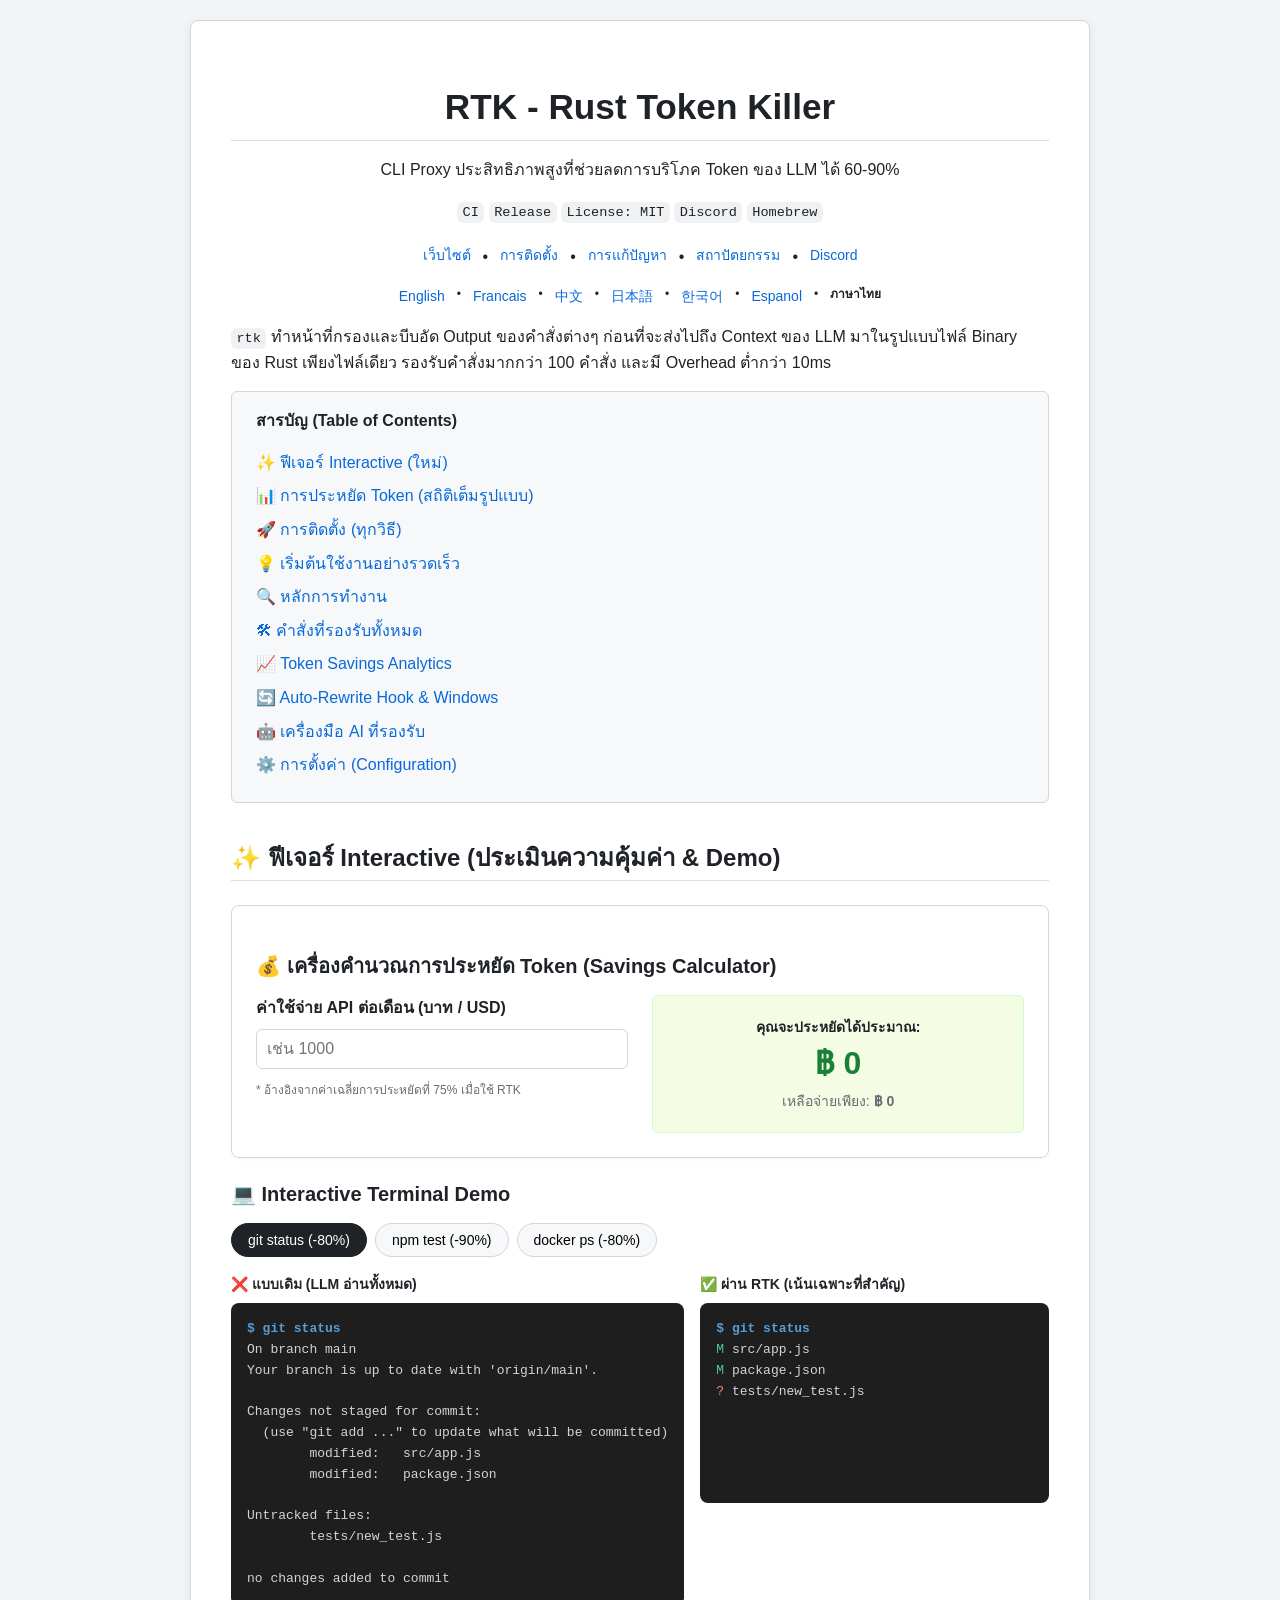
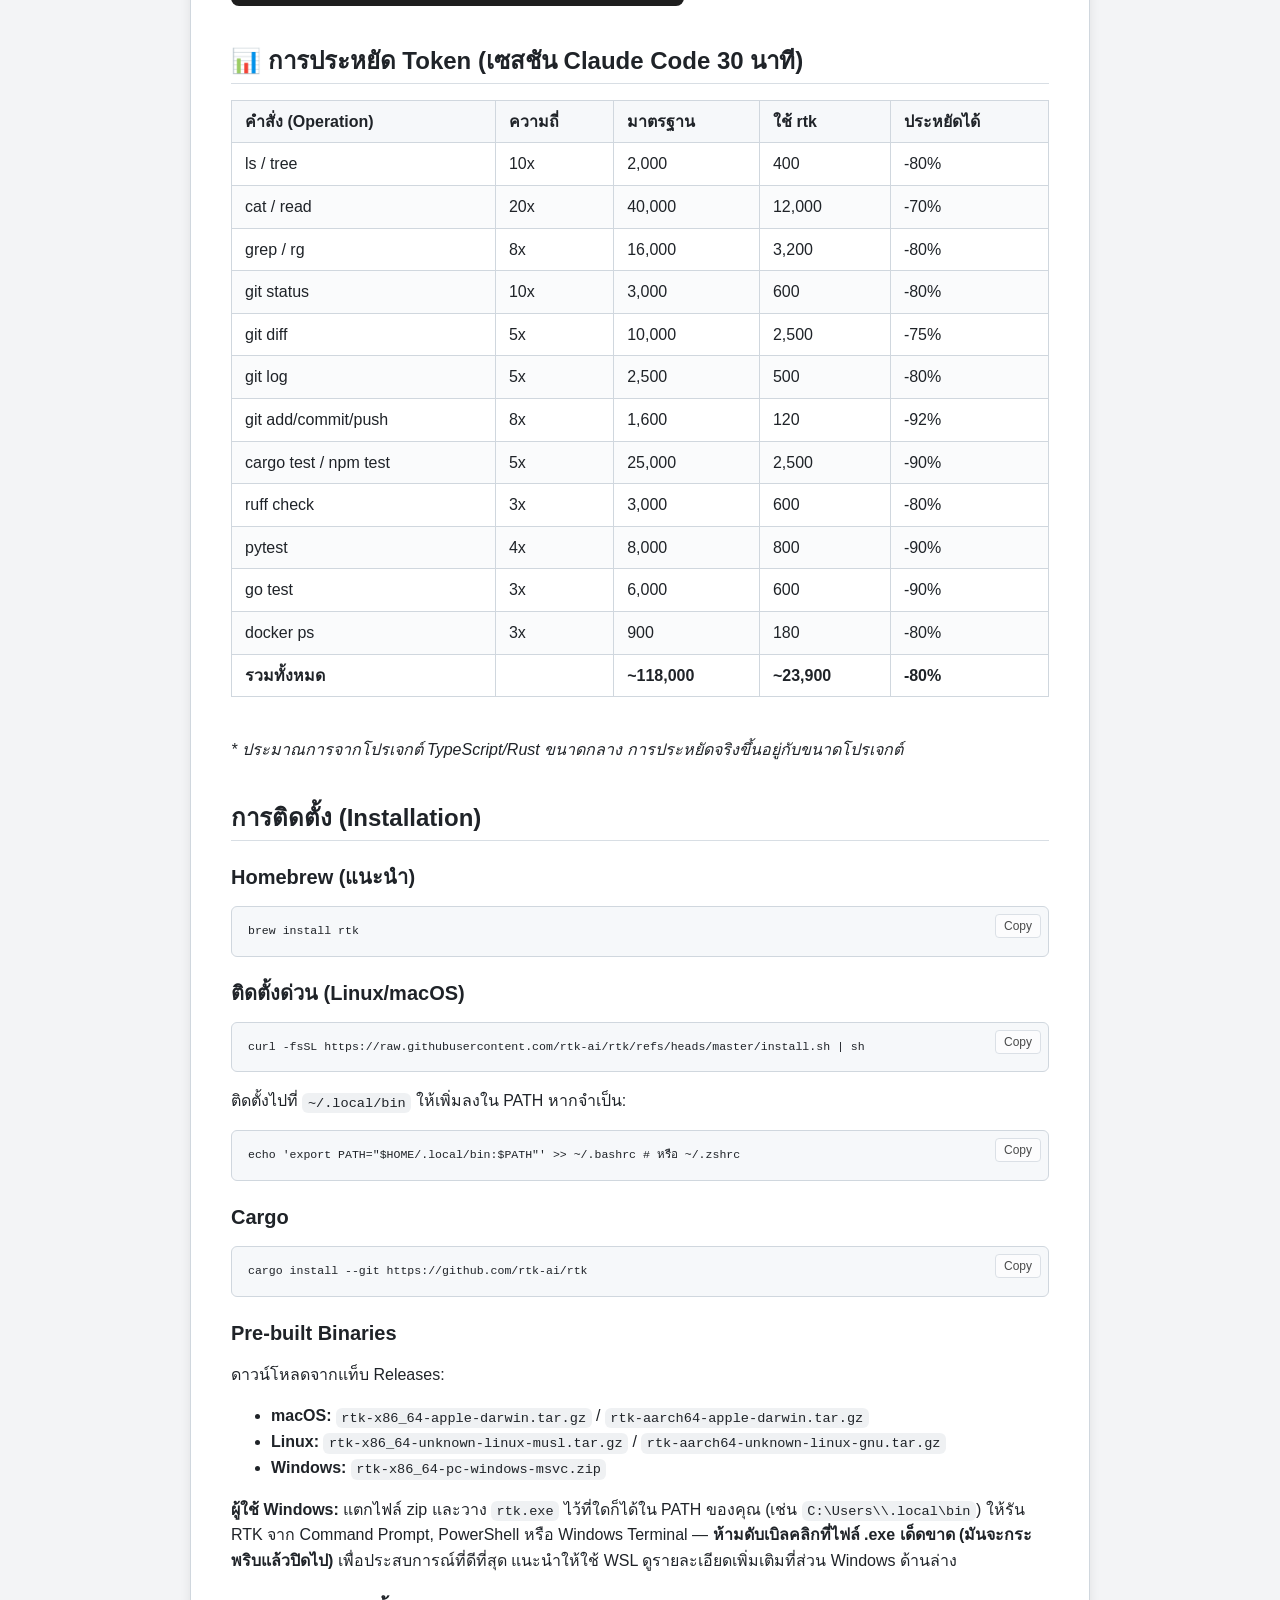
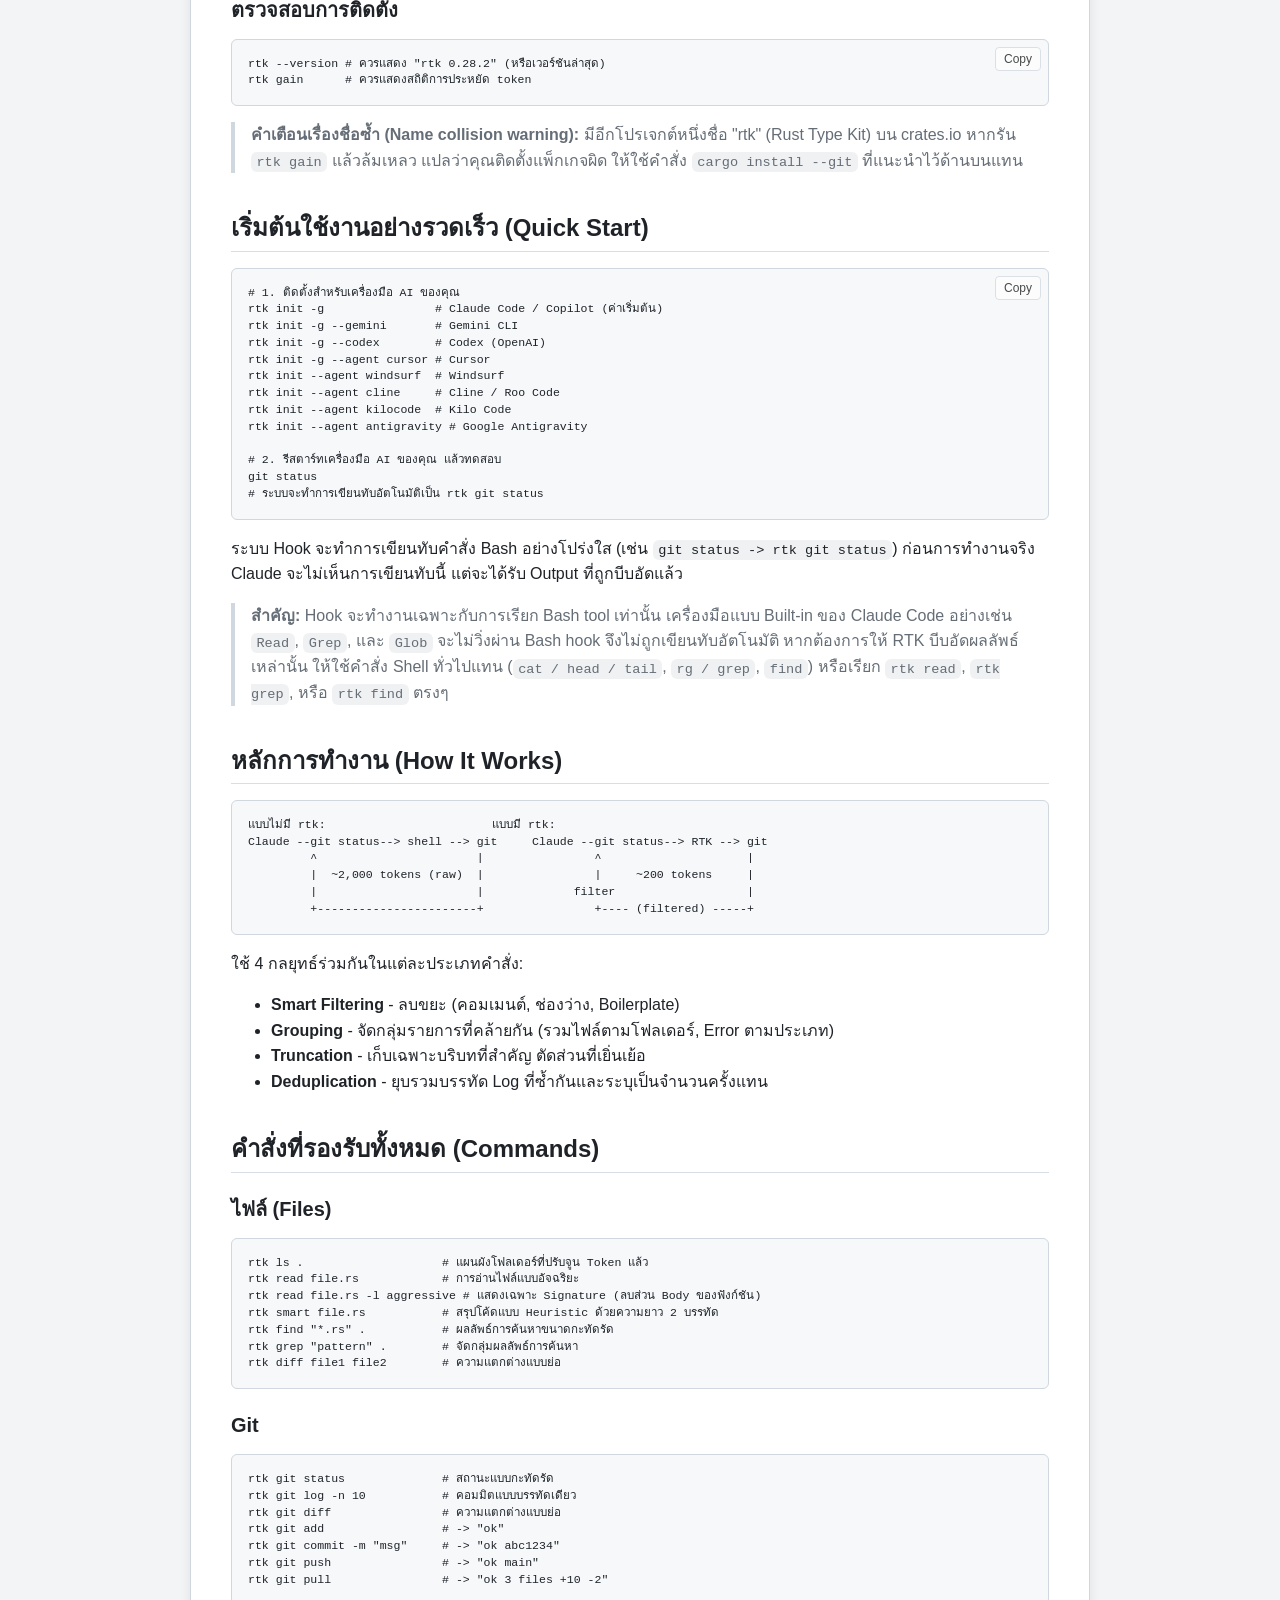
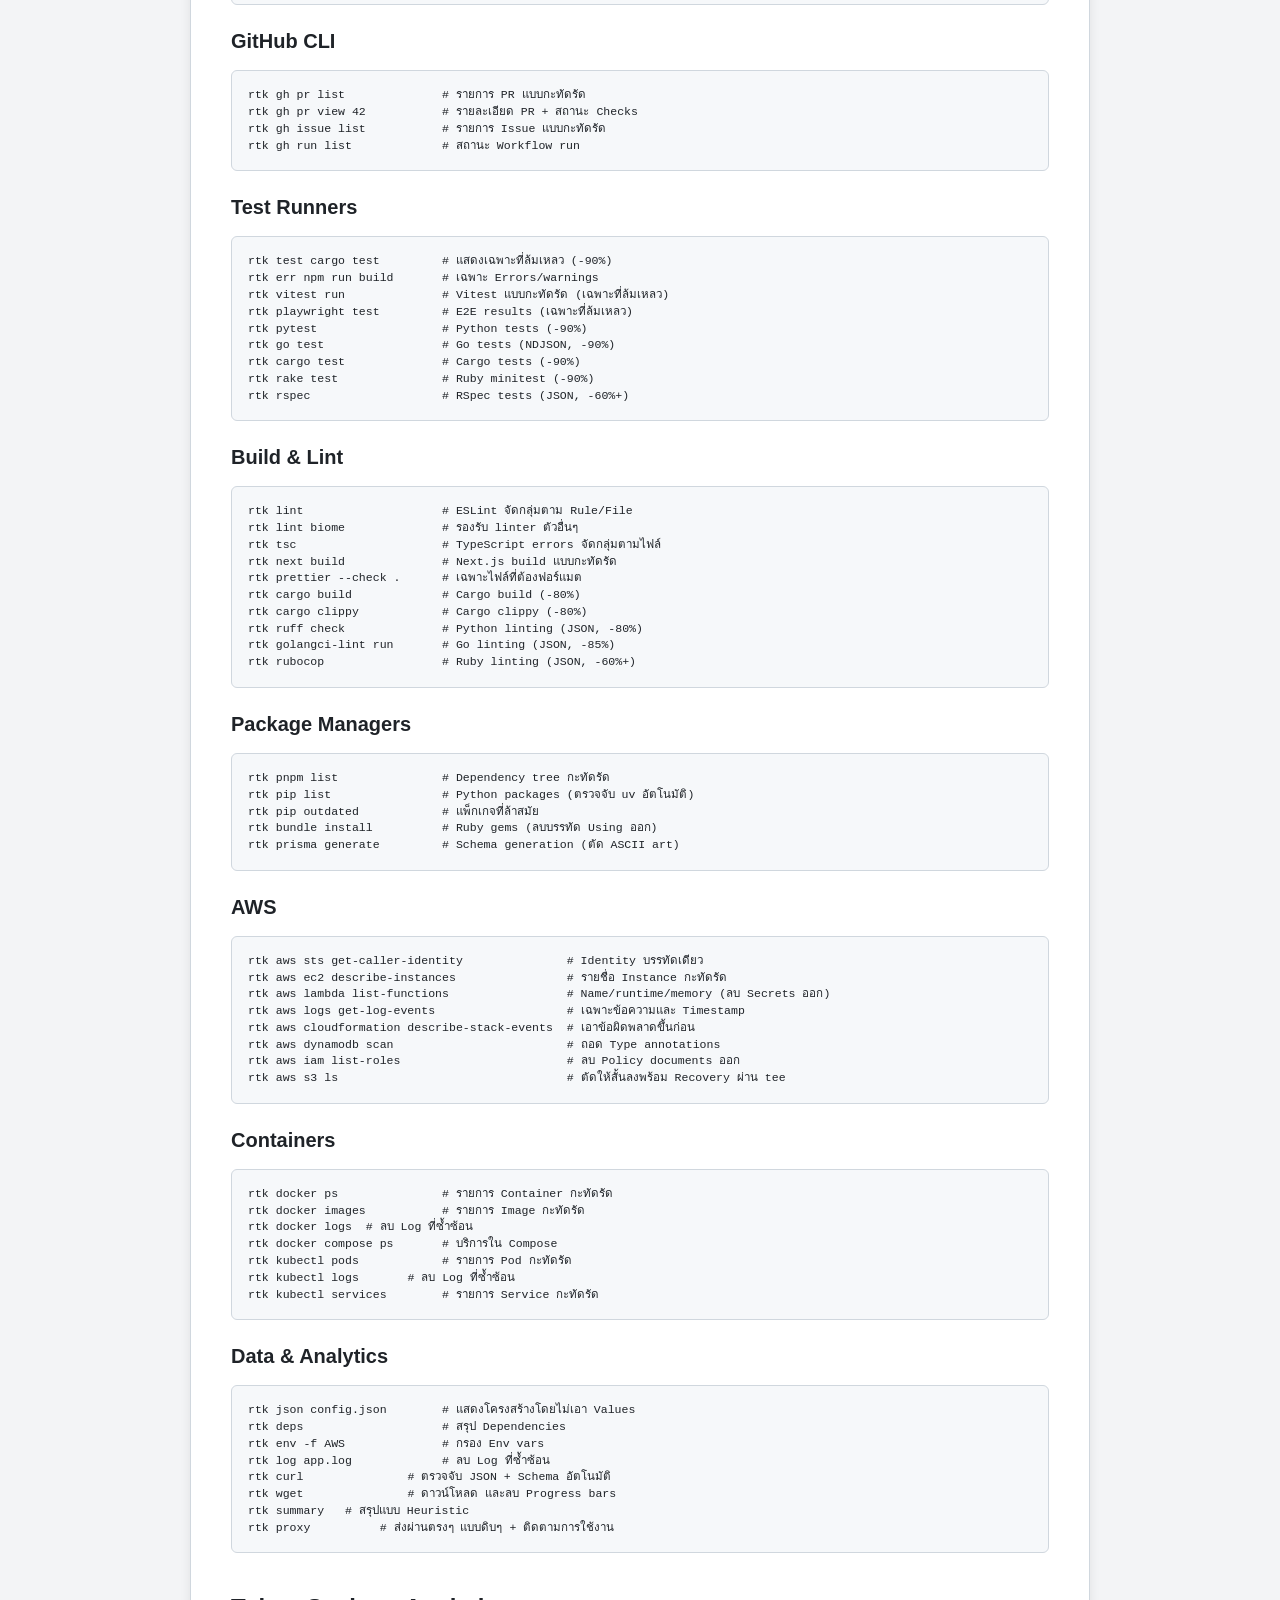
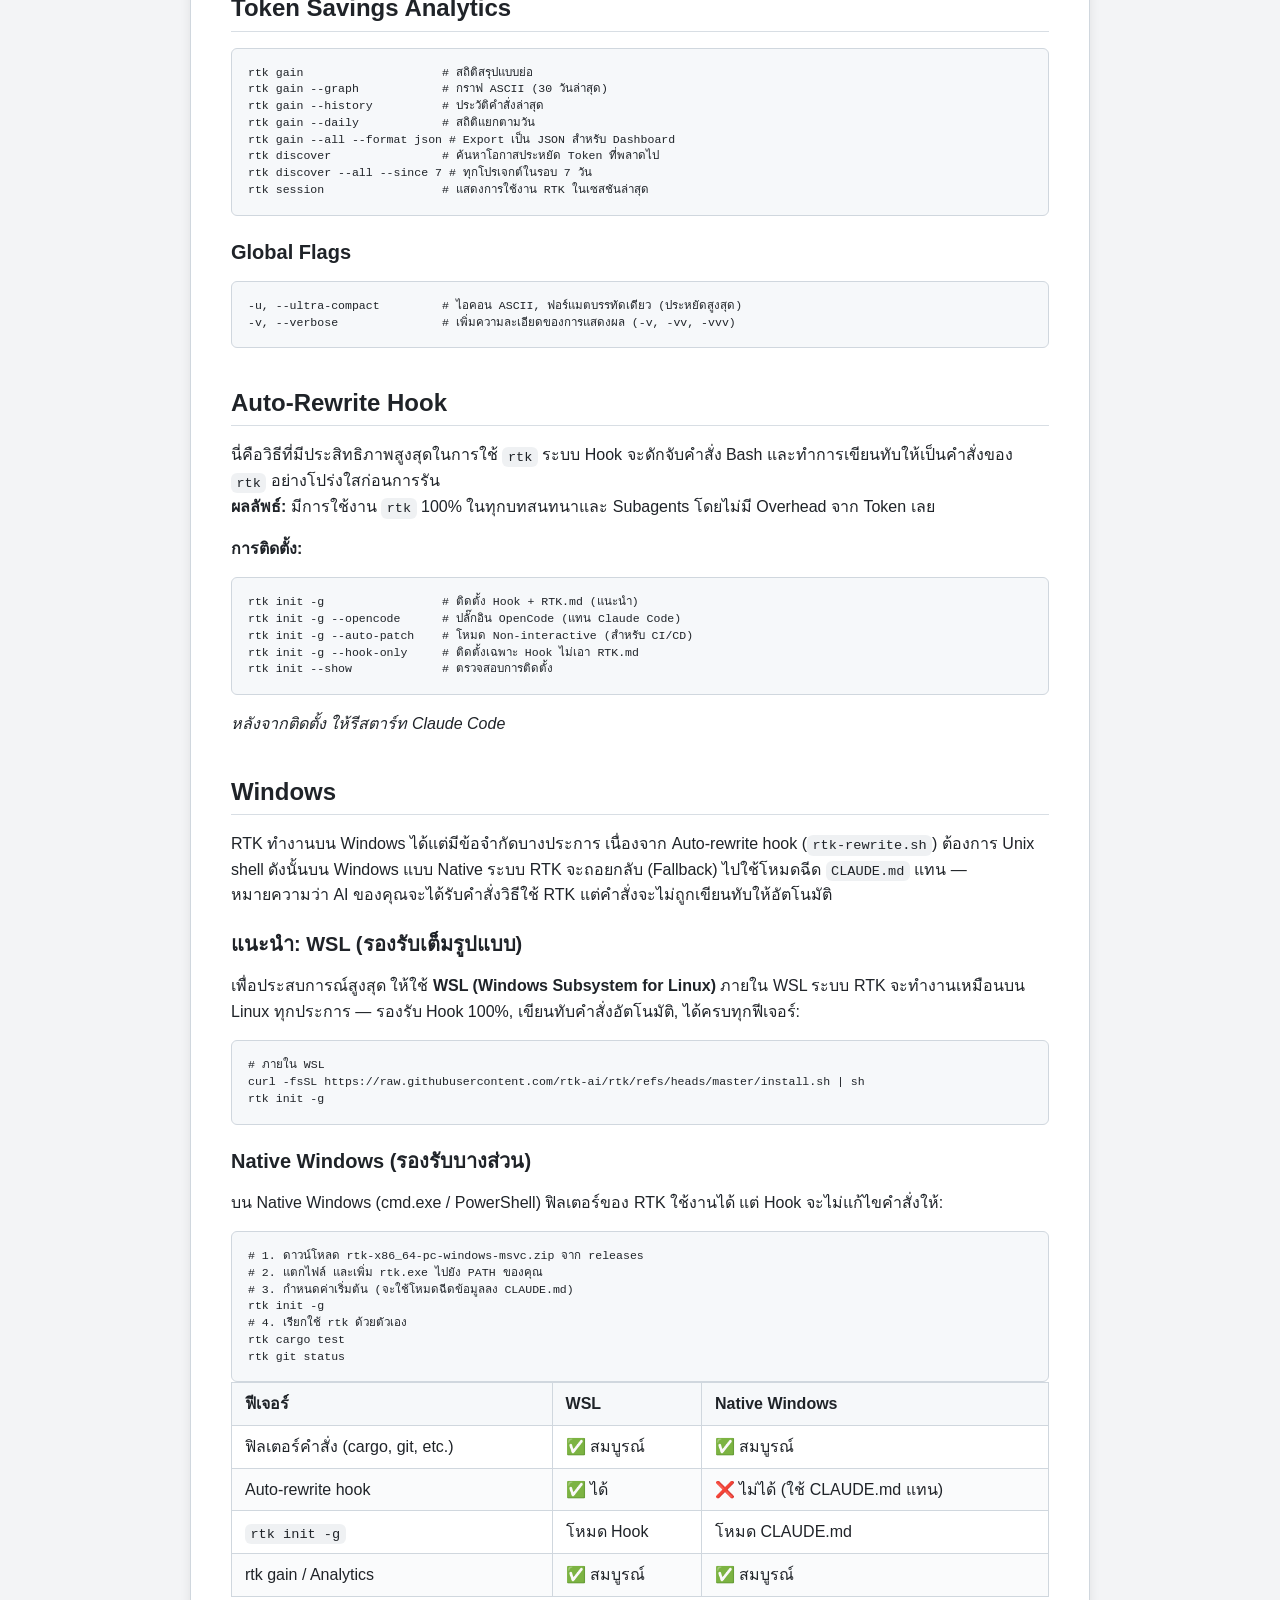
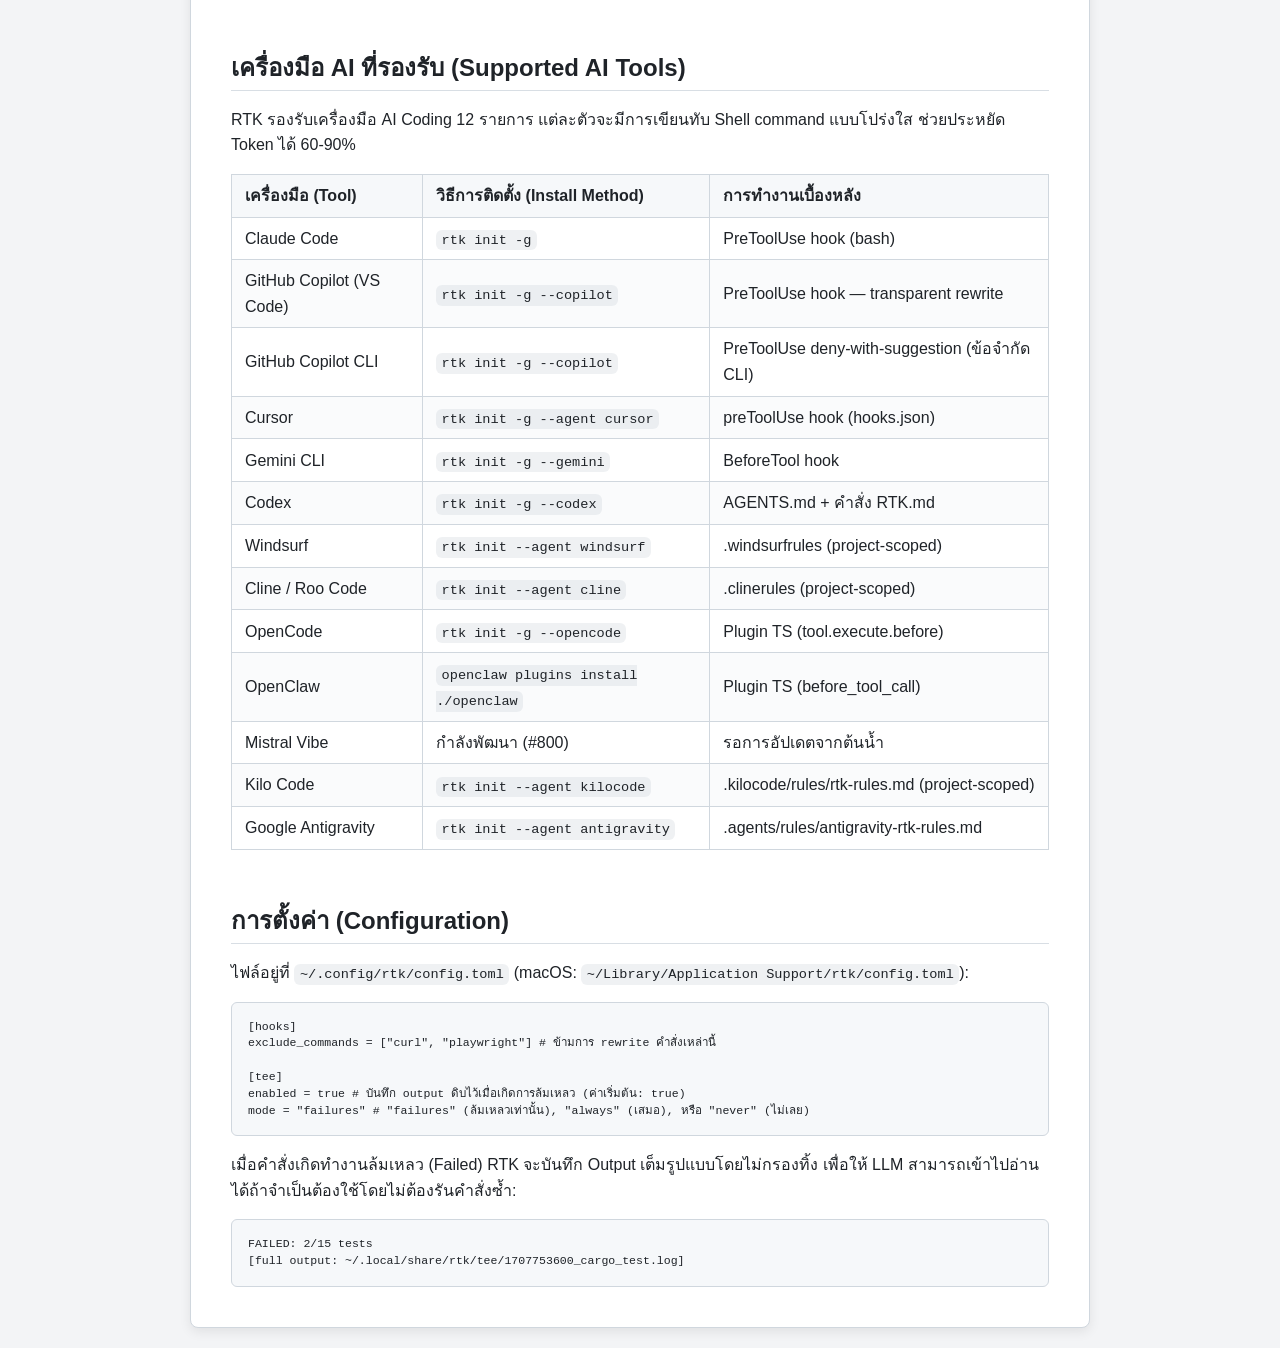
<file: rtk.html>
<!DOCTYPE html>
<html lang="th">
<head>
    <meta charset="UTF-8">
    <meta name="viewport" content="width=device-width, initial-scale=1.0">
    <title>RTK - Rust Token Killer (ภาษาไทย)</title>
    <style>
        :root {
            --color-fg-default: #1f2328;
            --color-canvas-default: #ffffff;
            --color-canvas-subtle: #f6f8fa;
            --color-border-default: #d0d7de;
            --color-border-muted: #d8dee4;
            --color-accent-fg: #0969da;
            --color-neutral-muted: #afb8c133;
            --color-success-fg: #1a7f37;
            --color-attention-fg: #9a6700;
            --color-danger-fg: #cf222e;
            --font-main: -apple-system, BlinkMacSystemFont, "Segoe UI", "Noto Sans", Helvetica, Arial, sans-serif;
            --font-code: ui-monospace, SFMono-Regular, SF Mono, Menlo, Consolas, Liberation Mono, monospace;
        }

        * {
            box-sizing: border-box;
            scroll-behavior: smooth;
        }

        body {
            font-family: var(--font-main);
            line-height: 1.6;
            color: var(--color-fg-default);
            background-color: #f3f4f6;
            margin: 0;
            padding: 20px 16px;
            display: flex;
            justify-content: center;
        }

        .markdown-body {
            max-width: 900px;
            width: 100%;
            background-color: var(--color-canvas-default);
            border: 1px solid var(--color-border-default);
            border-radius: 8px;
            padding: 40px;
            box-shadow: 0 4px 12px rgba(0, 0, 0, 0.08);
        }

        h1, h2, h3, h4 { margin-top: 24px; margin-bottom: 16px; font-weight: 600; line-height: 1.25; }
        h1 { font-size: 2.2em; border-bottom: 1px solid var(--color-border-muted); padding-bottom: .3em; text-align: center; }
        h2 { font-size: 1.5em; border-bottom: 1px solid var(--color-border-muted); padding-bottom: .3em; margin-top: 40px; }
        h3 { font-size: 1.25em; margin-top: 24px; }
        
        p, ul, ol, table, pre, details { margin-bottom: 16px; }

        a { color: var(--color-accent-fg); text-decoration: none; }
        a:hover { text-decoration: underline; }

        code {
            padding: 0.2em 0.4em;
            font-size: 85%;
            background-color: var(--color-neutral-muted);
            border-radius: 6px;
            font-family: var(--font-code);
        }

        .code-container { position: relative; margin-bottom: 16px; }

        pre {
            padding: 16px;
            overflow: auto;
            font-size: 85%;
            background-color: var(--color-canvas-subtle);
            border-radius: 6px;
            border: 1px solid var(--color-border-default);
            margin: 0;
            line-height: 1.45;
        }
        pre code { background-color: transparent; padding: 0; }

        .copy-btn {
            position: absolute;
            top: 8px;
            right: 8px;
            padding: 4px 8px;
            font-size: 12px;
            background: #ffffff;
            border: 1px solid var(--color-border-default);
            border-radius: 4px;
            cursor: pointer;
            opacity: 0.7;
            transition: all 0.2s;
        }
        .copy-btn:hover { opacity: 1; background: #f0f0f0; }

        .table-wrapper { overflow-x: auto; margin-bottom: 24px; }
        table { width: 100%; border-collapse: collapse; min-width: 600px; }
        table th, table td { padding: 8px 13px; border: 1px solid var(--color-border-default); text-align: left; }
        table th { background-color: var(--color-canvas-subtle); }
        table tr:nth-child(2n) { background-color: #fafbfc; }

        .align-center { text-align: center; }
        .text-success { color: var(--color-success-fg); font-weight: bold; }
        
        .header-links { display: flex; justify-content: center; gap: 12px; margin-bottom: 16px; flex-wrap: wrap; }
        .header-links a { font-size: 14px; }

        blockquote {
            padding: 0 1em;
            color: #656d76;
            border-left: 0.25em solid #d0d7de;
            margin: 0 0 16px 0;
        }

        /* TOC */
        .toc {
            background-color: var(--color-canvas-subtle);
            border: 1px solid var(--color-border-default);
            border-radius: 6px;
            padding: 16px 24px;
            margin-bottom: 32px;
        }
        .toc ul { list-style: none; padding-left: 0; margin-bottom: 0; }
        .toc ul li { margin-bottom: 8px; }
        .toc ul ul { padding-left: 20px; margin-top: 8px; }

        /* Calculator & Demo Styles from previous iteration */
        .calc-container { background-color: #ffffff; border: 1px solid var(--color-border-default); padding: 24px; border-radius: 8px; margin: 24px 0; box-shadow: 0 2px 5px rgba(0,0,0,0.02); }
        .calc-grid { display: grid; grid-template-columns: 1fr 1fr; gap: 24px; }
        .calc-input-group label { display: block; font-weight: 600; margin-bottom: 8px; }
        .calc-input-group input { width: 100%; padding: 10px; border: 1px solid var(--color-border-default); border-radius: 6px; font-size: 16px; }
        .calc-result { background: #f4fce3; padding: 20px; border-radius: 6px; border: 1px solid #d3f9d8; display: flex; flex-direction: column; justify-content: center; align-items: center; }

        .terminal-tabs { display: flex; gap: 8px; margin-bottom: 12px; overflow-x: auto; padding-bottom: 4px; }
        .tab-btn { padding: 8px 16px; background: var(--color-canvas-subtle); border: 1px solid var(--color-border-default); border-radius: 20px; cursor: pointer; font-size: 14px; font-weight: 500; white-space: nowrap; }
        .tab-btn.active { background: var(--color-fg-default); color: white; border-color: var(--color-fg-default); }
        .comparison-grid { display: grid; grid-template-columns: 1fr 1fr; gap: 16px; margin-bottom: 24px;}
        .terminal-window { background: #1e1e1e; color: #d4d4d4; padding: 16px; border-radius: 8px; font-family: var(--font-code); font-size: 13px; min-height: 200px; overflow-x: auto; white-space: pre; }
        .terminal-label { font-weight: 600; margin-bottom: 8px; display: block; font-size: 14px; }
        .tag-cmd { color: #569cd6; font-weight: bold; }
        .tag-success { color: #4ec9b0; }
        .tag-error { color: #f48771; }

        #toast { position: fixed; bottom: 20px; left: 50%; transform: translateX(-50%); background: var(--color-fg-default); color: white; padding: 12px 24px; border-radius: 30px; font-size: 14px; display: none; z-index: 1000; }

        @media (max-width: 768px) {
            .markdown-body { padding: 20px; }
            .calc-grid, .comparison-grid { grid-template-columns: 1fr; }
            .terminal-window { min-height: auto; }
        }
    </style>
</head>
<body>

    <div id="toast">✅ คัดลอกไปยังคลิปบอร์ดแล้ว!</div>

    <article class="markdown-body">
        
        <!-- Header -->
        <h1>RTK - Rust Token Killer</h1>
        <p class="align-center" style="font-weight: 500;">CLI Proxy ประสิทธิภาพสูงที่ช่วยลดการบริโภค Token ของ LLM ได้ 60-90%</p>
        
        <div class="align-center" style="margin-bottom: 20px;">
            <code>CI</code> <code>Release</code> <code>License: MIT</code> <code>Discord</code> <code>Homebrew</code>
        </div>

        <div class="header-links">
            <a href="https://rtk-ai.app">เว็บไซต์</a> • 
            <a href="#installation">การติดตั้ง</a> • 
            <a href="#troubleshooting">การแก้ปัญหา</a> • 
            <a href="#architecture">สถาปัตยกรรม</a> • 
            <a href="#">Discord</a>
        </div>
        <div class="header-links" style="font-size: 12px;">
            <a href="#">English</a> • <a href="#">Francais</a> • <a href="#">中文</a> • <a href="#">日本語</a> • <a href="#">한국어</a> • <a href="#">Espanol</a> • <strong>ภาษาไทย</strong>
        </div>

        <p><code>rtk</code> ทำหน้าที่กรองและบีบอัด Output ของคำสั่งต่างๆ ก่อนที่จะส่งไปถึง Context ของ LLM มาในรูปแบบไฟล์ Binary ของ Rust เพียงไฟล์เดียว รองรับคำสั่งมากกว่า 100 คำสั่ง และมี Overhead ต่ำกว่า 10ms</p>

        <!-- TOC -->
        <div class="toc">
            <strong>สารบัญ (Table of Contents)</strong>
            <ul>
                <li><a href="#interactive-features">✨ ฟีเจอร์ Interactive (ใหม่)</a></li>
                <li><a href="#token-savings">📊 การประหยัด Token (สถิติเต็มรูปแบบ)</a></li>
                <li><a href="#installation">🚀 การติดตั้ง (ทุกวิธี)</a></li>
                <li><a href="#quick-start">💡 เริ่มต้นใช้งานอย่างรวดเร็ว</a></li>
                <li><a href="#how-it-works">🔍 หลักการทำงาน</a></li>
                <li><a href="#commands">🛠 คำสั่งที่รองรับทั้งหมด</a></li>
                <li><a href="#analytics">📈 Token Savings Analytics</a></li>
                <li><a href="#auto-rewrite">🔄 Auto-Rewrite Hook & Windows</a></li>
                <li><a href="#supported-tools">🤖 เครื่องมือ AI ที่รองรับ</a></li>
                <li><a href="#configuration">⚙️ การตั้งค่า (Configuration)</a></li>
            </ul>
        </div>

        <!-- Interactive Features -->
        <h2 id="interactive-features">✨ ฟีเจอร์ Interactive (ประเมินความคุ้มค่า & Demo)</h2>
        
        <div class="calc-container">
            <h3>💰 เครื่องคำนวณการประหยัด Token (Savings Calculator)</h3>
            <div class="calc-grid">
                <div class="calc-input-group">
                    <label for="monthly-cost">ค่าใช้จ่าย API ต่อเดือน (บาท / USD)</label>
                    <input type="number" id="monthly-cost" placeholder="เช่น 1000" oninput="calculateSavings()">
                    <p style="font-size: 12px; color: #656d76;">* อ้างอิงจากค่าเฉลี่ยการประหยัดที่ 75% เมื่อใช้ RTK</p>
                </div>
                <div class="calc-result">
                    <span style="font-size: 14px; font-weight: 600;">คุณจะประหยัดได้ประมาณ:</span>
                    <span id="savings-amount" style="font-size: 32px; font-weight: bold; color: var(--color-success-fg);">฿ 0</span>
                    <span style="font-size: 14px; color: #656d76;">เหลือจ่ายเพียง: <strong id="new-cost">฿ 0</strong></span>
                </div>
            </div>
        </div>

        <h3>💻 Interactive Terminal Demo</h3>
        <div class="terminal-tabs">
            <button class="tab-btn active" onclick="switchDemo('git', this)">git status (-80%)</button>
            <button class="tab-btn" onclick="switchDemo('test', this)">npm test (-90%)</button>
            <button class="tab-btn" onclick="switchDemo('docker', this)">docker ps (-80%)</button>
        </div>
        <div class="comparison-grid">
            <div>
                <span class="terminal-label">❌ แบบเดิม (LLM อ่านทั้งหมด)</span>
                <div id="demo-raw" class="terminal-window"></div>
            </div>
            <div>
                <span class="terminal-label">✅ ผ่าน RTK (เน้นเฉพาะที่สำคัญ)</span>
                <div id="demo-rtk" class="terminal-window"></div>
            </div>
        </div>

        <!-- Token Savings (Original Table Uncut) -->
        <h2 id="token-savings">📊 การประหยัด Token (เซสชัน Claude Code 30 นาที)</h2>
        <div class="table-wrapper">
            <table>
                <thead>
                    <tr>
                        <th>คำสั่ง (Operation)</th>
                        <th>ความถี่</th>
                        <th>มาตรฐาน</th>
                        <th>ใช้ rtk</th>
                        <th>ประหยัดได้</th>
                    </tr>
                </thead>
                <tbody>
                    <tr><td>ls / tree</td><td>10x</td><td>2,000</td><td>400</td><td>-80%</td></tr>
                    <tr><td>cat / read</td><td>20x</td><td>40,000</td><td>12,000</td><td>-70%</td></tr>
                    <tr><td>grep / rg</td><td>8x</td><td>16,000</td><td>3,200</td><td>-80%</td></tr>
                    <tr><td>git status</td><td>10x</td><td>3,000</td><td>600</td><td>-80%</td></tr>
                    <tr><td>git diff</td><td>5x</td><td>10,000</td><td>2,500</td><td>-75%</td></tr>
                    <tr><td>git log</td><td>5x</td><td>2,500</td><td>500</td><td>-80%</td></tr>
                    <tr><td>git add/commit/push</td><td>8x</td><td>1,600</td><td>120</td><td>-92%</td></tr>
                    <tr><td>cargo test / npm test</td><td>5x</td><td>25,000</td><td>2,500</td><td>-90%</td></tr>
                    <tr><td>ruff check</td><td>3x</td><td>3,000</td><td>600</td><td>-80%</td></tr>
                    <tr><td>pytest</td><td>4x</td><td>8,000</td><td>800</td><td>-90%</td></tr>
                    <tr><td>go test</td><td>3x</td><td>6,000</td><td>600</td><td>-90%</td></tr>
                    <tr><td>docker ps</td><td>3x</td><td>900</td><td>180</td><td>-80%</td></tr>
                    <tr><td><strong>รวมทั้งหมด</strong></td><td></td><td><strong>~118,000</strong></td><td><strong>~23,900</strong></td><td><strong>-80%</strong></td></tr>
                </tbody>
            </table>
        </div>
        <p><em>* ประมาณการจากโปรเจกต์ TypeScript/Rust ขนาดกลาง การประหยัดจริงขึ้นอยู่กับขนาดโปรเจกต์</em></p>

        <!-- Installation -->
        <h2 id="installation">การติดตั้ง (Installation)</h2>
        
        <h3>Homebrew (แนะนำ)</h3>
        <div class="code-container">
            <pre><code id="code-brew">brew install rtk</code></pre>
            <button class="copy-btn" onclick="copyToClipboard('code-brew')">Copy</button>
        </div>

        <h3>ติดตั้งด่วน (Linux/macOS)</h3>
        <div class="code-container">
            <pre><code id="code-curl">curl -fsSL https://raw.githubusercontent.com/rtk-ai/rtk/refs/heads/master/install.sh | sh</code></pre>
            <button class="copy-btn" onclick="copyToClipboard('code-curl')">Copy</button>
        </div>
        <p>ติดตั้งไปที่ <code>~/.local/bin</code> ให้เพิ่มลงใน PATH หากจำเป็น:</p>
        <div class="code-container">
            <pre><code id="code-path">echo 'export PATH="$HOME/.local/bin:$PATH"' >> ~/.bashrc # หรือ ~/.zshrc</code></pre>
            <button class="copy-btn" onclick="copyToClipboard('code-path')">Copy</button>
        </div>

        <h3>Cargo</h3>
        <div class="code-container">
            <pre><code id="code-cargo">cargo install --git https://github.com/rtk-ai/rtk</code></pre>
            <button class="copy-btn" onclick="copyToClipboard('code-cargo')">Copy</button>
        </div>

        <h3>Pre-built Binaries</h3>
        <p>ดาวน์โหลดจากแท็บ Releases:</p>
        <ul>
            <li><strong>macOS:</strong> <code>rtk-x86_64-apple-darwin.tar.gz</code> / <code>rtk-aarch64-apple-darwin.tar.gz</code></li>
            <li><strong>Linux:</strong> <code>rtk-x86_64-unknown-linux-musl.tar.gz</code> / <code>rtk-aarch64-unknown-linux-gnu.tar.gz</code></li>
            <li><strong>Windows:</strong> <code>rtk-x86_64-pc-windows-msvc.zip</code></li>
        </ul>
        <p><strong>ผู้ใช้ Windows:</strong> แตกไฟล์ zip และวาง <code>rtk.exe</code> ไว้ที่ใดก็ได้ใน PATH ของคุณ (เช่น <code>C:\Users\<you>\.local\bin</code>) ให้รัน RTK จาก Command Prompt, PowerShell หรือ Windows Terminal — <strong>ห้ามดับเบิลคลิกที่ไฟล์ .exe เด็ดขาด (มันจะกระพริบแล้วปิดไป)</strong> เพื่อประสบการณ์ที่ดีที่สุด แนะนำให้ใช้ WSL ดูรายละเอียดเพิ่มเติมที่ส่วน Windows ด้านล่าง</p>

        <h3>ตรวจสอบการติดตั้ง</h3>
        <div class="code-container">
            <pre><code id="code-verify">rtk --version # ควรแสดง "rtk 0.28.2" (หรือเวอร์ชันล่าสุด)
rtk gain      # ควรแสดงสถิติการประหยัด token</code></pre>
            <button class="copy-btn" onclick="copyToClipboard('code-verify')">Copy</button>
        </div>
        <blockquote>
            <p><strong>คำเตือนเรื่องชื่อซ้ำ (Name collision warning):</strong> มีอีกโปรเจกต์หนึ่งชื่อ "rtk" (Rust Type Kit) บน crates.io หากรัน <code>rtk gain</code> แล้วล้มเหลว แปลว่าคุณติดตั้งแพ็กเกจผิด ให้ใช้คำสั่ง <code>cargo install --git</code> ที่แนะนำไว้ด้านบนแทน</p>
        </blockquote>

        <!-- Quick Start -->
        <h2 id="quick-start">เริ่มต้นใช้งานอย่างรวดเร็ว (Quick Start)</h2>
        <div class="code-container">
            <pre><code id="code-quickstart"># 1. ติดตั้งสำหรับเครื่องมือ AI ของคุณ
rtk init -g                # Claude Code / Copilot (ค่าเริ่มต้น)
rtk init -g --gemini       # Gemini CLI
rtk init -g --codex        # Codex (OpenAI)
rtk init -g --agent cursor # Cursor
rtk init --agent windsurf  # Windsurf
rtk init --agent cline     # Cline / Roo Code
rtk init --agent kilocode  # Kilo Code
rtk init --agent antigravity # Google Antigravity

# 2. รีสตาร์ทเครื่องมือ AI ของคุณ แล้วทดสอบ
git status
# ระบบจะทำการเขียนทับอัตโนมัติเป็น rtk git status</code></pre>
            <button class="copy-btn" onclick="copyToClipboard('code-quickstart')">Copy</button>
        </div>

        <p>ระบบ Hook จะทำการเขียนทับคำสั่ง Bash อย่างโปร่งใส (เช่น <code>git status -> rtk git status</code>) ก่อนการทำงานจริง Claude จะไม่เห็นการเขียนทับนี้ แต่จะได้รับ Output ที่ถูกบีบอัดแล้ว</p>
        <blockquote>
            <p><strong>สำคัญ:</strong> Hook จะทำงานเฉพาะกับการเรียก Bash tool เท่านั้น เครื่องมือแบบ Built-in ของ Claude Code อย่างเช่น <code>Read</code>, <code>Grep</code>, และ <code>Glob</code> จะไม่วิ่งผ่าน Bash hook จึงไม่ถูกเขียนทับอัตโนมัติ หากต้องการให้ RTK บีบอัดผลลัพธ์เหล่านั้น ให้ใช้คำสั่ง Shell ทั่วไปแทน (<code>cat / head / tail</code>, <code>rg / grep</code>, <code>find</code>) หรือเรียก <code>rtk read</code>, <code>rtk grep</code>, หรือ <code>rtk find</code> ตรงๆ</p>
        </blockquote>

        <!-- How it works -->
        <h2 id="how-it-works">หลักการทำงาน (How It Works)</h2>
        <pre><code>แบบไม่มี rtk:                        แบบมี rtk:
Claude --git status--> shell --> git     Claude --git status--> RTK --> git
         ^                       |                ^                     |
         |  ~2,000 tokens (raw)  |                |     ~200 tokens     |
         |                       |             filter                   |
         +-----------------------+                +---- (filtered) -----+</code></pre>
        <p>ใช้ 4 กลยุทธ์ร่วมกันในแต่ละประเภทคำสั่ง:</p>
        <ul>
            <li><strong>Smart Filtering</strong> - ลบขยะ (คอมเมนต์, ช่องว่าง, Boilerplate)</li>
            <li><strong>Grouping</strong> - จัดกลุ่มรายการที่คล้ายกัน (รวมไฟล์ตามโฟลเดอร์, Error ตามประเภท)</li>
            <li><strong>Truncation</strong> - เก็บเฉพาะบริบทที่สำคัญ ตัดส่วนที่เยิ่นเย้อ</li>
            <li><strong>Deduplication</strong> - ยุบรวมบรรทัด Log ที่ซ้ำกันและระบุเป็นจำนวนครั้งแทน</li>
        </ul>

        <!-- All Commands -->
        <h2 id="commands">คำสั่งที่รองรับทั้งหมด (Commands)</h2>
        
        <h3>ไฟล์ (Files)</h3>
        <pre><code>rtk ls .                    # แผนผังโฟลเดอร์ที่ปรับจูน Token แล้ว
rtk read file.rs            # การอ่านไฟล์แบบอัจฉริยะ
rtk read file.rs -l aggressive # แสดงเฉพาะ Signature (ลบส่วน Body ของฟังก์ชัน)
rtk smart file.rs           # สรุปโค้ดแบบ Heuristic ด้วยความยาว 2 บรรทัด
rtk find "*.rs" .           # ผลลัพธ์การค้นหาขนาดกะทัดรัด
rtk grep "pattern" .        # จัดกลุ่มผลลัพธ์การค้นหา
rtk diff file1 file2        # ความแตกต่างแบบย่อ</code></pre>

        <h3>Git</h3>
        <pre><code>rtk git status              # สถานะแบบกะทัดรัด
rtk git log -n 10           # คอมมิตแบบบรรทัดเดียว
rtk git diff                # ความแตกต่างแบบย่อ
rtk git add                 # -> "ok"
rtk git commit -m "msg"     # -> "ok abc1234"
rtk git push                # -> "ok main"
rtk git pull                # -> "ok 3 files +10 -2"</code></pre>

        <h3>GitHub CLI</h3>
        <pre><code>rtk gh pr list              # รายการ PR แบบกะทัดรัด
rtk gh pr view 42           # รายละเอียด PR + สถานะ Checks
rtk gh issue list           # รายการ Issue แบบกะทัดรัด
rtk gh run list             # สถานะ Workflow run</code></pre>

        <h3>Test Runners</h3>
        <pre><code>rtk test cargo test         # แสดงเฉพาะที่ล้มเหลว (-90%)
rtk err npm run build       # เฉพาะ Errors/warnings
rtk vitest run              # Vitest แบบกะทัดรัด (เฉพาะที่ล้มเหลว)
rtk playwright test         # E2E results (เฉพาะที่ล้มเหลว)
rtk pytest                  # Python tests (-90%)
rtk go test                 # Go tests (NDJSON, -90%)
rtk cargo test              # Cargo tests (-90%)
rtk rake test               # Ruby minitest (-90%)
rtk rspec                   # RSpec tests (JSON, -60%+)</code></pre>

        <h3>Build & Lint</h3>
        <pre><code>rtk lint                    # ESLint จัดกลุ่มตาม Rule/File
rtk lint biome              # รองรับ linter ตัวอื่นๆ
rtk tsc                     # TypeScript errors จัดกลุ่มตามไฟล์
rtk next build              # Next.js build แบบกะทัดรัด
rtk prettier --check .      # เฉพาะไฟล์ที่ต้องฟอร์แมต
rtk cargo build             # Cargo build (-80%)
rtk cargo clippy            # Cargo clippy (-80%)
rtk ruff check              # Python linting (JSON, -80%)
rtk golangci-lint run       # Go linting (JSON, -85%)
rtk rubocop                 # Ruby linting (JSON, -60%+)</code></pre>

        <h3>Package Managers</h3>
        <pre><code>rtk pnpm list               # Dependency tree กะทัดรัด
rtk pip list                # Python packages (ตรวจจับ uv อัตโนมัติ)
rtk pip outdated            # แพ็กเกจที่ล้าสมัย
rtk bundle install          # Ruby gems (ลบบรรทัด Using ออก)
rtk prisma generate         # Schema generation (ตัด ASCII art)</code></pre>

        <h3>AWS</h3>
        <pre><code>rtk aws sts get-caller-identity               # Identity บรรทัดเดียว
rtk aws ec2 describe-instances                # รายชื่อ Instance กะทัดรัด
rtk aws lambda list-functions                 # Name/runtime/memory (ลบ Secrets ออก)
rtk aws logs get-log-events                   # เฉพาะข้อความและ Timestamp
rtk aws cloudformation describe-stack-events  # เอาข้อผิดพลาดขึ้นก่อน
rtk aws dynamodb scan                         # ถอด Type annotations
rtk aws iam list-roles                        # ลบ Policy documents ออก
rtk aws s3 ls                                 # ตัดให้สั้นลงพร้อม Recovery ผ่าน tee</code></pre>

        <h3>Containers</h3>
        <pre><code>rtk docker ps               # รายการ Container กะทัดรัด
rtk docker images           # รายการ Image กะทัดรัด
rtk docker logs <container> # ลบ Log ที่ซ้ำซ้อน
rtk docker compose ps       # บริการใน Compose
rtk kubectl pods            # รายการ Pod กะทัดรัด
rtk kubectl logs <pod>      # ลบ Log ที่ซ้ำซ้อน
rtk kubectl services        # รายการ Service กะทัดรัด</code></pre>

        <h3>Data & Analytics</h3>
        <pre><code>rtk json config.json        # แสดงโครงสร้างโดยไม่เอา Values
rtk deps                    # สรุป Dependencies
rtk env -f AWS              # กรอง Env vars
rtk log app.log             # ลบ Log ที่ซ้ำซ้อน
rtk curl <url>              # ตรวจจับ JSON + Schema อัตโนมัติ
rtk wget <url>              # ดาวน์โหลด และลบ Progress bars
rtk summary <long command>  # สรุปแบบ Heuristic
rtk proxy <command>         # ส่งผ่านตรงๆ แบบดิบๆ + ติดตามการใช้งาน</code></pre>

        <!-- Analytics -->
        <h2 id="analytics">Token Savings Analytics</h2>
        <pre><code>rtk gain                    # สถิติสรุปแบบย่อ
rtk gain --graph            # กราฟ ASCII (30 วันล่าสุด)
rtk gain --history          # ประวัติคำสั่งล่าสุด
rtk gain --daily            # สถิติแยกตามวัน
rtk gain --all --format json # Export เป็น JSON สำหรับ Dashboard
rtk discover                # ค้นหาโอกาสประหยัด Token ที่พลาดไป
rtk discover --all --since 7 # ทุกโปรเจกต์ในรอบ 7 วัน
rtk session                 # แสดงการใช้งาน RTK ในเซสชันล่าสุด</code></pre>

        <h3>Global Flags</h3>
        <pre><code>-u, --ultra-compact         # ไอคอน ASCII, ฟอร์แมตบรรทัดเดียว (ประหยัดสูงสุด)
-v, --verbose               # เพิ่มความละเอียดของการแสดงผล (-v, -vv, -vvv)</code></pre>

        <!-- Auto-Rewrite Hook -->
        <h2 id="auto-rewrite">Auto-Rewrite Hook</h2>
        <p>นี่คือวิธีที่มีประสิทธิภาพสูงสุดในการใช้ <code>rtk</code> ระบบ Hook จะดักจับคำสั่ง Bash และทำการเขียนทับให้เป็นคำสั่งของ <code>rtk</code> อย่างโปร่งใสก่อนการรัน<br>
        <strong>ผลลัพธ์:</strong> มีการใช้งาน <code>rtk</code> 100% ในทุกบทสนทนาและ Subagents โดยไม่มี Overhead จาก Token เลย</p>
        
        <p><strong>การติดตั้ง:</strong></p>
        <pre><code>rtk init -g                 # ติดตั้ง Hook + RTK.md (แนะนำ)
rtk init -g --opencode      # ปลั๊กอิน OpenCode (แทน Claude Code)
rtk init -g --auto-patch    # โหมด Non-interactive (สำหรับ CI/CD)
rtk init -g --hook-only     # ติดตั้งเฉพาะ Hook ไม่เอา RTK.md
rtk init --show             # ตรวจสอบการติดตั้ง</code></pre>
        <p><em>หลังจากติดตั้ง ให้รีสตาร์ท Claude Code</em></p>

        <!-- Windows -->
        <h2 id="windows">Windows</h2>
        <p>RTK ทำงานบน Windows ได้แต่มีข้อจำกัดบางประการ เนื่องจาก Auto-rewrite hook (<code>rtk-rewrite.sh</code>) ต้องการ Unix shell ดังนั้นบน Windows แบบ Native ระบบ RTK จะถอยกลับ (Fallback) ไปใช้โหมดฉีด <code>CLAUDE.md</code> แทน — หมายความว่า AI ของคุณจะได้รับคำสั่งวิธีใช้ RTK แต่คำสั่งจะไม่ถูกเขียนทับให้อัตโนมัติ</p>
        
        <h3>แนะนำ: WSL (รองรับเต็มรูปแบบ)</h3>
        <p>เพื่อประสบการณ์สูงสุด ให้ใช้ <strong>WSL (Windows Subsystem for Linux)</strong> ภายใน WSL ระบบ RTK จะทำงานเหมือนบน Linux ทุกประการ — รองรับ Hook 100%, เขียนทับคำสั่งอัตโนมัติ, ได้ครบทุกฟีเจอร์:</p>
        <pre><code># ภายใน WSL
curl -fsSL https://raw.githubusercontent.com/rtk-ai/rtk/refs/heads/master/install.sh | sh
rtk init -g</code></pre>

        <h3>Native Windows (รองรับบางส่วน)</h3>
        <p>บน Native Windows (cmd.exe / PowerShell) ฟิลเตอร์ของ RTK ใช้งานได้ แต่ Hook จะไม่แก้ไขคำสั่งให้:</p>
        <pre><code># 1. ดาวน์โหลด rtk-x86_64-pc-windows-msvc.zip จาก releases
# 2. แตกไฟล์ และเพิ่ม rtk.exe ไปยัง PATH ของคุณ
# 3. กำหนดค่าเริ่มต้น (จะใช้โหมดฉีดข้อมูลลง CLAUDE.md)
rtk init -g
# 4. เรียกใช้ rtk ด้วยตัวเอง
rtk cargo test
rtk git status</code></pre>

        <div class="table-wrapper">
            <table>
                <thead>
                    <tr>
                        <th>ฟีเจอร์</th>
                        <th>WSL</th>
                        <th>Native Windows</th>
                    </tr>
                </thead>
                <tbody>
                    <tr><td>ฟิลเตอร์คำสั่ง (cargo, git, etc.)</td><td>✅ สมบูรณ์</td><td>✅ สมบูรณ์</td></tr>
                    <tr><td>Auto-rewrite hook</td><td>✅ ได้</td><td>❌ ไม่ได้ (ใช้ CLAUDE.md แทน)</td></tr>
                    <tr><td><code>rtk init -g</code></td><td>โหมด Hook</td><td>โหมด CLAUDE.md</td></tr>
                    <tr><td>rtk gain / Analytics</td><td>✅ สมบูรณ์</td><td>✅ สมบูรณ์</td></tr>
                </tbody>
            </table>
        </div>

        <!-- Supported AI Tools -->
        <h2 id="supported-tools">เครื่องมือ AI ที่รองรับ (Supported AI Tools)</h2>
        <p>RTK รองรับเครื่องมือ AI Coding 12 รายการ แต่ละตัวจะมีการเขียนทับ Shell command แบบโปร่งใส ช่วยประหยัด Token ได้ 60-90%</p>
        <div class="table-wrapper">
            <table>
                <thead>
                    <tr>
                        <th>เครื่องมือ (Tool)</th>
                        <th>วิธีการติดตั้ง (Install Method)</th>
                        <th>การทำงานเบื้องหลัง</th>
                    </tr>
                </thead>
                <tbody>
                    <tr><td>Claude Code</td><td><code>rtk init -g</code></td><td>PreToolUse hook (bash)</td></tr>
                    <tr><td>GitHub Copilot (VS Code)</td><td><code>rtk init -g --copilot</code></td><td>PreToolUse hook — transparent rewrite</td></tr>
                    <tr><td>GitHub Copilot CLI</td><td><code>rtk init -g --copilot</code></td><td>PreToolUse deny-with-suggestion (ข้อจำกัด CLI)</td></tr>
                    <tr><td>Cursor</td><td><code>rtk init -g --agent cursor</code></td><td>preToolUse hook (hooks.json)</td></tr>
                    <tr><td>Gemini CLI</td><td><code>rtk init -g --gemini</code></td><td>BeforeTool hook</td></tr>
                    <tr><td>Codex</td><td><code>rtk init -g --codex</code></td><td>AGENTS.md + คำสั่ง RTK.md</td></tr>
                    <tr><td>Windsurf</td><td><code>rtk init --agent windsurf</code></td><td>.windsurfrules (project-scoped)</td></tr>
                    <tr><td>Cline / Roo Code</td><td><code>rtk init --agent cline</code></td><td>.clinerules (project-scoped)</td></tr>
                    <tr><td>OpenCode</td><td><code>rtk init -g --opencode</code></td><td>Plugin TS (tool.execute.before)</td></tr>
                    <tr><td>OpenClaw</td><td><code>openclaw plugins install ./openclaw</code></td><td>Plugin TS (before_tool_call)</td></tr>
                    <tr><td>Mistral Vibe</td><td>กำลังพัฒนา (#800)</td><td>รอการอัปเดตจากต้นน้ำ</td></tr>
                    <tr><td>Kilo Code</td><td><code>rtk init --agent kilocode</code></td><td>.kilocode/rules/rtk-rules.md (project-scoped)</td></tr>
                    <tr><td>Google Antigravity</td><td><code>rtk init --agent antigravity</code></td><td>.agents/rules/antigravity-rtk-rules.md</td></tr>
                </tbody>
            </table>
        </div>

        <!-- Configuration -->
        <h2 id="configuration">การตั้งค่า (Configuration)</h2>
        <p>ไฟล์อยู่ที่ <code>~/.config/rtk/config.toml</code> (macOS: <code>~/Library/Application Support/rtk/config.toml</code>):</p>
        <pre><code>[hooks]
exclude_commands = ["curl", "playwright"] # ข้ามการ rewrite คำสั่งเหล่านี้

[tee]
enabled = true # บันทึก output ดิบไว้เมื่อเกิดการล้มเหลว (ค่าเริ่มต้น: true)
mode = "failures" # "failures" (ล้มเหลวเท่านั้น), "always" (เสมอ), หรือ "never" (ไม่เลย)</code></pre>
        <p>เมื่อคำสั่งเกิดทำงานล้มเหลว (Failed) RTK จะบันทึก Output เต็มรูปแบบโดยไม่กรองทิ้ง เพื่อให้ LLM สามารถเข้าไปอ่านได้ถ้าจำเป็นต้องใช้โดยไม่ต้องรันคำสั่งซ้ำ:</p>
        <pre><code>FAILED: 2/15 tests
[full output: ~/.local/share/rtk/tee/1707753600_cargo_test.log]</code></pre>

    </article>

    <script>
        // Savings Calculator
        function calculateSavings() {
            const costInput = document.getElementById('monthly-cost').value;
            const cost = parseFloat(costInput);
            const savingsEl = document.getElementById('savings-amount');
            const newCostEl = document.getElementById('new-cost');

            if (!isNaN(cost) && cost > 0) {
                const savings = cost * 0.75;
                const newCost = cost - savings;
                savingsEl.innerText = '฿ ' + savings.toLocaleString('th-TH', {maximumFractionDigits: 2});
                newCostEl.innerText = '฿ ' + newCost.toLocaleString('th-TH', {maximumFractionDigits: 2});
            } else {
                savingsEl.innerText = '฿ 0';
                newCostEl.innerText = '฿ 0';
            }
        }

        // Terminal Demo
        const demoData = {
            git: {
                raw: `<span class="tag-cmd">$ git status</span>\nOn branch main\nYour branch is up to date with 'origin/main'.\n\nChanges not staged for commit:\n  (use "git add <file>..." to update what will be committed)\n        modified:   src/app.js\n        modified:   package.json\n\nUntracked files:\n        tests/new_test.js\n\nno changes added to commit`,
                rtk: `<span class="tag-cmd">$ git status</span>\n<span class="tag-success">M</span> src/app.js\n<span class="tag-success">M</span> package.json\n<span class="tag-error">?</span> tests/new_test.js`
            },
            test: {
                raw: `<span class="tag-cmd">$ npm test</span>\nFAIL  tests/auth.test.js\n  ● Auth › should fail with wrong password\n    expect(received).toBe(expected)\n\n    Expected: 401\n    Received: 200\n\n      at Object.toBe (tests/auth.test.js:35:24)\n      ... 15 more lines of internal stack trace ...\n\nTest Suites: 1 failed, 15 passed, 16 total\nTime:        4.2s`,
                rtk: `<span class="tag-cmd">$ npm test</span>\n<span class="tag-error">FAILED: tests/auth.test.js</span>\n  ● Auth › should fail with wrong password\n    Expected: 401\n    Received: 200\n    at tests/auth.test.js:35:24\n\n<span class="tag-success">Summary: 1 failed, 120 passed</span>`
            },
            docker: {
                raw: `<span class="tag-cmd">$ docker ps</span>\nCONTAINER ID   IMAGE     COMMAND                  CREATED       STATUS       PORTS     NAMES\na1b2c3d4e5f6   nginx     "/docker-entrypoint.…"   2 hours ago   Up 2 hours   80/tcp    web-server`,
                rtk: `<span class="tag-cmd">$ docker ps</span>\na1b2c3d4 web-server <span class="tag-success">Up 2 hours</span> (nginx)`
            }
        };

        function switchDemo(type, btnElement) {
            document.getElementById('demo-raw').innerHTML = demoData[type].raw;
            document.getElementById('demo-rtk').innerHTML = demoData[type].rtk;
            document.querySelectorAll('.tab-btn').forEach(btn => btn.classList.remove('active'));
            btnElement.classList.add('active');
        }

        // Initialize Demo
        window.onload = () => switchDemo('git', document.querySelector('.tab-btn.active'));

        // Copy to Clipboard
        function copyToClipboard(elementId) {
            const text = document.getElementById(elementId).innerText;
            const textArea = document.createElement("textarea");
            textArea.value = text;
            document.body.appendChild(textArea);
            textArea.select();
            try { document.execCommand('copy'); showToast(); } catch (err) {}
            document.body.removeChild(textArea);
        }

        function showToast() {
            const toast = document.getElementById('toast');
            toast.style.display = 'block';
            setTimeout(() => { toast.style.display = 'none'; }, 2000);
        }
    </script>
</body>
</html>
</file>
<file: css/index.css>
/* CSS extracted from index.html */
/* ===== CSS VARIABLES ===== */
    :root {
      --bg-primary: #0a0e1a;
      --bg-secondary: #111827;
      --bg-card: rgba(255,255,255,0.04);
      --bg-card-hover: rgba(255,255,255,0.08);
      --border: rgba(255,255,255,0.08);
      --border-hover: rgba(255,255,255,0.18);
      --text-primary: #f0f4ff;
      --text-secondary: #8b9cbf;
      --text-muted: #4a5568;
      --accent-purple: #7c3aed;
      --accent-blue: #3b82f6;
      --accent-cyan: #06b6d4;
      --accent-pink: #ec4899;
      --accent-green: #10b981;
      --accent-orange: #f59e0b;
      --gradient-main: linear-gradient(135deg, #7c3aed 0%, #3b82f6 50%, #06b6d4 100%);
      --gradient-card: linear-gradient(135deg, rgba(124,58,237,0.15) 0%, rgba(59,130,246,0.1) 100%);
      --shadow-card: 0 4px 24px rgba(0,0,0,0.4);
      --shadow-glow: 0 0 40px rgba(124,58,237,0.2);
      --radius-card: 16px;
      --radius-badge: 8px;
      --font-th: 'Sarabun', sans-serif;
      --font-en: 'Inter', sans-serif;
    }

    /* ===== RESET ===== */
    *, *::before, *::after { box-sizing: border-box; margin: 0; padding: 0; }
    html { scroll-behavior: smooth; }
    body {
      background: var(--bg-primary);
      color: var(--text-primary);
      font-family: var(--font-th);
      min-height: 100vh;
      overflow-x: hidden;
    }

    /* ===== BACKGROUND BLOBS ===== */
    .bg-orbs {
      position: fixed;
      inset: 0;
      pointer-events: none;
      z-index: 0;
      overflow: hidden;
    }
    .orb {
      position: absolute;
      border-radius: 50%;
      filter: blur(80px);
      opacity: 0.12;
      animation: floatOrb 20s ease-in-out infinite alternate;
    }
    .orb-1 { width: 600px; height: 600px; background: #7c3aed; top: -200px; left: -200px; animation-delay: 0s; }
    .orb-2 { width: 500px; height: 500px; background: #3b82f6; top: 40%; right: -200px; animation-delay: -7s; }
    .orb-3 { width: 400px; height: 400px; background: #06b6d4; bottom: -100px; left: 30%; animation-delay: -14s; }
    @keyframes floatOrb {
      from { transform: translate(0, 0) scale(1); }
      to   { transform: translate(40px, 30px) scale(1.1); }
    }

    /* ===== LAYOUT ===== */
    .wrapper { position: relative; z-index: 1; }
    .container { max-width: 1200px; margin: 0 auto; padding: 0 24px; }

    /* ===== NAVBAR ===== */
    nav {
      position: sticky;
      top: 0;
      z-index: 100;
      background: rgba(10,14,26,0.85);
      backdrop-filter: blur(20px);
      -webkit-backdrop-filter: blur(20px);
      border-bottom: 1px solid var(--border);
    }
    .nav-inner {
      display: flex;
      align-items: center;
      justify-content: space-between;
      height: 64px;
      gap: 16px;
    }
    .nav-logo {
      display: flex;
      align-items: center;
      gap: 10px;
      font-family: var(--font-en);
      font-weight: 700;
      font-size: 1.1rem;
      color: var(--text-primary);
      text-decoration: none;
    }
    .nav-logo-icon {
      width: 36px; height: 36px;
      background: var(--gradient-main);
      border-radius: 10px;
      display: flex; align-items: center; justify-content: center;
      font-size: 1.1rem;
    }
    .nav-search {
      flex: 1;
      max-width: 360px;
    }
    .search-box {
      width: 100%;
      background: var(--bg-card);
      border: 1px solid var(--border);
      border-radius: 10px;
      padding: 8px 16px 8px 40px;
      color: var(--text-primary);
      font-family: var(--font-th);
      font-size: 0.9rem;
      outline: none;
      transition: border-color 0.2s, box-shadow 0.2s;
      position: relative;
    }
    .search-wrap {
      position: relative;
    }
    .search-wrap::before {
      content: '🔍';
      position: absolute;
      left: 12px;
      top: 50%;
      transform: translateY(-50%);
      font-size: 0.85rem;
    }
    .search-box:focus {
      border-color: var(--accent-purple);
      box-shadow: 0 0 0 3px rgba(124,58,237,0.15);
    }
    .search-box::placeholder { color: var(--text-muted); }
    .nav-stats {
      display: flex;
      gap: 20px;
      font-size: 0.78rem;
      color: var(--text-secondary);
      font-family: var(--font-en);
    }
    .nav-stat span { color: var(--text-primary); font-weight: 600; }

    /* ===== HERO ===== */
    .hero {
      padding: 72px 0 56px;
      text-align: center;
    }
    .hero-badge {
      display: inline-flex;
      align-items: center;
      gap: 6px;
      background: rgba(124,58,237,0.15);
      border: 1px solid rgba(124,58,237,0.3);
      border-radius: 100px;
      padding: 6px 16px;
      font-size: 0.8rem;
      color: #a78bfa;
      margin-bottom: 24px;
      font-family: var(--font-en);
      letter-spacing: 0.05em;
    }
    .hero h1 {
      font-size: clamp(2rem, 5vw, 3.2rem);
      font-weight: 800;
      font-family: var(--font-en);
      background: var(--gradient-main);
      -webkit-background-clip: text;
      -webkit-text-fill-color: transparent;
      background-clip: text;
      line-height: 1.2;
      margin-bottom: 16px;
    }
    .hero-sub {
      font-size: 1.1rem;
      color: var(--text-secondary);
      max-width: 520px;
      margin: 0 auto 40px;
      line-height: 1.7;
    }
    .hero-tags {
      display: flex;
      flex-wrap: wrap;
      gap: 8px;
      justify-content: center;
    }
    .hero-tag {
      background: var(--bg-card);
      border: 1px solid var(--border);
      border-radius: 100px;
      padding: 5px 14px;
      font-size: 0.8rem;
      color: var(--text-secondary);
      cursor: pointer;
      transition: all 0.2s;
      font-family: var(--font-en);
    }
    .hero-tag:hover, .hero-tag.active {
      background: rgba(124,58,237,0.15);
      border-color: rgba(124,58,237,0.4);
      color: #a78bfa;
    }
    .hero-tag.active { font-weight: 600; }

    /* ===== SECTION HEADER ===== */
    .section-header {
      display: flex;
      align-items: center;
      justify-content: space-between;
      margin-bottom: 20px;
      padding-bottom: 12px;
      border-bottom: 1px solid var(--border);
    }
    .section-title {
      display: flex;
      align-items: center;
      gap: 10px;
      font-size: 1.1rem;
      font-weight: 700;
      font-family: var(--font-en);
    }
    .section-icon {
      width: 32px; height: 32px;
      border-radius: 8px;
      display: flex; align-items: center; justify-content: center;
      font-size: 0.9rem;
    }
    .section-count {
      font-size: 0.8rem;
      color: var(--text-muted);
      font-weight: 400;
      font-family: var(--font-en);
    }

    /* ===== CATEGORY SECTION ===== */
    .category-section { margin-bottom: 56px; }

    /* ===== CARDS GRID ===== */
    .cards-grid {
      display: grid;
      grid-template-columns: repeat(auto-fill, minmax(300px, 1fr));
      gap: 16px;
    }

    /* ===== KNOWLEDGE CARD ===== */
    .card {
      background: var(--bg-card);
      border: 1px solid var(--border);
      border-radius: var(--radius-card);
      padding: 20px;
      cursor: pointer;
      transition: all 0.25s ease;
      display: flex;
      flex-direction: column;
      gap: 12px;
      position: relative;
      overflow: hidden;
      text-decoration: none;
      color: inherit;
    }
    .card::before {
      content: '';
      position: absolute;
      inset: 0;
      background: var(--gradient-card);
      opacity: 0;
      transition: opacity 0.25s;
    }
    .card:hover {
      border-color: var(--border-hover);
      transform: translateY(-3px);
      box-shadow: var(--shadow-card), var(--shadow-glow);
    }
    .card:hover::before { opacity: 1; }
    .card-header {
      display: flex;
      align-items: flex-start;
      justify-content: space-between;
      gap: 12px;
    }
    .card-emoji {
      font-size: 1.6rem;
      flex-shrink: 0;
      line-height: 1;
    }
    .card-badges {
      display: flex;
      gap: 6px;
      flex-wrap: wrap;
      justify-content: flex-end;
    }
    .badge {
      font-size: 0.7rem;
      font-family: var(--font-en);
      padding: 3px 8px;
      border-radius: var(--radius-badge);
      font-weight: 600;
      letter-spacing: 0.03em;
    }
    .badge-new { background: rgba(16,185,129,0.15); color: #34d399; border: 1px solid rgba(16,185,129,0.2); }
    .badge-hot { background: rgba(239,68,68,0.15); color: #f87171; border: 1px solid rgba(239,68,68,0.2); }
    .badge-update { background: rgba(245,158,11,0.15); color: #fbbf24; border: 1px solid rgba(245,158,11,0.2); }
    .badge-star { background: rgba(124,58,237,0.15); color: #a78bfa; border: 1px solid rgba(124,58,237,0.2); }
    .card-title {
      font-size: 1rem;
      font-weight: 700;
      color: var(--text-primary);
      line-height: 1.4;
      position: relative;
    }
    .card-desc {
      font-size: 0.87rem;
      color: var(--text-secondary);
      line-height: 1.65;
      flex: 1;
      position: relative;
    }
    .card-footer {
      display: flex;
      align-items: center;
      justify-content: space-between;
      padding-top: 12px;
      border-top: 1px solid var(--border);
      position: relative;
    }
    .card-tags {
      display: flex;
      gap: 6px;
      flex-wrap: wrap;
    }
    .card-tag {
      font-size: 0.7rem;
      font-family: var(--font-en);
      color: var(--text-muted);
      background: rgba(255,255,255,0.04);
      border: 1px solid var(--border);
      border-radius: 4px;
      padding: 2px 6px;
    }
    .card-date {
      font-size: 0.72rem;
      color: var(--text-muted);
      font-family: var(--font-en);
      white-space: nowrap;
    }

    /* ===== EMPTY STATE ===== */
    .empty-state {
      text-align: center;
      padding: 48px 24px;
      color: var(--text-muted);
    }
    .empty-state .emoji { font-size: 2.5rem; margin-bottom: 12px; }
    .empty-state p { font-size: 0.95rem; }

    /* ===== STATS BAR ===== */
    .stats-bar {
      display: grid;
      grid-template-columns: repeat(auto-fit, minmax(150px, 1fr));
      gap: 12px;
      margin-bottom: 48px;
    }
    .stat-card {
      background: var(--bg-card);
      border: 1px solid var(--border);
      border-radius: 12px;
      padding: 16px 20px;
      display: flex;
      align-items: center;
      gap: 12px;
    }
    .stat-icon { font-size: 1.4rem; }
    .stat-value { font-size: 1.5rem; font-weight: 700; font-family: var(--font-en); color: var(--text-primary); }
    .stat-label { font-size: 0.78rem; color: var(--text-secondary); }

    /* ===== FOOTER ===== */
    footer {
      border-top: 1px solid var(--border);
      padding: 32px 0;
      text-align: center;
      color: var(--text-muted);
      font-size: 0.82rem;
      font-family: var(--font-en);
    }
    footer a { color: var(--accent-purple); text-decoration: none; }
    footer a:hover { text-decoration: underline; }

    /* ===== SCROLLBAR ===== */
    ::-webkit-scrollbar { width: 6px; }
    ::-webkit-scrollbar-track { background: var(--bg-primary); }
    ::-webkit-scrollbar-thumb { background: var(--border); border-radius: 3px; }
    ::-webkit-scrollbar-thumb:hover { background: var(--text-muted); }

    /* ===== RESPONSIVE ===== */
    @media (max-width: 768px) {
      .nav-stats { display: none; }
      .hero { padding: 48px 0 36px; }
      .cards-grid { grid-template-columns: 1fr; }
      .stats-bar { grid-template-columns: repeat(2, 1fr); }
    }

    /* ===== FADE IN ANIMATION ===== */
    .fade-in { animation: fadeIn 0.4s ease forwards; opacity: 0; }
    @keyframes fadeIn {
      from { opacity: 0; transform: translateY(12px); }
      to   { opacity: 1; transform: translateY(0); }
    }
    .card { animation: fadeIn 0.4s ease forwards; }
    .card:nth-child(1) { animation-delay: 0.05s; }
    .card:nth-child(2) { animation-delay: 0.10s; }
    .card:nth-child(3) { animation-delay: 0.15s; }
    .card:nth-child(4) { animation-delay: 0.20s; }
    .card:nth-child(5) { animation-delay: 0.25s; }
    .card:nth-child(6) { animation-delay: 0.30s; }

    /* ===== HIGHLIGHT ===== */
    .highlight { background: rgba(124,58,237,0.3); border-radius: 2px; padding: 0 2px; }

    /* ===== NO RESULTS ===== */
    #no-results { display: none; text-align: center; padding: 64px 24px; }
    #no-results .big-emoji { font-size: 3rem; margin-bottom: 16px; }
    #no-results h3 { font-size: 1.2rem; margin-bottom: 8px; }
    #no-results p { color: var(--text-muted); font-size: 0.9rem; }
</file>
<file: css/repo-tracker.css>
/* CSS extracted from repo-tracker.html */
:root{
  --bg:#F9F8F5;--bg2:#F2F0EA;--bg3:#E8E4DB;
  --border:#D5D1C7;--text:#1A1916;--muted:#6B6860;--hint:#A09D95;
  --green:#2A7A4E;--gbg:#E8F5EE;
  --blue:#1754A8;--bbg:#E6EEFB;
  --amber:#8A5208;--abg:#FDF2DC;
  --red:#B03030;--rbg:#FCEAEA;
  --gray:#5A5852;--gabg:#EEECE6;
  --hi:#7C3AED;--hibg:#F0EBFE;
  --gold:#B06E00;--goldbg:#FFF3CD;
  --teal:#0F6B6B;--tebg:#E0F5F5;
}
@media(prefers-color-scheme:dark){:root{
  --bg:#131210;--bg2:#1C1A16;--bg3:#252219;
  --border:#38352C;--text:#EDE9DF;--muted:#9A9488;--hint:#68645C;
  --green:#4CAF77;--gbg:#0D2A1A;
  --blue:#5B9FE8;--bbg:#0A1D38;
  --amber:#E0A040;--abg:#2A1C06;
  --red:#E87070;--rbg:#2A0C0C;
  --gray:#9A9488;--gabg:#1E1C17;
  --hi:#A78BFA;--hibg:#1E1535;
  --gold:#E8B84A;--goldbg:#2A1E06;
  --teal:#2DD4BF;--tebg:#0A2525;
}}
*{margin:0;padding:0;box-sizing:border-box}
body{font-family:'Sarabun',sans-serif;background:var(--bg);color:var(--text);min-height:100vh;line-height:1.6;font-size:16px}
.page{max-width:960px;margin:0 auto;padding:2rem 1.5rem 4rem}

/* ── BACK BAR ── */
.back-bar { position: sticky; top: 0; z-index: 200; background: var(--bg2); padding: 0.55rem 1.4rem; border-bottom: 0.5px solid var(--border); display: flex; align-items: center; }
.back-btn { display: inline-flex; align-items: center; gap: 0.5rem; font-size: 0.85rem; color: var(--muted); text-decoration: none; border: 0.5px solid var(--border); padding: 0.35rem 1rem; border-radius: 6px; transition: all 0.2s; font-family: "JetBrains Mono", Consolas, monospace; }
.back-btn:hover { background: var(--bg3); color: var(--text); border-color: var(--blue); }

/* ── HEADER ── */
.hdr{margin-bottom:1.75rem}
.hdr h1{font-size:30px;font-weight:800;letter-spacing:-.025em;margin-bottom:4px}
.hdr-sub{font-size:15px;color:var(--muted);margin-bottom:14px}
.hdr-stats{display:flex;gap:10px;flex-wrap:wrap}
.hdr-row{display:flex;align-items:flex-start;justify-content:space-between;gap:12px;flex-wrap:wrap}
.size-ctrl{display:flex;align-items:center;gap:6px;background:var(--bg2);border:0.5px solid var(--border);border-radius:20px;padding:4px 10px;flex-shrink:0}
.size-ctrl span{font-size:12px;color:var(--muted);white-space:nowrap}
.sz-btn{width:28px;height:28px;border-radius:50%;border:0.5px solid var(--border);background:var(--bg);cursor:pointer;font-size:15px;display:flex;align-items:center;justify-content:center;color:var(--muted);transition:all .15s;font-family:sans-serif;line-height:1}
.sz-btn:hover{border-color:var(--blue);color:var(--blue);background:var(--bbg)}
.sz-btn:active{transform:scale(.92)}
.sz-val{font-size:13px;font-weight:600;color:var(--text);min-width:32px;text-align:center}
/* size classes applied to .page */
.page.sz-xs{font-size:12px}
.page.sz-xs .card{padding:.75rem 1rem}
.page.sz-xs .cname{font-size:14px}
.page.sz-xs .cdesc{font-size:12px}
.page.sz-xs .hdr h1{font-size:22px}
.page.sz-xs .tab-btn{font-size:12px;padding:7px 14px}
.page.sz-sm{font-size:14px}
.page.sz-sm .card{padding:1rem 1.2rem}
.page.sz-sm .cname{font-size:15px}
.page.sz-sm .cdesc{font-size:13px}
.page.sz-sm .hdr h1{font-size:26px}
.page.sz-md{font-size:16px}
.page.sz-lg{font-size:18px}
.page.sz-lg .card{padding:1.6rem 1.8rem}
.page.sz-lg .cname{font-size:20px}
.page.sz-lg .cdesc{font-size:16px}
.page.sz-lg .hdr h1{font-size:34px}
.page.sz-xl{font-size:21px}
.page.sz-xl .card{padding:1.8rem 2rem}
.page.sz-xl .cname{font-size:23px}
.page.sz-xl .cdesc{font-size:18px}
.page.sz-xl .hdr h1{font-size:38px}
.page.sz-xl .badge{font-size:13px;padding:4px 12px}
.page.sz-xl .sp{font-size:15px;padding:6px 18px}
.page.sz-xl .fb{font-size:16px;padding:10px 20px}
.page.sz-xl .tab-btn{font-size:16px;padding:11px 22px}
.page.sz-xl .dt-btn{font-size:14px}
/* font size switcher */
.font-switcher{display:flex;align-items:center;gap:4px;margin-left:auto}
.fs-btn{width:34px;height:34px;border-radius:8px;border:0.5px solid var(--border);background:var(--bg2);color:var(--muted);cursor:pointer;font-family:'Sarabun',sans-serif;font-weight:700;transition:all .18s;display:flex;align-items:center;justify-content:center;flex-shrink:0}
.fs-btn:hover{border-color:var(--blue);color:var(--blue);background:var(--bbg)}
.fs-btn.on{background:var(--blue);color:#fff;border-color:var(--blue)}
.sp{background:var(--bg2);border:0.5px solid var(--border);border-radius:20px;padding:5px 16px;font-size:13px;color:var(--muted)}
.sp b{color:var(--text);font-weight:700}

/* ── TAB NAV ── */
.tab-nav{display:flex;gap:2px;border-bottom:0.5px solid var(--border);margin-bottom:1.5rem}
.tab-btn{padding:9px 20px;font-size:14px;font-weight:500;font-family:'Sarabun',sans-serif;background:transparent;border:none;cursor:pointer;color:var(--muted);border-bottom:2px solid transparent;margin-bottom:-0.5px;transition:all .18s}
.tab-btn:hover{color:var(--blue)}
.tab-btn.on{color:var(--blue);border-bottom-color:var(--blue);font-weight:700}
.tab-pane{display:none}
.tab-pane.on{display:block}

/* ── DASHBOARD ── */
.dash-grid{display:grid;grid-template-columns:1fr 1fr;gap:14px;margin-bottom:1.25rem}
@media(max-width:580px){.dash-grid{grid-template-columns:1fr}}
.dash-card{background:var(--bg2);border:0.5px solid var(--border);border-radius:16px;padding:1.2rem 1.4rem}
.dash-title{font-size:13px;font-weight:600;color:var(--muted);text-transform:uppercase;letter-spacing:.07em;margin-bottom:14px}
.bar-row{display:flex;align-items:center;gap:10px;margin-bottom:9px}
.bar-lbl{font-size:13px;color:var(--text);min-width:90px;white-space:nowrap;overflow:hidden;text-overflow:ellipsis}
.bar-track{flex:1;height:8px;background:var(--bg3);border-radius:4px;overflow:hidden}
.bar-fill{height:100%;border-radius:4px;background:var(--blue);transition:width .6s cubic-bezier(.34,1.2,.64,1)}
.bar-num{font-size:13px;font-weight:600;color:var(--text);min-width:24px;text-align:right}
.status-grid{display:grid;grid-template-columns:1fr 1fr;gap:8px}
.sstat{background:var(--bg);border:0.5px solid var(--border);border-radius:12px;padding:10px 14px;text-align:center}
.sstat-n{font-size:28px;font-weight:800;line-height:1}
.sstat-l{font-size:12px;color:var(--muted);margin-top:3px}
.top5-row{display:flex;align-items:center;gap:10px;margin-bottom:10px}
.top5-rank{font-size:12px;font-weight:700;color:var(--hint);min-width:18px;font-family:'JetBrains Mono',monospace}
.top5-name{font-size:13px;color:var(--blue);flex:1;overflow:hidden;text-overflow:ellipsis;white-space:nowrap}
.top5-score{font-size:13px;font-weight:700;color:var(--green)}
.cat-dot{width:10px;height:10px;border-radius:3px;flex-shrink:0}
.legend-row{display:flex;align-items:center;gap:8px;margin-bottom:7px}
.legend-lbl{font-size:13px;color:var(--text)}
.legend-n{font-size:12px;color:var(--muted);margin-left:auto}

/* ── TOOLBAR ── */
.toolbar{margin-bottom:10px}
.sw{position:relative;margin-bottom:10px}
.sw input{width:100%;padding:12px 16px 12px 44px;border:0.5px solid var(--border);border-radius:12px;background:var(--bg2);color:var(--text);font-family:'Sarabun',sans-serif;font-size:16px;outline:none;transition:border-color .18s}
.sw input:focus{border-color:var(--blue)}
.si{position:absolute;left:14px;top:50%;transform:translateY(-50%);font-size:17px;color:var(--hint)}
.fw{display:flex;gap:8px;flex-wrap:wrap;align-items:center}
.fb{padding:8px 16px;font-size:14px;font-weight:500;border-radius:10px;border:0.5px solid var(--border);background:var(--bg2);color:var(--muted);cursor:pointer;font-family:'Sarabun',sans-serif;transition:all .18s;white-space:nowrap}
.fb:hover{border-color:var(--blue);color:var(--blue)}
.fb.on{background:var(--bbg);border-color:var(--blue);color:var(--blue);font-weight:700}
.ss{padding:8px 12px;font-size:14px;border-radius:10px;border:0.5px solid var(--border);background:var(--bg2);color:var(--text);font-family:'Sarabun',sans-serif;cursor:pointer;outline:none}
.rc{font-size:14px;color:var(--hint);margin-left:auto;align-self:center}

/* ── STATUS FILTER PILLS ── */
.status-filter{display:flex;gap:6px;flex-wrap:wrap;margin-bottom:1rem}
.sfp{padding:5px 13px;font-size:13px;border-radius:20px;border:0.5px solid var(--border);background:var(--bg2);color:var(--muted);cursor:pointer;font-family:'Sarabun',sans-serif;transition:all .18s}
.sfp.on{font-weight:600}
.sfp[data-s="active"].on{background:var(--gbg);border-color:var(--green);color:var(--green)}
.sfp[data-s="testing"].on{background:var(--abg);border-color:var(--amber);color:var(--amber)}
.sfp[data-s="new"].on{background:var(--bbg);border-color:var(--blue);color:var(--blue)}
.sfp[data-s="skip"].on{background:var(--gabg);border-color:var(--gray);color:var(--gray)}

/* ── STATUS BADGE (in card) ── */
.status-tag{display:inline-flex;align-items:center;gap:5px;font-size:12px;padding:3px 10px;border-radius:20px;font-weight:600;cursor:pointer;transition:all .18s;border:0.5px solid transparent;font-family:'Sarabun',sans-serif}
.st-new{background:var(--bbg);color:var(--blue);border-color:var(--bbg)}
.st-testing{background:var(--abg);color:var(--amber);border-color:var(--abg)}
.st-active{background:var(--gbg);color:var(--green);border-color:var(--gbg)}
.st-skip{background:var(--gabg);color:var(--gray);border-color:var(--gabg)}
.status-cycle{position:relative;display:inline-block}
.status-menu{display:none;position:absolute;top:110%;left:0;background:var(--bg);border:0.5px solid var(--border);border-radius:10px;padding:6px 0;z-index:50;min-width:160px;box-shadow:0 4px 16px rgba(0,0,0,.08)}
.status-menu.show{display:block}
.sm-item{padding:8px 16px;font-size:13px;cursor:pointer;color:var(--text);font-family:'Sarabun',sans-serif;transition:background .12s}
.sm-item:hover{background:var(--bg2)}

/* ── CARD LIST ── */
.cl{display:flex;flex-direction:column;gap:12px}
.card{background:var(--bg2);border:0.5px solid var(--border);border-radius:16px;padding:1.25rem 1.5rem;cursor:pointer;transition:border-color .2s,background .15s}
.card:hover{background:var(--bg3)}
.card.open{background:var(--bg);border-color:var(--blue)}
.card.hot{border-left:4px solid var(--hi);padding-left:calc(1.5rem - 3.5px)}
.cr{display:flex;gap:14px;align-items:flex-start}
.cn{font-size:13px;color:var(--hint);min-width:24px;padding-top:4px;font-family:'JetBrains Mono',monospace;flex-shrink:0}
.ci{font-size:24px;flex-shrink:0;width:40px;text-align:center;padding-top:2px}
.cb{flex:1;min-width:0}
.ct{display:flex;align-items:baseline;gap:5px;flex-wrap:wrap;margin-bottom:5px}
.co{font-size:15px;color:var(--muted)}
.cname{font-size:17px;font-weight:700;color:var(--blue)}
.clang{font-size:12px;color:var(--hint);font-family:'JetBrains Mono',monospace}
.bg-row{display:flex;gap:6px;flex-wrap:wrap;margin-bottom:8px;align-items:center}
.badge{font-size:12px;padding:3px 10px;border-radius:8px;font-weight:600}
.b-blue{background:var(--bbg);color:var(--blue)}
.b-green{background:var(--gbg);color:var(--green)}
.b-amber{background:var(--abg);color:var(--amber)}
.b-red{background:var(--rbg);color:var(--red)}
.b-gray{background:var(--gabg);color:var(--gray)}
.b-hot{background:var(--hibg);color:var(--hi);border:1px solid rgba(124,58,237,.4)}
.b-gold{background:var(--goldbg);color:var(--gold)}
.cdesc{font-size:15px;color:var(--muted);line-height:1.7;margin-bottom:6px}
.cright{text-align:right;flex-shrink:0}
.sv{font-size:15px;font-weight:700;color:var(--text)}
.tv{font-size:13px;font-weight:600;color:var(--green)}
.dv{font-size:11px;color:var(--hint);font-family:'JetBrains Mono',monospace;margin-top:3px}

/* ── DETAIL PANEL ── */
.det{display:none;border-top:0.5px solid var(--border);margin-top:12px;padding-top:14px}
.card.open .det{display:block}
.det-tabs{display:flex;gap:0;margin-bottom:14px;border-bottom:0.5px solid var(--border)}
.dt-btn{padding:7px 16px;font-size:13px;font-weight:500;background:transparent;border:none;cursor:pointer;color:var(--muted);border-bottom:2px solid transparent;margin-bottom:-0.5px;font-family:'Sarabun',sans-serif;transition:all .18s}
.dt-btn.on{color:var(--blue);border-bottom-color:var(--blue);font-weight:700}
.dt-pane{display:none}
.dt-pane.on{display:block}
.sr{display:flex;align-items:center;gap:12px;margin-bottom:10px}
.sl{font-size:14px;color:var(--muted);width:110px;flex-shrink:0}
.st{flex:1;height:7px;background:var(--bg3);border-radius:4px;overflow:hidden}
.sf{height:100%;border-radius:4px}
.sn{font-size:13px;font-weight:600;color:var(--text);min-width:32px;text-align:right}
.verd{background:var(--bg2);border-left:4px solid var(--blue);border-radius:0 12px 12px 0;padding:12px 16px;font-size:15px;color:var(--muted);line-height:1.8;margin:12px 0}

/* ── INSTALL COMMAND ── */
.install-box{background:var(--bg3);border-radius:10px;padding:10px 14px;display:flex;align-items:center;gap:10px;margin-bottom:10px}
.install-cmd{flex:1;font-family:'JetBrains Mono',monospace;font-size:13px;color:var(--text);word-break:break-all}
.copy-btn{padding:6px 12px;font-size:12px;border-radius:7px;background:var(--bg2);border:0.5px solid var(--border);cursor:pointer;font-family:'Sarabun',sans-serif;color:var(--muted);flex-shrink:0;transition:all .18s}
.copy-btn:hover{background:var(--bbg);color:var(--blue);border-color:var(--blue)}
.copy-btn.copied{background:var(--gbg);color:var(--green);border-color:var(--green)}
.no-install{font-size:13px;color:var(--hint);font-style:italic}
.fi-lbl{font-size:12px;color:var(--muted);font-weight:600;margin-bottom:6px}

/* ── SNIPPET ── */
.snippet-area{background:var(--bg3);border-radius:10px;padding:1px;overflow:hidden;margin-bottom:10px}
textarea.snip{width:100%;padding:12px 14px;background:transparent;color:var(--text);font-family:'JetBrains Mono',monospace;font-size:13px;resize:vertical;min-height:100px;border:none;outline:none;line-height:1.65}
textarea.snip::placeholder{color:var(--hint)}
.snip-lbl{font-size:12px;color:var(--muted);font-weight:600;margin-bottom:6px}

/* ── NOTE ── */
.nl{font-size:13px;color:var(--hint);margin-bottom:5px}
textarea.note{width:100%;padding:10px 14px;border:0.5px solid var(--border);border-radius:10px;background:var(--bg);color:var(--text);font-family:'Sarabun',sans-serif;font-size:14px;resize:vertical;min-height:72px;outline:none;line-height:1.65;transition:border-color .18s}
textarea.note:focus{border-color:var(--blue)}
textarea.note::placeholder{color:var(--hint)}
.df{display:flex;align-items:center;gap:12px;margin-top:12px;flex-wrap:wrap}
.ghl{font-size:13px;color:var(--blue);text-decoration:none;font-family:'JetBrains Mono',monospace}
.ghl:hover{text-decoration:underline}
.bdel{font-size:13px;padding:6px 14px;color:var(--red);border:0.5px solid var(--rbg);border-radius:8px;margin-left:auto;cursor:pointer;background:transparent;font-family:'Sarabun',sans-serif}
.bdel:hover{background:var(--rbg)}

/* ── ADD FORM ── */
.as{margin-top:3rem;border-top:0.5px solid var(--border);padding-top:2rem}
.ah{font-size:20px;font-weight:700;margin-bottom:1.25rem}
.fg{display:grid;grid-template-columns:1fr 1fr;gap:12px;margin-bottom:12px}
.fg.one{grid-template-columns:1fr}
.fl{font-size:14px;color:var(--muted);margin-bottom:5px;font-weight:500}
.fi,.fsel,.fta{width:100%;padding:10px 14px;border:0.5px solid var(--border);border-radius:10px;background:var(--bg2);color:var(--text);font-family:'Sarabun',sans-serif;font-size:15px;outline:none;transition:border-color .18s}
.fta{resize:vertical;min-height:80px;line-height:1.65}
.fi:focus,.fsel:focus,.fta:focus{border-color:var(--blue)}
.fi::placeholder,.fta::placeholder{color:var(--hint)}
.fmono{font-family:'JetBrains Mono',monospace;font-size:13px}
.bp{padding:11px 26px;background:var(--blue);color:#fff;border:none;border-radius:10px;font-size:16px;font-weight:700;font-family:'Sarabun',sans-serif;cursor:pointer;transition:opacity .18s}
.bp:hover{opacity:.88}
.bs2{padding:11px 18px;background:var(--bg2);color:var(--text);border:0.5px solid var(--border);border-radius:10px;font-size:14px;font-family:'Sarabun',sans-serif;cursor:pointer;transition:background .18s}
.bs2:hover{background:var(--bg3)}
.msg{font-size:14px;margin-top:8px;min-height:22px}
.empty{text-align:center;padding:3rem;font-size:16px;color:var(--hint)}

/* ── USE CASE TAGS ── */
.tag-cloud{display:flex;gap:6px;flex-wrap:wrap;margin-bottom:1rem}
.tag-chip{padding:5px 13px;font-size:13px;border-radius:20px;border:0.5px solid var(--border);background:var(--bg2);color:var(--muted);cursor:pointer;font-family:'Sarabun',sans-serif;transition:all .18s;white-space:nowrap}
.tag-chip:hover{border-color:var(--hi);color:var(--hi)}
.tag-chip.on{background:var(--hibg);border-color:var(--hi);color:var(--hi);font-weight:600}
.tag-chip.sm{font-size:11px;padding:2px 8px;cursor:default;border-color:var(--bg3)}
.repo-tags{display:flex;gap:5px;flex-wrap:wrap;margin-top:5px}
/* ── MAP ── */
.map-wrap{background:var(--bg2);border:0.5px solid var(--border);border-radius:16px;padding:1.25rem;overflow-x:auto}
.map-legend{display:flex;gap:12px;flex-wrap:wrap;margin-bottom:.875rem}
.ml-item{display:flex;align-items:center;gap:6px;font-size:12px;color:var(--muted)}
.ml-dot{width:11px;height:11px;border-radius:3px;flex-shrink:0}
.map-info{background:var(--bg);border:0.5px solid var(--border);border-radius:12px;padding:12px 16px;margin-top:10px;min-height:60px;font-size:14px;color:var(--muted)}
.map-hint{font-size:12px;color:var(--hint);margin-top:6px}
svg.graph{display:block;min-width:620px}
svg.graph .e{stroke:var(--border);stroke-width:1.5;fill:none;transition:all .2s}
svg.graph .e.hi{stroke:#7C3AED;stroke-width:2.5}
svg.graph .e.dim{opacity:.06}
svg.graph .ng{cursor:pointer}
svg.graph .ng.dim{opacity:.15}
svg.graph .ng.hi circle{stroke-width:3}

/* ── PIN ── */
.pin-btn{background:none;border:none;cursor:pointer;font-size:15px;padding:2px 4px;opacity:.35;transition:opacity .18s;line-height:1}
.pin-btn:hover,.pin-btn.on{opacity:1}
.card.pinned{border-left:4px solid var(--gold);padding-left:calc(1.5rem - 3.5px)}

/* ── TODO ── */
.todo-wrap{margin-bottom:10px}
.todo-lbl{font-size:12px;color:var(--muted);font-weight:600;margin-bottom:6px;display:flex;align-items:center;justify-content:space-between}
.todo-list{display:flex;flex-direction:column;gap:5px}
.todo-row{display:flex;align-items:center;gap:8px}
.todo-cb{width:15px;height:15px;accent-color:var(--blue);cursor:pointer;flex-shrink:0}
.todo-txt{flex:1;font-size:13px;color:var(--text);background:none;border:none;outline:none;font-family:'Sarabun',sans-serif;padding:2px 0}
.todo-txt.done{text-decoration:line-through;color:var(--hint)}
.todo-del{background:none;border:none;cursor:pointer;color:var(--hint);font-size:13px;padding:0 2px;opacity:0;transition:opacity .15s;font-family:sans-serif}
.todo-row:hover .todo-del{opacity:1}
.todo-add{display:flex;gap:6px;margin-top:6px}
.todo-add input{flex:1;padding:6px 10px;border:0.5px solid var(--border);border-radius:8px;background:var(--bg2);color:var(--text);font-family:'Sarabun',sans-serif;font-size:13px;outline:none}
.todo-add input:focus{border-color:var(--blue)}
.todo-add button{padding:6px 12px;background:var(--bbg);color:var(--blue);border:0.5px solid var(--blue);border-radius:8px;cursor:pointer;font-size:12px;font-family:'Sarabun',sans-serif;font-weight:600}

/* ── AI SUMMARY ── */
.ai-btn{padding:7px 14px;background:var(--hibg);color:var(--hi);border:1px solid rgba(124,58,237,.35);border-radius:8px;cursor:pointer;font-size:12px;font-family:'Sarabun',sans-serif;font-weight:600;transition:all .18s;display:inline-flex;align-items:center;gap:5px}
.ai-btn:hover{background:var(--hi);color:#fff}
.ai-btn:disabled{opacity:.5;cursor:wait}
.ai-result{background:var(--hibg);border:0.5px solid rgba(124,58,237,.25);border-radius:10px;padding:10px 14px;font-size:13px;color:var(--muted);line-height:1.7;margin-top:8px;display:none}
.ai-result.show{display:block}

/* ── LEADERBOARD ── */
.lb-row{display:flex;align-items:center;gap:12px;padding:11px 14px;border-bottom:0.5px solid var(--border)}
.lb-row:last-child{border-bottom:none}
.lb-rank{font-size:18px;font-weight:800;min-width:34px;text-align:center;font-family:'JetBrains Mono',monospace}
.lb-emoji{font-size:20px;width:28px;text-align:center}
.lb-info{flex:1;min-width:0}
.lb-name{font-size:14px;font-weight:600;color:var(--blue);white-space:nowrap;overflow:hidden;text-overflow:ellipsis}
.lb-cat{font-size:11px;color:var(--hint)}
.lb-score{font-size:22px;font-weight:800;color:var(--green);min-width:44px;text-align:right}
.lb-bar-wrap{width:80px;height:6px;background:var(--bg3);border-radius:3px;overflow:hidden;flex-shrink:0}
.lb-bar{height:100%;border-radius:3px;background:var(--green)}
.lb-medal{font-size:20px}

/* ── PROGRESS ── */
.prog-grid{display:grid;grid-template-columns:1fr 1fr;gap:12px;margin-bottom:1rem}
.prog-card{background:var(--bg2);border:0.5px solid var(--border);border-radius:14px;padding:1rem 1.2rem}
.prog-num{font-size:32px;font-weight:800;line-height:1;margin-bottom:2px}
.prog-lbl{font-size:12px;color:var(--muted)}
.prog-sub{font-size:11px;color:var(--hint);margin-top:2px}
.prog-week{display:flex;gap:6px;align-items:flex-end;height:60px;margin-bottom:.5rem}
.prog-bar-col{flex:1;display:flex;flex-direction:column;align-items:center;gap:3px}
.prog-b{width:100%;background:var(--blue);border-radius:3px 3px 0 0;min-height:3px;transition:height .4s}
.prog-day{font-size:9px;color:var(--hint);font-family:'JetBrains Mono',monospace}
.activity-log{background:var(--bg2);border:0.5px solid var(--border);border-radius:14px;padding:1rem 1.2rem}
.act-row{display:flex;align-items:center;gap:10px;padding:6px 0;border-bottom:0.5px solid var(--border);font-size:13px}
.act-row:last-child{border-bottom:none}
.act-icon{font-size:14px;width:22px;text-align:center;flex-shrink:0}
.act-text{flex:1;color:var(--text)}
.act-time{font-size:11px;color:var(--hint);font-family:'JetBrains Mono',monospace;flex-shrink:0}

/* ── DETAIL INFO TAB ── */
.info-section{margin-bottom:1.1rem}
.info-head{font-size:12px;font-weight:700;color:var(--muted);text-transform:uppercase;letter-spacing:.07em;margin-bottom:8px;display:flex;align-items:center;gap:6px}
.info-body{font-size:14px;color:var(--text);line-height:1.8}
.info-body .paren{color:var(--muted);font-size:13px}
.use-item{display:flex;gap:8px;align-items:flex-start;padding:5px 0;border-bottom:0.5px solid var(--border)}
.use-item:last-child{border-bottom:none}
.use-icon{font-size:14px;flex-shrink:0;margin-top:2px}
.use-txt{font-size:14px;color:var(--text);line-height:1.65}
.meta-row{display:flex;gap:10px;flex-wrap:wrap;margin-bottom:.8rem}
.meta-pill{display:inline-flex;align-items:center;gap:5px;background:var(--bg2);border:0.5px solid var(--border);border-radius:20px;padding:5px 13px;font-size:13px;color:var(--muted)}
.meta-pill b{color:var(--text);font-weight:600}
.prompt-item{background:var(--bg3);border-radius:10px;padding:9px 13px;margin-bottom:6px;font-size:13px;color:var(--text);line-height:1.6;cursor:pointer;transition:background .15s;display:flex;justify-content:space-between;align-items:flex-start;gap:8px}
.prompt-item:hover{background:var(--bbg);color:var(--blue)}
.prompt-copy{font-size:11px;opacity:0;transition:opacity .15s;flex-shrink:0;padding-top:2px;color:var(--blue)}
.prompt-item:hover .prompt-copy{opacity:1}
.no-detail{font-size:13px;color:var(--hint);font-style:italic;padding:1rem 0}

/* ── AI EXPORT ── */
.ai-export-row{display:flex;gap:8px;flex-wrap:wrap;margin-top:10px}
.ai-exp-btn{padding:6px 14px;font-size:12px;font-weight:600;border-radius:8px;cursor:pointer;font-family:'Sarabun',sans-serif;transition:all .18s;display:inline-flex;align-items:center;gap:5px}
.ai-exp-md{background:var(--bbg);color:var(--blue);border:0.5px solid var(--blue)}
.ai-exp-txt{background:var(--gbg);color:var(--green);border:0.5px solid var(--green)}
.ai-exp-all{background:var(--hibg);color:var(--hi);border:1px solid var(--hi);font-size:13px;padding:8px 18px}
.ai-exp-btn:hover{opacity:.8}
.ai-all-wrap{background:var(--bg2);border:0.5px solid var(--border);border-radius:14px;padding:1rem 1.3rem;margin-bottom:1rem}
</file>
